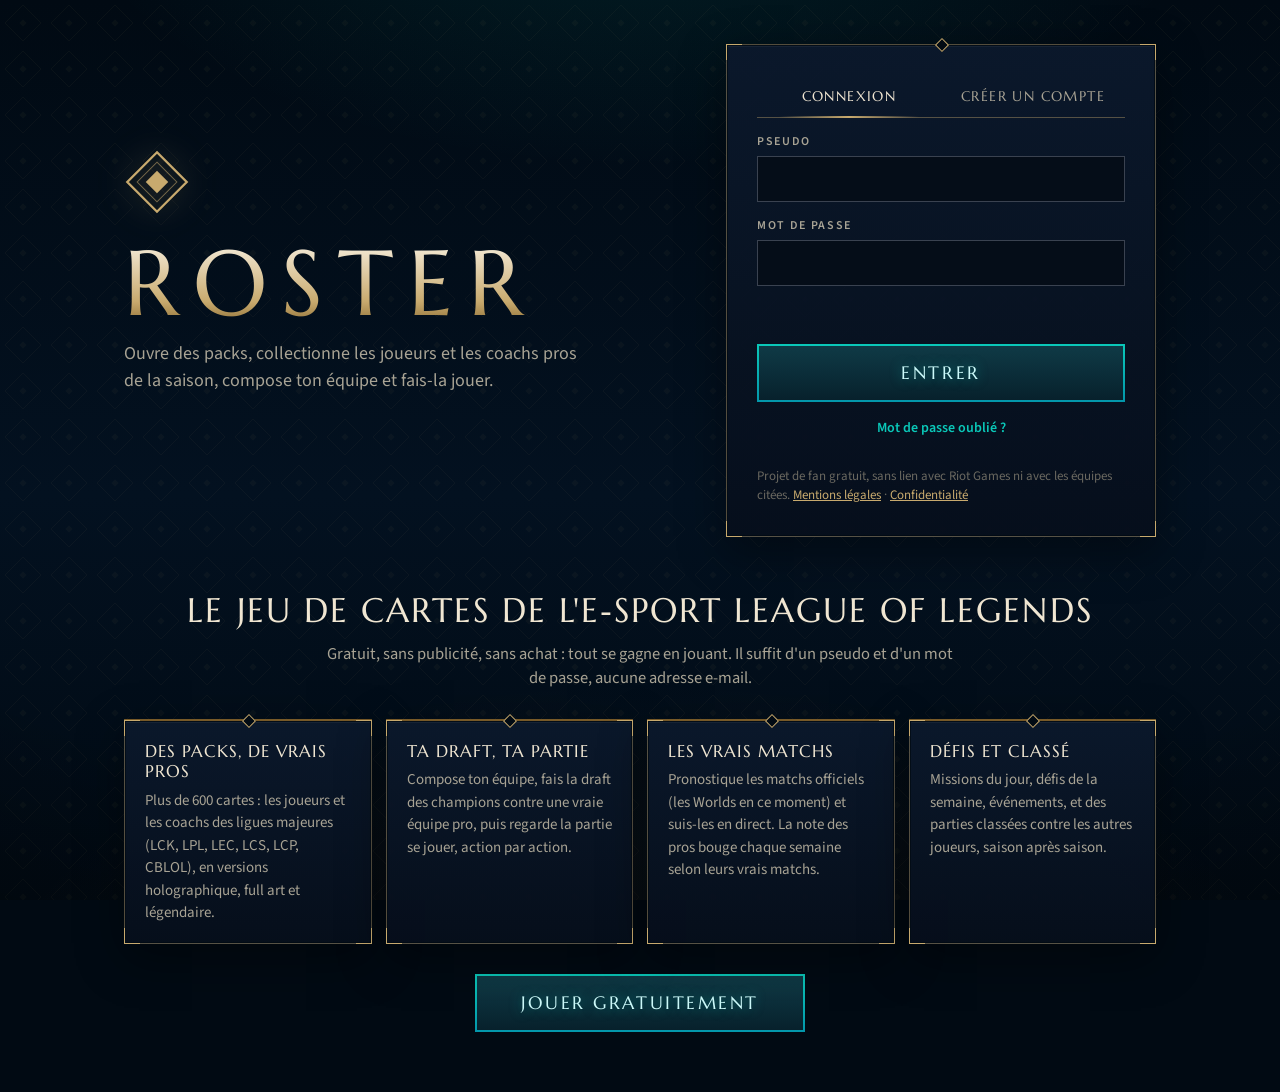
<file: jeux/roster/index.html>
<!doctype html>
<html lang="fr">
<head>
<meta charset="utf-8">
<meta name="viewport" content="width=device-width, initial-scale=1, viewport-fit=cover">
<meta name="theme-color" content="#010a13">
<meta name="color-scheme" content="dark">
<!-- la page ne charge de code que depuis ce site, et ne parle qu'au serveur du jeu (même adresse que dans js/config.js) -->
<meta http-equiv="Content-Security-Policy" content="default-src 'self'; script-src 'self'; style-src 'self' 'unsafe-inline'; font-src 'self'; img-src 'self' data: https://ddragon.leagueoflegends.com https://static.wikia.nocookie.net; connect-src 'self' https://jeu-cartes.jeu-cartes-serveur.workers.dev http://127.0.0.1:8787; frame-src https://www.youtube-nocookie.com; base-uri 'none'; form-action 'none'">
<title>Roster · Bcorps Labs</title>
<meta name="description" content="Jeu de cartes e-sport : ouvre des packs, collectionne les joueurs pros de la saison et fais-les s'affronter.">
<link rel="icon" type="image/png" href="img/favicon-64.png">
<link rel="apple-touch-icon" href="img/icone-180.png">
<link rel="manifest" href="manifest.webmanifest">
<meta name="theme-color" content="#010a13">
<meta name="apple-mobile-web-app-capable" content="yes">
<meta name="mobile-web-app-capable" content="yes">
<meta name="apple-mobile-web-app-title" content="Roster">
<meta name="apple-mobile-web-app-status-bar-style" content="black-translucent">
<!-- l'aperçu quand on partage le lien (Discord, WhatsApp, réseaux) -->
<meta property="og:title" content="Roster · Bcorps Labs">
<meta property="og:description" content="Jeu de cartes e-sport : ouvre des packs, collectionne les joueurs pros de la saison et fais-les s'affronter.">
<meta property="og:image" content="https://bcorpslabs.com/jeux/roster/img/icone-512.png">
<meta property="og:url" content="https://bcorpslabs.com/jeux/roster/">
<meta property="og:type" content="website">
<meta name="twitter:card" content="summary">
<link rel="preconnect" href="https://static.wikia.nocookie.net">
<link rel="stylesheet" href="fonts/polices.css">
<link rel="stylesheet" href="style.css">
<link rel="stylesheet" href="pack.css">
<link rel="stylesheet" href="combat.css">
<link rel="stylesheet" href="social.css">
<link rel="stylesheet" href="habillage.css">
</head>
<body class="fx">

<!-- dessins réutilisés partout : emblème, pictogrammes, silhouette des cartes sans photo -->
<svg width="0" height="0" style="position:absolute" aria-hidden="true">
  <!-- dorure du sachet de cartes (repère du dessin : 250 × 380) -->
  <defs><linearGradient id="pkGold" gradientUnits="userSpaceOnUse" x1="30" y1="40" x2="220" y2="340"><stop offset="0" stop-color="#fff3d6"/><stop offset=".3" stop-color="#d6b877"/><stop offset=".55" stop-color="#8f6c2e"/><stop offset=".78" stop-color="#cfb06c"/><stop offset="1" stop-color="#f6e7b8"/></linearGradient></defs>
  <!-- dorure du dos des cartes (repère du dessin : 100 × 140) -->
  <defs><linearGradient id="cardGold" gradientUnits="userSpaceOnUse" x1="8" y1="6" x2="92" y2="134"><stop offset="0" stop-color="#fff3d6"/><stop offset=".28" stop-color="#d6b877"/><stop offset=".52" stop-color="#8f6c2e"/><stop offset=".76" stop-color="#cfb06c"/><stop offset="1" stop-color="#f6e7b8"/></linearGradient></defs>
  <!-- full art : l'illustration du champion fétiche sculptée en bas-relief (ses parties claires ressortent, la lumière vient d'en haut à gauche) -->
  <defs><filter id="basRelief" x="0" y="0" width="100%" height="100%" color-interpolation-filters="sRGB">
    <feColorMatrix in="SourceGraphic" type="saturate" values="0" result="grey"/>
    <feColorMatrix in="SourceGraphic" type="luminanceToAlpha" result="h"/><feGaussianBlur in="h" stdDeviation="1.9" result="hb"/>
    <feDiffuseLighting in="hb" surfaceScale="8" diffuseConstant="1.2" lighting-color="#ffffff" result="lit"><feDistantLight azimuth="225" elevation="40"/></feDiffuseLighting>
    <feBlend in="lit" in2="grey" mode="multiply" result="carved"/>
    <feSpecularLighting in="hb" surfaceScale="8" specularConstant=".6" specularExponent="24" lighting-color="#ffffff" result="spec"><feDistantLight azimuth="225" elevation="40"/></feSpecularLighting>
    <feComposite in="carved" in2="spec" operator="arithmetic" k1="0" k2="1.2" k3="1" k4="-0.05"/>
  </filter></defs>
  <!-- le dos des cartes : la table du cristal, et le halo derrière lui -->
  <defs><radialGradient id="backGem" cx=".42" cy=".34" r=".8"><stop offset="0" stop-color="#ffffff"/><stop offset=".35" stop-color="#c9f6ff"/><stop offset="1" stop-color="#2f9fd6"/></radialGradient>
  <radialGradient id="backHalo"><stop offset="0" stop-color="#3fb6e6" stop-opacity=".34"/><stop offset=".45" stop-color="#2a7fc0" stop-opacity=".14"/><stop offset="1" stop-color="#2a7fc0" stop-opacity="0"/></radialGradient></defs>
  <symbol id="mark" viewBox="0 0 100 100">
    <path d="M50 5 95 50 50 95 5 50Z" fill="none" stroke="currentColor" stroke-width="3.5" stroke-linejoin="miter"/>
    <path d="M50 20 80 50 50 80 20 50Z" fill="none" stroke="currentColor" stroke-width="1.6" stroke-linejoin="miter" opacity=".55"/>
    <path d="M50 33 67 50 50 67 33 50Z" fill="currentColor" stroke="none"/>
  </symbol>
  <!-- un trophée, pour les titres mondiaux écrits sur une carte légendaire -->
  <symbol id="i-cup" viewBox="0 0 24 24"><path fill="currentColor" stroke="none" d="M7 3h10v2h3v3a4 4 0 0 1-3.6 4A5 5 0 0 1 13 14.9V18h3v3H8v-3h3v-3.1A5 5 0 0 1 7.6 12 4 4 0 0 1 4 8V5h3zm0 4H6v1a2 2 0 0 0 1.1 1.8C7 9.2 7 8.6 7 8zm10 0v1c0 .6 0 1.2-.1 1.8A2 2 0 0 0 18 8V7z"/></symbol>
  <symbol id="silhouette" viewBox="0 0 100 100">
    <circle cx="50" cy="33" r="17"/>
    <path d="M13 97c0-23 14-35 37-35s37 12 37 35"/>
  </symbol>
  <symbol id="i-pack" viewBox="0 0 24 24"><path d="M7 3h10v18H7zM7 7h10M12 10.5l2.5 2.5-2.5 2.5-2.5-2.5z"/></symbol>
  <symbol id="i-cards" viewBox="0 0 24 24"><path d="M8 4h11v15H8zM5 7v13h11"/></symbol>
  <symbol id="i-board" viewBox="0 0 24 24"><path d="M4 20v-8h5v8M9.5 20V5h5v15M15 20v-5h5v5M3 20h18"/></symbol>
  <symbol id="i-user" viewBox="0 0 24 24"><circle cx="12" cy="8" r="4"/><path d="M4 21c0-4.4 3.6-7 8-7s8 2.6 8 7"/></symbol>
  <symbol id="i-close" viewBox="0 0 24 24"><path d="M5 5l14 14M19 5L5 19"/></symbol>
  <symbol id="i-play" viewBox="0 0 24 24"><path d="M4 4l11 11M15 15l1.5 4.5M15 15l4.5 1.5M20 4L9 15M9 15l-1.5 4.5M9 15l-4.5 1.5"/></symbol>
  <symbol id="i-sound" viewBox="0 0 24 24"><path d="M4 9v6h4l5 4V5L8 9zM16.5 8.5a5 5 0 0 1 0 7M19 6a8.5 8.5 0 0 1 0 12"/></symbol>
  <symbol id="i-mute" viewBox="0 0 24 24"><path d="M4 9v6h4l5 4V5L8 9zM17 9.5l5 5M22 9.5l-5 5"/></symbol>
  <symbol id="i-pause" viewBox="0 0 24 24"><path d="M8.5 5v14M15.5 5v14"/></symbol>
  <symbol id="i-go" viewBox="0 0 24 24"><path d="M7.5 5l11 7-11 7z"/></symbol>
  <symbol id="i-coin" viewBox="0 0 24 24"><circle cx="12" cy="12" r="8.5"/><path d="M12 7.5 16.5 12 12 16.5 7.5 12z"/></symbol>
  <symbol id="i-tower" viewBox="0 0 24 24"><path d="M7 21h10M9 21V10.5L7.5 9V4.5h2.2v2h1.4v-2h1.8v2h1.4v-2h2.2V9L15 10.5V21"/></symbol>
  <symbol id="i-drake" viewBox="0 0 24 24"><path d="M12 3c.6 3.2 4.8 5.2 4.8 9.6a4.8 4.8 0 0 1-9.6 0c0-1.8.8-3.2 1.9-4.2.1 1.6.8 2.6 1.9 2.9C10.6 8.6 10.9 5.6 12 3z"/></symbol>
  <symbol id="i-baron" viewBox="0 0 24 24"><path d="M4.5 18.5h15M5.5 18.5 4 8l5 4 3-7 3 7 5-4-1.5 10.5"/></symbol>
  <!-- les larves du Néant et le Héraut de la Faille, qui précèdent le Baron dans sa fosse -->
  <symbol id="i-grubs" viewBox="0 0 24 24"><path d="M12 4.2c1.8 0 2.9 1.5 2.9 3.2s-1.1 3.2-2.9 3.2-2.9-1.5-2.9-3.2S10.2 4.2 12 4.2zM6.6 12.8c1.7 0 2.8 1.4 2.8 3.1S8.3 19 6.6 19s-2.8-1.4-2.8-3.1 1.1-3.1 2.8-3.1zM17.4 12.8c1.7 0 2.8 1.4 2.8 3.1S19.1 19 17.4 19s-2.8-1.4-2.8-3.1 1.1-3.1 2.8-3.1z"/></symbol>
  <symbol id="i-herald" viewBox="0 0 24 24"><path d="M3 12c2.6-4.6 5.7-6.6 9-6.6s6.4 2 9 6.6c-2.6 4.6-5.7 6.6-9 6.6S5.600 16.600 3 12z"/><path d="M12 8.600v6.800"/><circle cx="12" cy="12" r="3.400"/></symbol>
  <!-- sous la réaction d'un fan : un cœur, un partage -->
  <symbol id="i-heart" viewBox="0 0 24 24"><path d="M12 20 4.700 12.900a4.600 4.600 0 0 1 6.500-6.500l.8.8.8-.8a4.600 4.600 0 0 1 6.500 6.500z"/></symbol>
  <symbol id="i-repost" viewBox="0 0 24 24"><path d="M6.500 16V8.500h9M13 5.500l3 3-3 3M17.500 8v7.500h-9M11 18.500l-3-3 3-3"/></symbol>
  <!-- la musique de fond -->
  <symbol id="i-note" viewBox="0 0 24 24"><path d="M9 18V6l10-2v11.500"/><circle cx="6.700" cy="18" r="2.400"/><circle cx="16.700" cy="15.500" r="2.400"/></symbol>
  <symbol id="i-market" viewBox="0 0 24 24"><path d="M3.5 12.5V4.5h8l9 9-8 8z"/><circle cx="8" cy="9" r="1.4"/></symbol>
  <symbol id="i-friends" viewBox="0 0 24 24"><circle cx="9" cy="8.5" r="3.5"/><path d="M2.5 20.5c0-3.7 2.9-6 6.5-6s6.5 2.3 6.5 6"/><circle cx="17.2" cy="9.3" r="2.6"/><path d="M17.6 14.6c2.4.4 4 2.2 4 4.9"/></symbol>
</svg>

<div id="app"><div class="center"><div><div class="spin"></div>Chargement…</div></div></div>
<div id="toasts" aria-live="polite"></div>
<noscript><p style="padding:24px;text-align:center">Ce jeu a besoin de JavaScript pour fonctionner.</p></noscript>
<script src="js/erreurs.js"></script>
<script src="js/arrivee.js"></script>
<script type="module" src="js/app.js"></script>
</body>
</html>
</file>
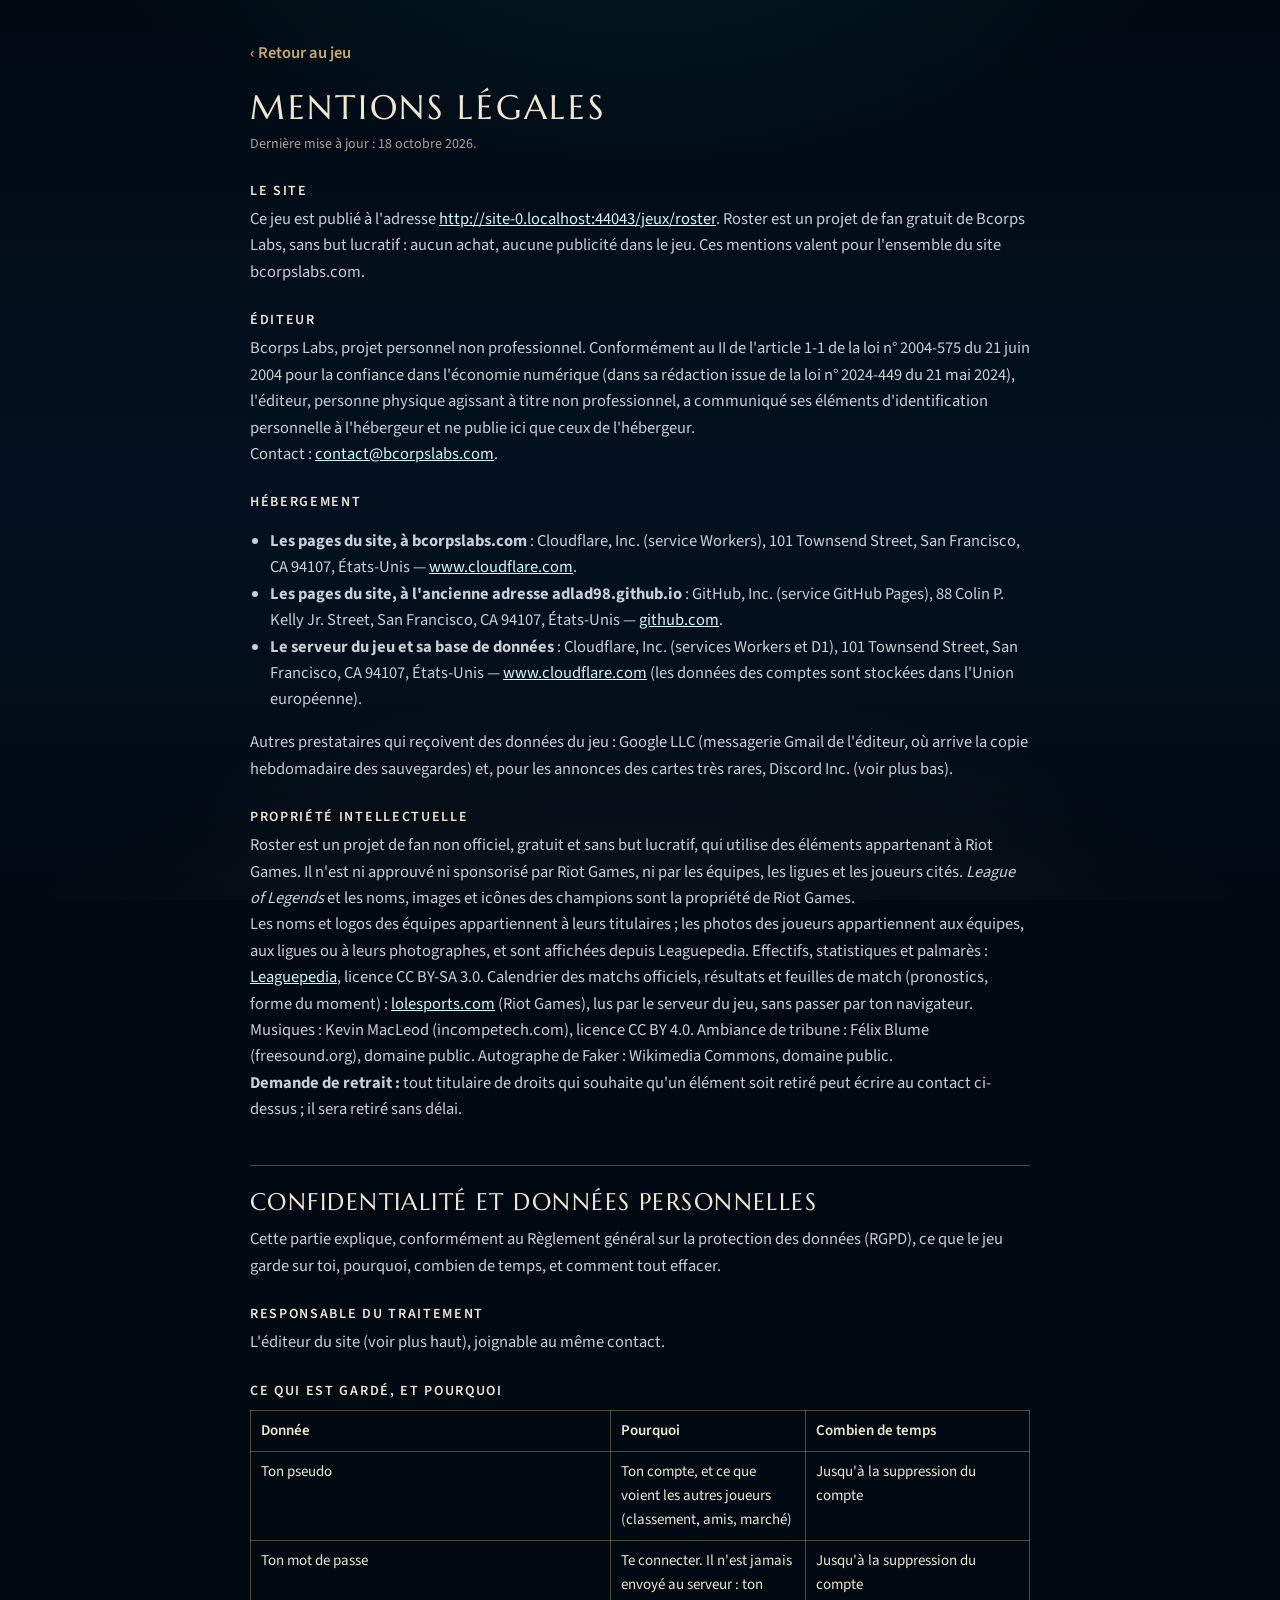
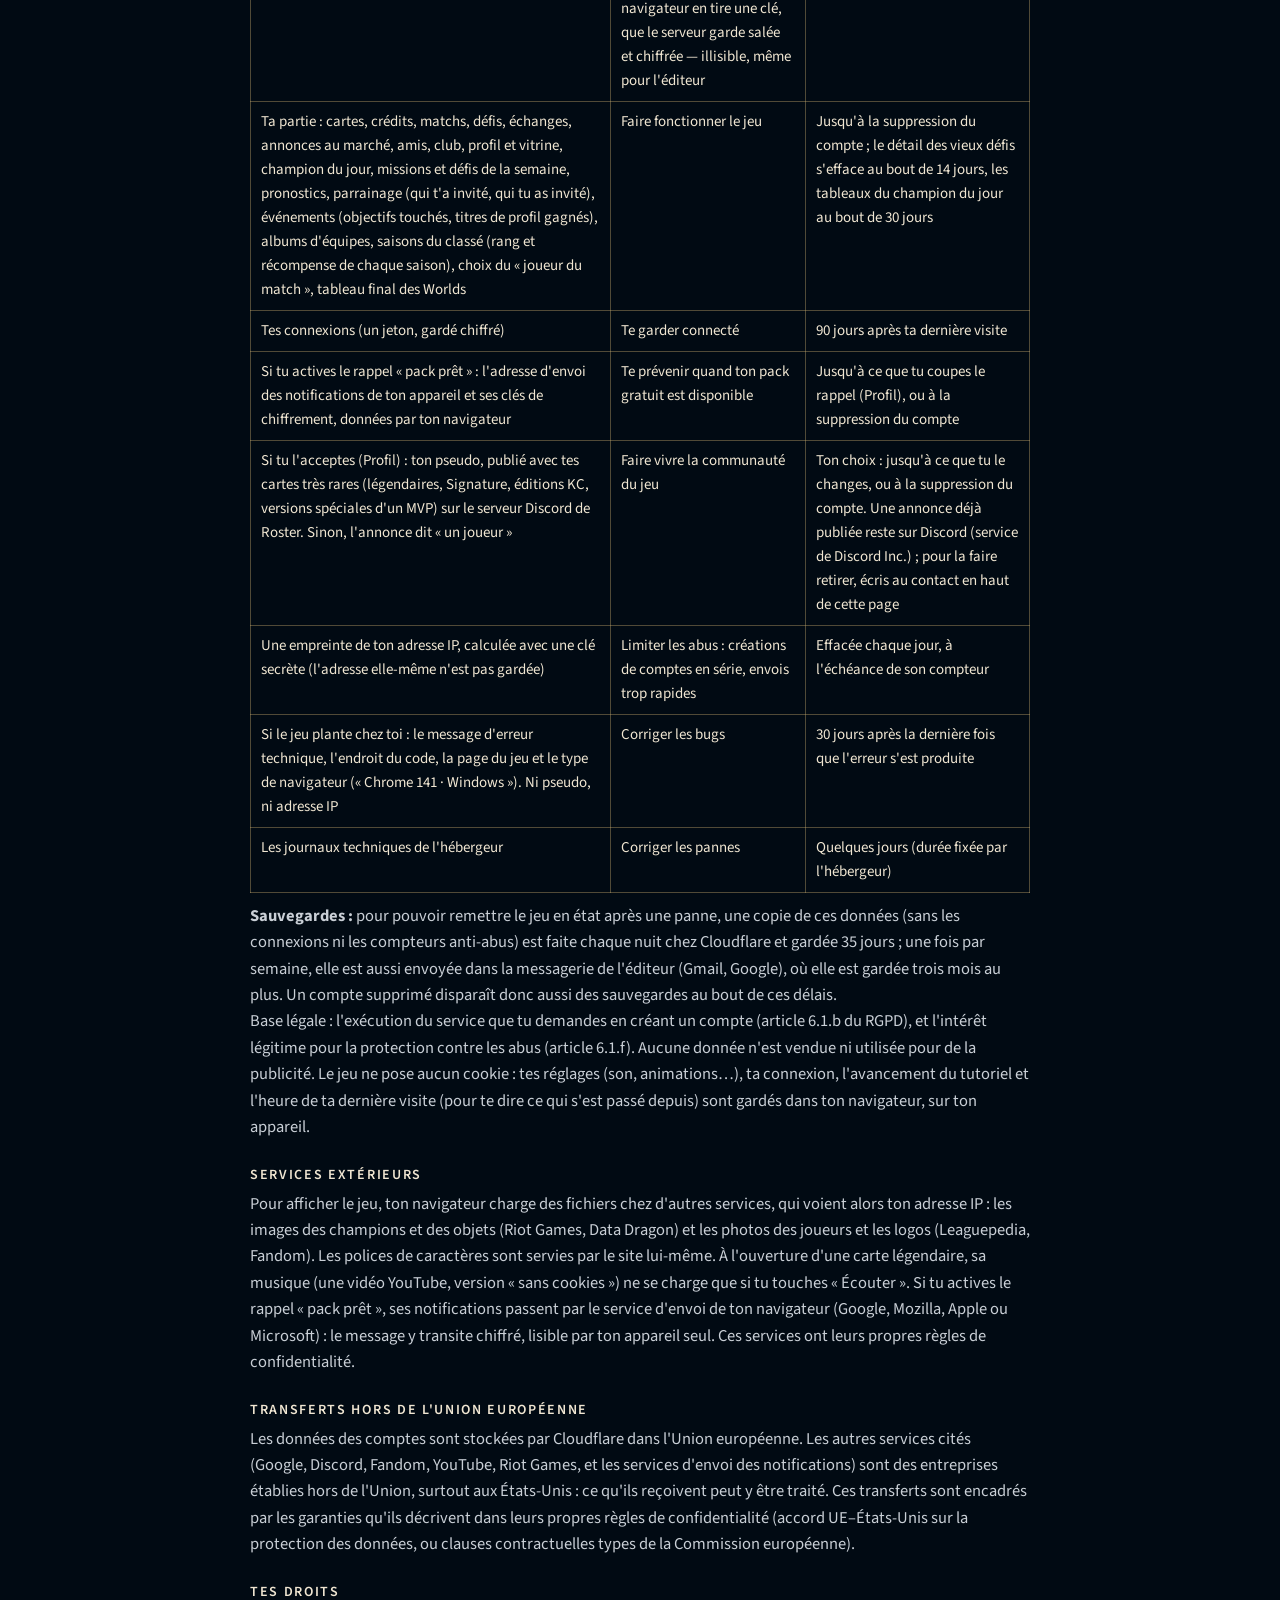
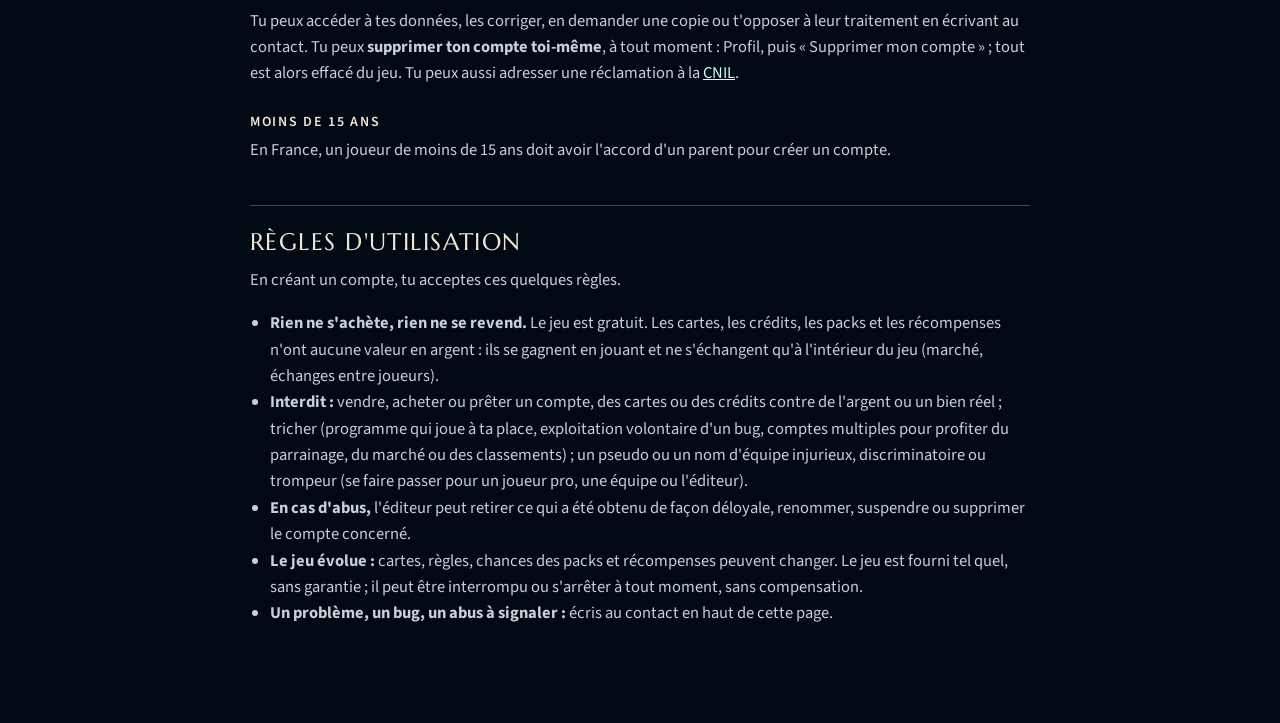
<file: jeux/roster/legal.html>
<!doctype html>
<html lang="fr">
<head>
<meta charset="utf-8">
<meta name="viewport" content="width=device-width, initial-scale=1, viewport-fit=cover">
<meta name="theme-color" content="#010a13">
<meta name="color-scheme" content="dark">
<meta http-equiv="Content-Security-Policy" content="default-src 'self'; script-src 'self'; style-src 'self' 'unsafe-inline'; font-src 'self'; img-src 'self' data:; base-uri 'none'; form-action 'none'">
<title>Mentions légales et confidentialité · Roster</title>
<link rel="icon" type="image/png" href="img/favicon-64.png">
<link rel="stylesheet" href="fonts/polices.css">
<link rel="stylesheet" href="style.css">
<style>
  body{min-height:100dvh}
  .legal{max-width:820px;margin:0 auto;padding:40px 20px 80px;color:var(--ink);font-size:16.5px;line-height:1.6}
  .legal a.back{color:var(--gold);text-decoration:none;font-weight:600}
  .legal h1{margin:22px 0 6px;font:400 34px/1.15 var(--title);letter-spacing:.08em;text-transform:uppercase;color:var(--gold-hi)}
  .legal h2{margin:42px 0 10px;padding-top:22px;border-top:1px solid var(--line2);font:400 24px/1.2 var(--title);letter-spacing:.06em;text-transform:uppercase;color:var(--gold-hi)}
  .legal h3{margin:26px 0 6px;font:600 14px/1.3 var(--text);letter-spacing:.12em;text-transform:uppercase;color:var(--ink)}
  .legal p,.legal li{color:#c9cfd6}
  .legal ul{padding-left:20px}
  .legal a{color:var(--blue-hi)}
  .legal table{width:100%;border-collapse:collapse;margin:10px 0;font-size:15px}
  .legal td,.legal th{padding:8px 10px;border:1px solid var(--line2);text-align:left;vertical-align:top}
  .legal th{color:var(--gold-hi);font-weight:600}
  .legal .maj{color:var(--mut);font-size:14px}
  @media (max-width:600px){.legal{font-size:15.5px}.legal h1{font-size:26px}.legal h2{font-size:21px}.legal table{font-size:13.5px}.legal td,.legal th{padding:6px}}
</style>
</head>
<body>
<main class="legal">
  <a class="back" href="./">‹ Retour au jeu</a>
  <h1>Mentions légales</h1>
  <p class="maj">Dernière mise à jour : 18 octobre 2026.</p>

  <h3>Le site</h3>
  <p>Ce jeu est publié à l'adresse <a data-site href="./">ce site</a>. Roster est un projet de fan gratuit de Bcorps Labs, sans but lucratif : aucun achat, aucune publicité dans le jeu. Ces mentions valent pour l'ensemble du site bcorpslabs.com.</p>

  <h3>Éditeur</h3>
  <p>Bcorps Labs, projet personnel non professionnel. Conformément au II de l'article 1-1 de la loi n° 2004-575 du 21 juin 2004 pour la confiance dans l'économie numérique (dans sa rédaction issue de la loi n° 2024-449 du 21 mai 2024), l'éditeur, personne physique agissant à titre non professionnel, a communiqué ses éléments d'identification personnelle à l'hébergeur et ne publie ici que ceux de l'hébergeur.<br>
  Contact : <a data-mail href="https://github.com/ADLAD98" target="_blank" rel="noopener">github.com/ADLAD98</a>.</p>

  <h3>Hébergement</h3>
  <ul id="hosts"><li>Chargement…</li></ul>
  <p>Autres prestataires qui reçoivent des données du jeu : Google LLC (messagerie Gmail de l'éditeur, où arrive la copie hebdomadaire des sauvegardes) et, pour les annonces des cartes très rares, Discord Inc. (voir plus bas).</p>

  <h3>Propriété intellectuelle</h3>
  <p>Roster est un projet de fan non officiel, gratuit et sans but lucratif, qui utilise des éléments appartenant à Riot Games. Il n'est ni approuvé ni sponsorisé par Riot Games, ni par les équipes, les ligues et les joueurs cités. <i>League of Legends</i> et les noms, images et icônes des champions sont la propriété de Riot Games.</p>
  <p>Les noms et logos des équipes appartiennent à leurs titulaires ; les photos des joueurs appartiennent aux équipes, aux ligues ou à leurs photographes, et sont affichées depuis Leaguepedia. Effectifs, statistiques et palmarès : <a href="https://lol.fandom.com/" target="_blank" rel="noopener">Leaguepedia</a>, licence CC BY-SA 3.0. Calendrier des matchs officiels, résultats et feuilles de match (pronostics, forme du moment) : <a href="https://lolesports.com/" target="_blank" rel="noopener">lolesports.com</a> (Riot Games), lus par le serveur du jeu, sans passer par ton navigateur. Musiques : Kevin MacLeod (incompetech.com), licence CC BY 4.0. Ambiance de tribune : Félix Blume (freesound.org), domaine public. Autographe de Faker : Wikimedia Commons, domaine public.</p>
  <p><b>Demande de retrait :</b> tout titulaire de droits qui souhaite qu'un élément soit retiré peut écrire au contact ci-dessus ; il sera retiré sans délai.</p>

  <h2 id="confidentialite">Confidentialité et données personnelles</h2>
  <p>Cette partie explique, conformément au Règlement général sur la protection des données (RGPD), ce que le jeu garde sur toi, pourquoi, combien de temps, et comment tout effacer.</p>

  <h3>Responsable du traitement</h3>
  <p>L'éditeur du site (voir plus haut), joignable au même contact.</p>

  <h3>Ce qui est gardé, et pourquoi</h3>
  <table>
    <tr><th>Donnée</th><th>Pourquoi</th><th>Combien de temps</th></tr>
    <tr><td>Ton pseudo</td><td>Ton compte, et ce que voient les autres joueurs (classement, amis, marché)</td><td>Jusqu'à la suppression du compte</td></tr>
    <tr><td>Ton mot de passe</td><td>Te connecter. Il n'est jamais envoyé au serveur : ton navigateur en tire une clé, que le serveur garde salée et chiffrée — illisible, même pour l'éditeur</td><td>Jusqu'à la suppression du compte</td></tr>
    <tr><td>Ta partie : cartes, crédits, matchs, défis, échanges, annonces au marché, amis, club, profil et vitrine, champion du jour, missions et défis de la semaine, pronostics, parrainage (qui t'a invité, qui tu as invité), événements (objectifs touchés, titres de profil gagnés), albums d'équipes, saisons du classé (rang et récompense de chaque saison), choix du « joueur du match », tableau final des Worlds</td><td>Faire fonctionner le jeu</td><td>Jusqu'à la suppression du compte ; le détail des vieux défis s'efface au bout de 14 jours, les tableaux du champion du jour au bout de 30 jours</td></tr>
    <tr><td>Tes connexions (un jeton, gardé chiffré)</td><td>Te garder connecté</td><td>90 jours après ta dernière visite</td></tr>
    <tr><td>Si tu actives le rappel « pack prêt » : l'adresse d'envoi des notifications de ton appareil et ses clés de chiffrement, données par ton navigateur</td><td>Te prévenir quand ton pack gratuit est disponible</td><td>Jusqu'à ce que tu coupes le rappel (Profil), ou à la suppression du compte</td></tr>
    <tr><td>Si tu l'acceptes (Profil) : ton pseudo, publié avec tes cartes très rares (légendaires, Signature, éditions KC, versions spéciales d'un MVP) sur le serveur Discord de Roster. Sinon, l'annonce dit « un joueur »</td><td>Faire vivre la communauté du jeu</td><td>Ton choix : jusqu'à ce que tu le changes, ou à la suppression du compte. Une annonce déjà publiée reste sur Discord (service de Discord Inc.) ; pour la faire retirer, écris au contact en haut de cette page</td></tr>
    <tr><td>Une empreinte de ton adresse IP, calculée avec une clé secrète (l'adresse elle-même n'est pas gardée)</td><td>Limiter les abus : créations de comptes en série, envois trop rapides</td><td>Effacée chaque jour, à l'échéance de son compteur</td></tr>
    <tr><td>Si le jeu plante chez toi : le message d'erreur technique, l'endroit du code, la page du jeu et le type de navigateur (« Chrome 141 · Windows »). Ni pseudo, ni adresse IP</td><td>Corriger les bugs</td><td>30 jours après la dernière fois que l'erreur s'est produite</td></tr>
    <tr><td>Les journaux techniques de l'hébergeur</td><td>Corriger les pannes</td><td>Quelques jours (durée fixée par l'hébergeur)</td></tr>
  </table>
  <p><b>Sauvegardes :</b> pour pouvoir remettre le jeu en état après une panne, une copie de ces données (sans les connexions ni les compteurs anti-abus) est faite chaque nuit chez Cloudflare et gardée 35 jours ; une fois par semaine, elle est aussi envoyée dans la messagerie de l'éditeur (Gmail, Google), où elle est gardée trois mois au plus. Un compte supprimé disparaît donc aussi des sauvegardes au bout de ces délais.</p>
  <p>Base légale : l'exécution du service que tu demandes en créant un compte (article 6.1.b du RGPD), et l'intérêt légitime pour la protection contre les abus (article 6.1.f). Aucune donnée n'est vendue ni utilisée pour de la publicité. Le jeu ne pose aucun cookie : tes réglages (son, animations…), ta connexion, l'avancement du tutoriel et l'heure de ta dernière visite (pour te dire ce qui s'est passé depuis) sont gardés dans ton navigateur, sur ton appareil.</p>

  <h3>Services extérieurs</h3>
  <p>Pour afficher le jeu, ton navigateur charge des fichiers chez d'autres services, qui voient alors ton adresse IP : les images des champions et des objets (Riot Games, Data Dragon) et les photos des joueurs et les logos (Leaguepedia, Fandom). Les polices de caractères sont servies par le site lui-même. À l'ouverture d'une carte légendaire, sa musique (une vidéo YouTube, version « sans cookies ») ne se charge que si tu touches « Écouter ». Si tu actives le rappel « pack prêt », ses notifications passent par le service d'envoi de ton navigateur (Google, Mozilla, Apple ou Microsoft) : le message y transite chiffré, lisible par ton appareil seul. Ces services ont leurs propres règles de confidentialité.</p>

  <h3>Transferts hors de l'Union européenne</h3>
  <p>Les données des comptes sont stockées par Cloudflare dans l'Union européenne. Les autres services cités (Google, Discord, Fandom, YouTube, Riot Games, et les services d'envoi des notifications) sont des entreprises établies hors de l'Union, surtout aux États-Unis : ce qu'ils reçoivent peut y être traité. Ces transferts sont encadrés par les garanties qu'ils décrivent dans leurs propres règles de confidentialité (accord UE–États-Unis sur la protection des données, ou clauses contractuelles types de la Commission européenne).</p>

  <h3>Tes droits</h3>
  <p>Tu peux accéder à tes données, les corriger, en demander une copie ou t'opposer à leur traitement en écrivant au contact. Tu peux <b>supprimer ton compte toi-même</b>, à tout moment : Profil, puis « Supprimer mon compte » ; tout est alors effacé du jeu. Tu peux aussi adresser une réclamation à la <a href="https://www.cnil.fr/fr/plaintes" target="_blank" rel="noopener">CNIL</a>.</p>

  <h3>Moins de 15 ans</h3>
  <p>En France, un joueur de moins de 15 ans doit avoir l'accord d'un parent pour créer un compte.</p>

  <h2 id="regles">Règles d'utilisation</h2>
  <p>En créant un compte, tu acceptes ces quelques règles.</p>
  <ul>
    <li><b>Rien ne s'achète, rien ne se revend.</b> Le jeu est gratuit. Les cartes, les crédits, les packs et les récompenses n'ont aucune valeur en argent : ils se gagnent en jouant et ne s'échangent qu'à l'intérieur du jeu (marché, échanges entre joueurs).</li>
    <li><b>Interdit :</b> vendre, acheter ou prêter un compte, des cartes ou des crédits contre de l'argent ou un bien réel ; tricher (programme qui joue à ta place, exploitation volontaire d'un bug, comptes multiples pour profiter du parrainage, du marché ou des classements) ; un pseudo ou un nom d'équipe injurieux, discriminatoire ou trompeur (se faire passer pour un joueur pro, une équipe ou l'éditeur).</li>
    <li><b>En cas d'abus,</b> l'éditeur peut retirer ce qui a été obtenu de façon déloyale, renommer, suspendre ou supprimer le compte concerné.</li>
    <li><b>Le jeu évolue :</b> cartes, règles, chances des packs et récompenses peuvent changer. Le jeu est fourni tel quel, sans garantie ; il peut être interrompu ou s'arrêter à tout moment, sans compensation.</li>
    <li><b>Un problème, un bug, un abus à signaler :</b> écris au contact en haut de cette page.</li>
  </ul>
</main>
<script type="module" src="js/legal.js"></script>
</body>
</html>
</file>
<file: jeux/roster/fonts/polices.css>
/* Les polices du jeu, servies par le site lui-même (et non plus par Google Fonts : aucun visiteur n'est ainsi
   envoyé chez Google). Marcellus, Mrs Saint Delafield et Source Sans 3 : licence SIL Open Font License 1.1 (LICENCES.txt). */
/* Marcellus 400, latin-ext */
@font-face {
  font-family: 'Marcellus';
  font-style: normal;
  font-weight: 400;
  font-display: swap;
  src: url(marcellus-latin-ext-0.woff2) format('woff2');
  unicode-range: U+0100-02BA, U+02BD-02C5, U+02C7-02CC, U+02CE-02D7, U+02DD-02FF, U+0304, U+0308, U+0329, U+1D00-1DBF, U+1E00-1E9F, U+1EF2-1EFF, U+2020, U+20A0-20AB, U+20AD-20C4, U+2113, U+2C60-2C7F, U+A720-A7FF;
}
/* Marcellus 400, latin */
@font-face {
  font-family: 'Marcellus';
  font-style: normal;
  font-weight: 400;
  font-display: swap;
  src: url(marcellus-latin-1.woff2) format('woff2');
  unicode-range: U+0000-00FF, U+0131, U+0152-0153, U+02BB-02BC, U+02C6, U+02DA, U+02DC, U+0304, U+0308, U+0329, U+2000-206F, U+20AC, U+2122, U+2191, U+2193, U+2212, U+2215, U+FEFF, U+FFFD;
}
/* Mrs Saint Delafield 400, latin-ext */
@font-face {
  font-family: 'Mrs Saint Delafield';
  font-style: normal;
  font-weight: 400;
  font-display: swap;
  src: url(mrs-saint-delafield-latin-ext-2.woff2) format('woff2');
  unicode-range: U+0100-02BA, U+02BD-02C5, U+02C7-02CC, U+02CE-02D7, U+02DD-02FF, U+0304, U+0308, U+0329, U+1D00-1DBF, U+1E00-1E9F, U+1EF2-1EFF, U+2020, U+20A0-20AB, U+20AD-20C4, U+2113, U+2C60-2C7F, U+A720-A7FF;
}
/* Mrs Saint Delafield 400, latin */
@font-face {
  font-family: 'Mrs Saint Delafield';
  font-style: normal;
  font-weight: 400;
  font-display: swap;
  src: url(mrs-saint-delafield-latin-3.woff2) format('woff2');
  unicode-range: U+0000-00FF, U+0131, U+0152-0153, U+02BB-02BC, U+02C6, U+02DA, U+02DC, U+0304, U+0308, U+0329, U+2000-206F, U+20AC, U+2122, U+2191, U+2193, U+2212, U+2215, U+FEFF, U+FFFD;
}
/* Source Sans 3 400, vietnamese */
@font-face {
  font-family: 'Source Sans 3';
  font-style: normal;
  font-weight: 400;
  font-display: swap;
  src: url(source-sans-3-vietnamese-4.woff2) format('woff2');
  unicode-range: U+0102-0103, U+0110-0111, U+0128-0129, U+0168-0169, U+01A0-01A1, U+01AF-01B0, U+0300-0301, U+0303-0304, U+0308-0309, U+0323, U+0329, U+1EA0-1EF9, U+20AB;
}
/* Source Sans 3 400, latin-ext */
@font-face {
  font-family: 'Source Sans 3';
  font-style: normal;
  font-weight: 400;
  font-display: swap;
  src: url(source-sans-3-latin-ext-5.woff2) format('woff2');
  unicode-range: U+0100-02BA, U+02BD-02C5, U+02C7-02CC, U+02CE-02D7, U+02DD-02FF, U+0304, U+0308, U+0329, U+1D00-1DBF, U+1E00-1E9F, U+1EF2-1EFF, U+2020, U+20A0-20AB, U+20AD-20C4, U+2113, U+2C60-2C7F, U+A720-A7FF;
}
/* Source Sans 3 400, latin */
@font-face {
  font-family: 'Source Sans 3';
  font-style: normal;
  font-weight: 400;
  font-display: swap;
  src: url(source-sans-3-latin-6.woff2) format('woff2');
  unicode-range: U+0000-00FF, U+0131, U+0152-0153, U+02BB-02BC, U+02C6, U+02DA, U+02DC, U+0304, U+0308, U+0329, U+2000-206F, U+20AC, U+2122, U+2191, U+2193, U+2212, U+2215, U+FEFF, U+FFFD;
}
/* Source Sans 3 600, vietnamese */
@font-face {
  font-family: 'Source Sans 3';
  font-style: normal;
  font-weight: 600;
  font-display: swap;
  src: url(source-sans-3-vietnamese-4.woff2) format('woff2');
  unicode-range: U+0102-0103, U+0110-0111, U+0128-0129, U+0168-0169, U+01A0-01A1, U+01AF-01B0, U+0300-0301, U+0303-0304, U+0308-0309, U+0323, U+0329, U+1EA0-1EF9, U+20AB;
}
/* Source Sans 3 600, latin-ext */
@font-face {
  font-family: 'Source Sans 3';
  font-style: normal;
  font-weight: 600;
  font-display: swap;
  src: url(source-sans-3-latin-ext-5.woff2) format('woff2');
  unicode-range: U+0100-02BA, U+02BD-02C5, U+02C7-02CC, U+02CE-02D7, U+02DD-02FF, U+0304, U+0308, U+0329, U+1D00-1DBF, U+1E00-1E9F, U+1EF2-1EFF, U+2020, U+20A0-20AB, U+20AD-20C4, U+2113, U+2C60-2C7F, U+A720-A7FF;
}
/* Source Sans 3 600, latin */
@font-face {
  font-family: 'Source Sans 3';
  font-style: normal;
  font-weight: 600;
  font-display: swap;
  src: url(source-sans-3-latin-6.woff2) format('woff2');
  unicode-range: U+0000-00FF, U+0131, U+0152-0153, U+02BB-02BC, U+02C6, U+02DA, U+02DC, U+0304, U+0308, U+0329, U+2000-206F, U+20AC, U+2122, U+2191, U+2193, U+2212, U+2215, U+FEFF, U+FFFD;
}
/* Source Sans 3 700, vietnamese */
@font-face {
  font-family: 'Source Sans 3';
  font-style: normal;
  font-weight: 700;
  font-display: swap;
  src: url(source-sans-3-vietnamese-4.woff2) format('woff2');
  unicode-range: U+0102-0103, U+0110-0111, U+0128-0129, U+0168-0169, U+01A0-01A1, U+01AF-01B0, U+0300-0301, U+0303-0304, U+0308-0309, U+0323, U+0329, U+1EA0-1EF9, U+20AB;
}
/* Source Sans 3 700, latin-ext */
@font-face {
  font-family: 'Source Sans 3';
  font-style: normal;
  font-weight: 700;
  font-display: swap;
  src: url(source-sans-3-latin-ext-5.woff2) format('woff2');
  unicode-range: U+0100-02BA, U+02BD-02C5, U+02C7-02CC, U+02CE-02D7, U+02DD-02FF, U+0304, U+0308, U+0329, U+1D00-1DBF, U+1E00-1E9F, U+1EF2-1EFF, U+2020, U+20A0-20AB, U+20AD-20C4, U+2113, U+2C60-2C7F, U+A720-A7FF;
}
/* Source Sans 3 700, latin */
@font-face {
  font-family: 'Source Sans 3';
  font-style: normal;
  font-weight: 700;
  font-display: swap;
  src: url(source-sans-3-latin-6.woff2) format('woff2');
  unicode-range: U+0000-00FF, U+0131, U+0152-0153, U+02BB-02BC, U+02C6, U+02DA, U+02DC, U+0304, U+0308, U+0329, U+2000-206F, U+20AC, U+2122, U+2191, U+2193, U+2212, U+2215, U+FEFF, U+FFFD;
}
</file>
<file: jeux/roster/style.css>
/* Roster — jeu de cartes e-sport.
   Habillage dans l'esprit de League of Legends : bleu nuit, filets dorés, turquoise « hextech », titres élégants, textes lisibles. */
:root{
  --bg:#010a13; --bg2:#04121f; --panel:#091428; --panel2:#0b1c33; --raise:#102a43;
  --ink:#f0e6d2; --mut:#a8a394; --faint:#6a6860;
  --gold:#c8aa6e; --gold-hi:#f0e6d2; --gold-lo:#785a28; --gold-mid:#c89b3c;
  --blue:#0ac8b9; --blue-hi:#cdfafa; --blue-lo:#0397ab; --blue-deep:#0a323c;
  --line:rgba(200,170,110,.16); --line2:rgba(200,170,110,.4);
  --alert:#f0566b; --ok:#3ddc97;
  --title:"Marcellus","Palatino Linotype","Book Antiqua",Georgia,serif;
  --text:"Source Sans 3","Segoe UI",system-ui,sans-serif;
  /* les cinq rangs : bronze, argent, or, hextech, prismatique */
  --t1:#b08660; --t2:#b7c3cf; --t3:#d9b45a; --t4:#27d3c4; --t5:#ffe7a8;
  --top:60px; --tabs:62px;
  color-scheme:dark;
}
@property --spin{syntax:"<angle>";inherits:false;initial-value:0deg}
*{box-sizing:border-box}
[hidden]{display:none!important}
html{background:var(--bg);-webkit-text-size-adjust:100%;overflow-x:hidden}
body{margin:0;min-height:100dvh;color:var(--ink);font:16px/1.5 var(--text);-webkit-font-smoothing:antialiased;-webkit-tap-highlight-color:transparent;
  background:
    radial-gradient(900px 480px at 50% -150px,rgba(10,200,185,.11),transparent 66%),
    radial-gradient(1100px 620px at 50% 118%,rgba(200,170,110,.07),transparent 62%),
    linear-gradient(#010a13,#031120 55%,#010a13);
  background-attachment:fixed}
svg{flex:none;fill:none;stroke:currentColor;stroke-width:1.5;stroke-linecap:round;stroke-linejoin:round}
svg.ic{width:20px;height:20px}
button,input,select{font:inherit;color:inherit}
button{cursor:pointer}
a{color:var(--gold)}
h1,h2,h3,p{margin:0}
::placeholder{color:var(--faint)}
::selection{background:rgba(10,200,185,.35)}
*{scrollbar-width:thin;scrollbar-color:rgba(200,170,110,.35) transparent}
:focus-visible{outline:1px solid var(--blue);outline-offset:3px}
.label{font:600 12px/1.2 var(--text);letter-spacing:.14em;text-transform:uppercase;color:var(--mut)}
.spacer{flex:1}
.num{font-variant-numeric:tabular-nums}

/* ---------- boutons ---------- */
.btn{display:inline-flex;align-items:center;justify-content:center;gap:10px;height:42px;padding:0 22px;border:1px solid;border-image:linear-gradient(#c8aa6e,#785a28) 1;
  background:#161b22;color:#cdbe91;font:400 14px/1 var(--title);letter-spacing:.1em;text-transform:uppercase;text-decoration:none;white-space:nowrap;
  transition:color .15s,background .15s,box-shadow .15s}
.btn:hover{color:var(--gold-hi);border-image:linear-gradient(#f0e6d2,#c8aa6e) 1;background:linear-gradient(#1e2328,#383222);box-shadow:0 0 16px rgba(200,170,110,.2)}
.btn:active{transform:translateY(1px) scale(.985)}
body.fx .btn{transition:color .15s,background .15s,box-shadow .15s,transform .12s cubic-bezier(.2,.8,.3,1.3)}
body.fx .btn.primary:not([disabled]):hover{transform:translateY(-1px)}
body.fx .btn.primary:not([disabled]):active{transform:translateY(1px) scale(.985)}
.btn.primary{border:2px solid;border-image:linear-gradient(#0ac8b9,#0397ab) 1;background:linear-gradient(#0f3a46,#07212c);color:var(--blue-hi);text-shadow:0 0 12px rgba(10,200,185,.55)}
.btn.primary:hover{border-image:linear-gradient(#cdfafa,#0ac8b9) 1;background:linear-gradient(#14505f,#0a2c3a);color:#fff;box-shadow:0 0 24px rgba(10,200,185,.4)}
.btn.big{height:58px;padding:0 44px;font-size:18px;letter-spacing:.14em}
.btn.danger:hover{border-image:linear-gradient(#f0566b,#7a1f2c) 1;color:#ffc9d1;background:linear-gradient(#1e2328,#3a1c22);box-shadow:none}
.btn[disabled]{opacity:.45;pointer-events:none}

/* ---------- panneaux : fond bleu nuit, filet doré, petit losange en haut ---------- */
.panel{position:relative;padding:24px;background:linear-gradient(180deg,rgba(11,24,44,.95),rgba(6,14,27,.95));border:1px solid var(--line2);
  box-shadow:0 14px 44px rgba(0,0,0,.4),inset 0 0 0 1px rgba(1,10,19,.85),inset 0 1px 0 1px rgba(240,230,210,.05)}
.panel::before{content:"";position:absolute;top:-5px;left:50%;width:8px;height:8px;margin-left:-4px;transform:rotate(45deg);background:var(--bg);border:1px solid var(--gold)}

/* ---------- ossature ---------- */
#app{min-height:100dvh;display:flex;flex-direction:column}
.top{position:sticky;top:0;z-index:20;display:flex;align-items:center;gap:26px;height:var(--top);padding:0 max(22px,env(safe-area-inset-left));background:rgba(1,10,19,.95)}
.top::after{content:"";position:absolute;left:0;right:0;bottom:0;height:1px;background:linear-gradient(90deg,transparent,var(--gold-lo) 18%,var(--gold) 50%,var(--gold-lo) 82%,transparent)}
.brand{display:flex;align-items:center;gap:12px;text-decoration:none;font:400 23px/1 var(--title);letter-spacing:.22em;text-transform:uppercase;
  background:linear-gradient(#f0e6d2,#c8aa6e);-webkit-background-clip:text;background-clip:text;color:transparent}
.brand svg{width:28px;height:28px;color:var(--gold)}
.brand small{align-self:flex-end;padding-bottom:3px;font:600 11px/1 var(--text);letter-spacing:.16em;color:var(--faint);-webkit-text-fill-color:var(--faint)}
.nav{display:flex;gap:2px}
.nav a,.tabs a{position:relative;display:flex;align-items:center;gap:8px;color:var(--mut);text-decoration:none;font:400 15px/1 var(--title);letter-spacing:.1em;text-transform:uppercase;transition:color .15s}
.nav a{height:var(--top);padding:0 16px}
.nav a:hover{color:var(--gold-hi)}
.nav a.on{color:var(--gold-hi)}
.nav a.on::after{content:"";position:absolute;left:50%;bottom:-4px;width:8px;height:8px;margin-left:-4px;transform:rotate(45deg);background:var(--gold);box-shadow:0 0 10px var(--gold);z-index:1}
/* les menus vivent un peu : un filet se déploie sous l'onglet qu'on survole, le losange de l'onglet choisi vient s'y poser */
.nav a::before{content:"";position:absolute;left:16px;right:16px;bottom:17px;height:1px;background:linear-gradient(90deg,transparent,var(--gold),transparent);opacity:0;transform:scaleX(.2);transition:transform .28s cubic-bezier(.2,.75,.25,1),opacity .28s}
.nav a:hover::before,.nav a.on::before{opacity:.75;transform:none}
@keyframes navDot{from{opacity:0;transform:translateY(-9px) rotate(45deg) scale(.3)}}
body.fx .nav a.on::after{animation:navDot .36s cubic-bezier(.2,.8,.3,1.25)}
/* le passage d'une page à l'autre : l'ancienne s'efface, les blocs de la nouvelle arrivent l'un après l'autre, du côté de son onglet */
@keyframes pageOut{to{opacity:0}}
@keyframes pageIn{from{opacity:0;transform:translate3d(calc(var(--dir,0) * 30px),8px,0)}}
body.fx .main.page-out{animation:pageOut .12s ease-in forwards}
body.fx .main.page-in>*{animation:pageIn .44s cubic-bezier(.2,.75,.25,1) backwards}
body.fx .main.page-in>*:nth-child(2){animation-delay:.05s}
body.fx .main.page-in>*:nth-child(3){animation-delay:.1s}
body.fx .main.page-in>*:nth-child(4){animation-delay:.15s}
body.fx .main.page-in>*:nth-child(n+5){animation-delay:.2s}
/* le bouton de la musique de fond : barré quand elle est coupée */
.tune{position:relative;display:grid;place-items:center;width:34px;height:34px;margin:0 -8px;padding:0;border:0;background:none;color:var(--gold);cursor:pointer}
.tune:hover{color:var(--gold-hi)}
.tune svg{width:19px;height:19px}
.tune.off{color:var(--faint)}
.tune.off::after{content:"";position:absolute;left:7px;right:7px;top:50%;height:1.5px;background:currentColor;transform:rotate(-38deg)}
.tune.open{color:var(--gold-hi)}
/* le réglage du son : un petit panneau, deux curseurs (musique, effets) */
.vol{position:fixed;z-index:200;display:grid;gap:16px;padding:16px 16px 18px;border:1px solid var(--gold-lo);background:linear-gradient(#0b1626,#060d18);box-shadow:0 14px 40px rgba(0,0,0,.7);animation:fade .15s}
.vol-row{display:grid;grid-template-columns:30px 1fr auto;align-items:center;gap:4px 10px}
.vol-row>button{display:grid;place-items:center;width:30px;height:30px;padding:0;border:1px solid var(--line2);background:#050d18;color:var(--gold);cursor:pointer}
.vol-row>button:hover{color:var(--gold-hi);border-color:var(--gold-lo)}
.vol-row>button svg{width:17px;height:17px}
.vol-row>span{font:600 12.5px/1 var(--text);letter-spacing:.12em;text-transform:uppercase;color:var(--ink)}
.vol-row>output{min-width:44px;text-align:right;font:600 13px/1 var(--text);color:var(--gold-hi);font-variant-numeric:tabular-nums}
.vol-row>input{grid-column:1/-1;width:100%;height:26px;margin:0;background:none;cursor:pointer;-webkit-appearance:none;appearance:none;touch-action:pan-y}
.vol-row>input::-webkit-slider-runnable-track{height:4px;background:linear-gradient(90deg,var(--gold) var(--v,50%),#26303f var(--v,50%))}
.vol-row>input::-moz-range-track{height:4px;background:linear-gradient(90deg,var(--gold) var(--v,50%),#26303f var(--v,50%))}
.vol-row>input::-webkit-slider-thumb{-webkit-appearance:none;width:16px;height:16px;margin-top:-6px;border:1px solid var(--gold-hi);background:#0b1626;transform:rotate(45deg);box-shadow:0 0 10px rgba(200,170,110,.45)}
.vol-row>input::-moz-range-thumb{width:14px;height:14px;border:1px solid var(--gold-hi);border-radius:0;background:#0b1626;transform:rotate(45deg);box-shadow:0 0 10px rgba(200,170,110,.45)}
.vol-row>input:focus-visible{outline:1px solid var(--blue);outline-offset:3px}
.vol-row.off>span,.vol-row.off>output{color:var(--faint)}
.vol-row.off>button{color:var(--faint)}
.vol-row.off>input{opacity:.45}
/* au doigt (téléphone, tablette) : des cibles plus larges — le bouton ♪, les pictogrammes, et surtout la poignée des curseurs, qu'un
   iPhone demande d'attraper pour la faire glisser */
@media (pointer:coarse){
  .tune::before{content:"";position:absolute;inset:-6px -3px}
  .vol{gap:20px;padding:18px 18px 20px}
  .vol-row{grid-template-columns:40px 1fr auto;gap:6px 12px}
  .vol-row>button{width:40px;height:40px}
  .vol-row>button svg{width:20px;height:20px}
  .vol-row>span{font-size:13.5px}
  .vol-row>output{font-size:14.5px}
  .vol-row>input{height:42px}
  .vol-row>input::-webkit-slider-runnable-track{height:6px}
  .vol-row>input::-moz-range-track{height:6px}
  .vol-row>input::-webkit-slider-thumb{width:26px;height:26px;margin-top:-10px}
  .vol-row>input::-moz-range-thumb{width:24px;height:24px}
}
.who{display:flex;align-items:center;gap:9px;color:var(--mut);text-decoration:none;font:600 15px/1 var(--text)}
.who svg{color:var(--gold)}
.who:hover{color:var(--gold-hi)}
.main{flex:1;width:100%;max-width:1200px;margin:0 auto;padding:34px 24px 70px;overflow-x:clip}
.tabs{display:none}
.eyebrow{font:600 13px/1.2 var(--text);letter-spacing:.18em;text-transform:uppercase;color:var(--blue)}
.h1{font:400 38px/1.1 var(--title);letter-spacing:.05em;text-transform:uppercase;color:var(--gold-hi)}
.h2{display:flex;align-items:center;gap:14px;margin:0 0 18px;font:400 16px/1 var(--title);letter-spacing:.16em;text-transform:uppercase;color:var(--gold)}
.h2::before{content:"";width:7px;height:7px;transform:rotate(45deg);background:var(--gold);flex:none}
.h2::after{content:"";flex:1;height:1px;background:linear-gradient(90deg,var(--line2),transparent)}
.lead{color:var(--mut);font-size:17px}
.center{display:grid;place-items:center;min-height:60dvh;text-align:center;color:var(--mut)}
.spin{width:38px;height:38px;margin:0 auto 16px;border:2px solid var(--line2);border-top-color:var(--gold);border-radius:50%;animation:turn .9s linear infinite}
@keyframes turn{to{transform:rotate(360deg)}}

/* ---------- la carte ---------- */
/* Une vraie carte à collectionner. Sa silhouette est un blason (coins du haut coupés, pointe en bas) ; son cadre, un métal épais doublé
   d'un filet et renforcé aux angles ; la note pend d'un fanion ; le joueur se tient devant l'illustration de son champion fétiche,
   teintée à la couleur de son rang ; son nom est gravé sur un bandeau.
   Les formes sont des masques (de petits dessins vectoriels), les matières des dégradés à la couleur du rang :
   --tc (la teinte), --hi (le reflet), --lo (l'ombre).
   Tout est dessiné en « cqw » (centièmes de la largeur de la carte) : la même carte sert de 60 à 400 pixels de large. */
.card{--tc:var(--t1);--hi:#f0d2b0;--lo:#4f3826;--flip:.7s;position:relative;width:var(--w,200px);aspect-ratio:5/7;flex:none;container-type:inline-size;perspective:1100px;
  -webkit-user-select:none;user-select:none;
  /* la silhouette ; le cadre (anneau de métal, filet intérieur, renforts des angles, clé de la pointe) ; la gorge sombre entre les deux */
  --shape:url("data:image/svg+xml,%3Csvg xmlns='http://www.w3.org/2000/svg' viewBox='0 0 100 140' preserveAspectRatio='none'%3E%3Cpath d='M8 0H92L100 8V131L50 140 0 131V8Z'/%3E%3C/svg%3E");
  --frame:url("data:image/svg+xml,%3Csvg xmlns='http://www.w3.org/2000/svg' viewBox='0 0 100 140' preserveAspectRatio='none'%3E%3Cg fill-rule='evenodd'%3E%3Cpath d='M8 0H92L100 8V131L50 140 0 131V8Z M8.29 .7H91.71L99.3 8.29V130.41L50 139.29 .7 130.41V8.29Z'/%3E%3Cpath fill-opacity='.8' d='M8.29 .7H91.71L99.3 8.29V130.41L50 139.29 .7 130.41V8.29Z M8.79 1.9H91.21L98.1 8.79V129.41L50 138.07 1.9 129.41V8.79Z'/%3E%3Cpath fill-opacity='.52' d='M8.79 1.9H91.21L98.1 8.79V129.41L50 138.07 1.9 129.41V8.79Z M9.08 2.6H90.92L97.4 9.08V128.83L50 137.36 2.6 128.83V9.08Z'/%3E%3Cpath fill-opacity='.9' d='M9.53 3.7H90.47L96.3 9.53V127.91L50 136.24 3.7 127.91V9.53Z M9.74 4.2H90.26L95.8 9.74V127.49L50 135.73 4.2 127.49V9.74Z'/%3E%3C/g%3E%3Cpath d='M2.6 9.08 9.08 2.6H15.5L2.6 15.5Z M97.4 9.08 90.92 2.6H84.5L97.4 15.5Z M50 127.2 54.6 132 50 136.8 45.4 132Z M2.6 66H4.6V76H2.6Z M95.4 66H97.4V76H95.4Z'/%3E%3C/svg%3E");
  --groove:url("data:image/svg+xml,%3Csvg xmlns='http://www.w3.org/2000/svg' viewBox='0 0 100 140' preserveAspectRatio='none'%3E%3Cpath fill-rule='evenodd' d='M9.08 2.6H90.92L97.4 9.08V128.83L50 137.36 2.6 128.83V9.08Z M9.53 3.7H90.47L96.3 9.53V127.91L50 136.24 3.7 127.91V9.53Z'/%3E%3C/svg%3E");
  --hex:url("data:image/svg+xml,%3Csvg xmlns='http://www.w3.org/2000/svg' viewBox='0 0 17.32 30'%3E%3Cpath d='M8.66 0 17.32 5v10L8.66 20 0 15V5zM8.66 20v10' fill='none' stroke='%23fff' stroke-opacity='.55' stroke-width='.45'/%3E%3C/svg%3E")}
.card.t2{--tc:var(--t2);--hi:#f4f8fb;--lo:#4d5863}
.card.t3{--tc:var(--t3);--hi:#fff0c2;--lo:#7a561a}
.card.t4{--tc:var(--t4);--hi:#d6fffa;--lo:#0a5563}
.card.t5{--tc:var(--t5);--hi:#ffffff;--lo:#3fbfdd}
.card-in{position:absolute;inset:0;transform-style:preserve-3d;transition:transform var(--flip) cubic-bezier(.2,.75,.2,1)}
.card.is-back .card-in{transform:rotateY(180deg)}
.card-face{position:absolute;inset:0;overflow:hidden;backface-visibility:hidden;-webkit-backface-visibility:hidden;background:#060d18;
  -webkit-mask:var(--shape) center/100% 100% no-repeat;mask:var(--shape) center/100% 100% no-repeat;
  /* à mi-retournement, la face qui ne doit plus se voir est masquée pour de bon (certains navigateurs montrent sinon l'envers) */
  transition:visibility 0s calc(var(--flip) / 2)}
.card.is-back .card-front,.card:not(.is-back) .card-back{visibility:hidden}
.card-back{transform:rotateY(180deg)}
/* le décor : une nuit teintée par le rang, deux faisceaux de scène qui se croisent, une lueur d'horizon derrière les épaules */
.card-bg{position:absolute;inset:0;background:
  linear-gradient(113deg,rgba(0,0,0,0) 31%,color-mix(in srgb,var(--tc) 17%,transparent) 43%,rgba(0,0,0,0) 56%),
  linear-gradient(-113deg,rgba(0,0,0,0) 26%,color-mix(in srgb,var(--tc) 13%,transparent) 40%,rgba(0,0,0,0) 54%),
  radial-gradient(100% 30% at 56% 60%,color-mix(in srgb,var(--tc) 32%,transparent),rgba(0,0,0,0) 74%),
  linear-gradient(180deg,color-mix(in srgb,var(--tc) 26%,#0a1220) 0%,#0a1524 40%,#050b15 100%)}
/* une maille hexagonale, à peine visible, qui se perd vers les bords */
.card-bg::after{content:"";position:absolute;inset:0;opacity:.5;background:var(--hex) 0 0/12cqw 20.78cqw;
  -webkit-mask-image:radial-gradient(90% 62% at 58% 30%,#000 0,rgba(0,0,0,0) 80%);mask-image:radial-gradient(90% 62% at 58% 30%,#000 0,rgba(0,0,0,0) 80%)}
/* l'illustration du champion fétiche du joueur : en monochrome, elle prend la teinte du décor */
.card-art{position:absolute;top:0;left:0;width:100%;height:72%;object-fit:cover;object-position:50% 14%;opacity:.5;filter:grayscale(1) contrast(1.2);mix-blend-mode:luminosity;
  -webkit-mask-image:linear-gradient(to bottom,#000 52%,rgba(0,0,0,0) 97%);mask-image:linear-gradient(to bottom,#000 52%,rgba(0,0,0,0) 97%)}
/* le sigle de l'équipe, en grand et en creux (seulement quand il n'y a pas d'illustration : les coachs) */
.card-wm{position:absolute;top:17%;left:8%;right:-8%;text-align:center;font:400 42cqw/1 var(--title);letter-spacing:-.02em;color:transparent;-webkit-text-stroke:.3cqw color-mix(in srgb,var(--tc) 34%,transparent);white-space:nowrap;pointer-events:none}
.card-art~.card-wm{display:none}
/* le joueur : un liseré de lumière à la couleur du rang, et son ombre portée sur le décor */
.card-photo{position:absolute;top:3.2%;left:9%;width:100%;height:64%;object-fit:cover;object-position:50% 0;
  filter:drop-shadow(0 0 1.3cqw color-mix(in srgb,var(--tc) 42%,transparent)) drop-shadow(-1.4cqw 1.8cqw 2.2cqw rgba(0,0,0,.5));
  -webkit-mask-image:linear-gradient(to bottom,#000 72%,rgba(0,0,0,0) 99%);mask-image:linear-gradient(to bottom,#000 72%,rgba(0,0,0,0) 99%)}
.card-ph{position:absolute;top:11%;left:21%;width:74%;height:54%;color:var(--tc);opacity:.34;stroke-width:1.2}
/* Le portrait est posé dans un cadre qui couvre la carte. Quand on connaît son cadrage (frames.js), il y prend la place et la taille qui
   donnent à toutes les têtes la même largeur, et se fond en bas là où l'habillage le prévoit (--f0, --f1 : parts de la hauteur). */
.card-pic{position:absolute;inset:0;pointer-events:none}
.card-pic.framed{overflow:hidden;-webkit-mask-image:linear-gradient(to bottom,#000 var(--f0),rgba(0,0,0,0) var(--f1));mask-image:linear-gradient(to bottom,#000 var(--f0),rgba(0,0,0,0) var(--f1))}
.card .card-pic.framed .card-photo{object-fit:fill;-webkit-mask-image:none;mask-image:none}
/* des épaules coupées net par le bord de la photo, quand ce bord tombe dans la carte : il se fond */
.card .card-pic.framed .card-photo.fl{-webkit-mask-image:linear-gradient(to right,rgba(0,0,0,0) 0,#000 16%);mask-image:linear-gradient(to right,rgba(0,0,0,0) 0,#000 16%)}
.card .card-pic.framed .card-photo.fr{-webkit-mask-image:linear-gradient(to left,rgba(0,0,0,0) 0,#000 16%);mask-image:linear-gradient(to left,rgba(0,0,0,0) 0,#000 16%)}
.card .card-pic.framed .card-photo.fl.fr{-webkit-mask-image:linear-gradient(to right,rgba(0,0,0,0) 0,#000 16%,#000 84%,rgba(0,0,0,0) 100%);mask-image:linear-gradient(to right,rgba(0,0,0,0) 0,#000 16%,#000 84%,rgba(0,0,0,0) 100%)}
/* le bas de la carte s'assombrit pour porter le nom ; les bords se referment en vignette */
.card-shade{position:absolute;inset:0;background:
  linear-gradient(to top,#050b15 0,#050b15 31%,rgba(5,11,21,.88) 38%,rgba(5,11,21,.36) 47%,rgba(5,11,21,0) 57%),
  radial-gradient(125% 92% at 52% 38%,rgba(0,0,0,0) 56%,rgba(2,5,10,.6) 100%)}
/* le fanion : la note, le poste, le drapeau et la ligue, sur une bannière qui pend du cadre */
.card-side{position:absolute;z-index:1;top:3.4cqw;left:6.6cqw;width:20cqw;padding:3.4cqw 0 6.6cqw;display:flex;flex-direction:column;align-items:center;gap:1.6cqw}
.card-side::before,.card-side::after{content:"";position:absolute;z-index:-1;inset:0;clip-path:polygon(0 0,100% 0,100% calc(100% - 5.2cqw),50% 100%,0 calc(100% - 5.2cqw))}
.card-side::before{z-index:-2;inset:0 -.42cqw -.56cqw;background:linear-gradient(180deg,var(--tc),var(--lo) 55%,var(--tc))}
.card-side::after{background:linear-gradient(180deg,rgba(3,8,16,.95),rgba(4,10,20,.8))}
.card-ovr{font:400 19cqw/.88 var(--title);background:linear-gradient(var(--hi),var(--tc) 78%);-webkit-background-clip:text;background-clip:text;color:transparent;
  filter:drop-shadow(0 .5cqw 1.2cqw rgba(0,0,0,.75))}
.card-role{font:700 5cqw/1 var(--text);letter-spacing:.1em;color:var(--ink);text-shadow:0 .4cqw 1cqw #000}
.card-side i{width:10cqw;height:.3cqw;background:linear-gradient(90deg,transparent,var(--tc),transparent)}
.card-flag{display:block;width:11.2cqw;height:8.4cqw;object-fit:cover;box-shadow:0 0 0 .35cqw rgba(240,230,210,.35),0 .6cqw 1.8cqw rgba(0,0,0,.6)}
.card-league{font:700 4cqw/1 var(--text);letter-spacing:.1em;color:var(--tc);text-shadow:0 .4cqw 1cqw #000}
/* le logo du club, sous le drapeau (un fin halo clair garde lisibles les logos sombres) */
.card-club{display:block;width:11.6cqw;height:11.6cqw;object-fit:contain;filter:drop-shadow(0 0 .35cqw rgba(240,236,224,.5)) drop-shadow(0 .5cqw 1.2cqw rgba(0,0,0,.7))}
.card.missing .card-club{filter:grayscale(1) brightness(.7)}
/* Un blason en relief, en grand, derrière le joueur : la silhouette du logo (un masque) frappée dans le métal de la carte — un dégradé
   éclairé d'en haut à gauche, une arête claire d'un côté et une ombre de l'autre, un reflet qui suit la lumière (--hx, --hy).
   Édition KC : le blason de la Karmine, dans ses bleus. Full art d'un coach : celui de son équipe, à la couleur de son rang. */
.card-crest{position:absolute;top:3%;left:9%;width:82%;aspect-ratio:1;pointer-events:none;opacity:.9;
  transform:translate(calc((var(--hx) - 50%) * -.08),calc((var(--hy) - 50%) * -.05));
  filter:drop-shadow(-.4cqw -.45cqw .12cqw color-mix(in srgb,var(--hi) 80%,transparent)) drop-shadow(.6cqw .8cqw .5cqw rgba(1,4,14,.92)) drop-shadow(0 0 3.4cqw color-mix(in srgb,var(--tc) 50%,transparent))}
.card-crest::before,.card-crest::after{content:"";position:absolute;inset:0;-webkit-mask:var(--logo) center/contain no-repeat;mask:var(--logo) center/contain no-repeat}
.card-crest::before{background:linear-gradient(140deg,color-mix(in srgb,var(--tc) 78%,var(--hi)) 0%,color-mix(in srgb,var(--tc) 62%,var(--lo)) 24%,var(--lo) 52%,color-mix(in srgb,var(--lo) 72%,#01040e) 78%,color-mix(in srgb,var(--tc) 40%,var(--lo)) 100%)}
.card-crest::after{mix-blend-mode:screen;background:radial-gradient(circle at var(--hx) var(--hy),rgba(255,255,255,.9) 0,rgba(255,255,255,.32) 16%,rgba(255,255,255,0) 42%)}
.card.missing .card-crest{opacity:.3}
/* le logo d'une équipe, à côté de son nom (classeur, adversaires, match) */
.logo{flex:none;display:block;object-fit:contain;filter:drop-shadow(0 0 1px rgba(240,236,224,.45))}
.ros-name .logo{align-self:center;width:34px;height:34px}
/* le bandeau du nom, entre deux filets de métal ; dessous, l'équipe et les six statistiques */
.card-plate{position:absolute;left:0;right:0;bottom:0;padding:0 7cqw 14.2cqw;text-align:center}
.card-name{position:relative;margin:0 -2.4cqw;padding:1.9cqw 0 1.3cqw;font:400 min(11cqw,calc(82cqw / (var(--n) * .7)))/1.08 var(--title);letter-spacing:.05em;text-transform:uppercase;color:var(--gold-hi);white-space:nowrap;text-shadow:0 .5cqw 2cqw #000;
  background:linear-gradient(90deg,rgba(4,9,18,0),rgba(4,9,18,.84) 14%,rgba(4,9,18,.84) 86%,rgba(4,9,18,0))}
.card-name::before,.card-name::after{content:"";position:absolute;left:0;right:0;height:.34cqw;background:linear-gradient(90deg,rgba(0,0,0,0),var(--tc) 16%,var(--hi) 50%,var(--tc) 84%,rgba(0,0,0,0))}
.card-name::before{top:0}
.card-name::after{bottom:0}
.card-team{position:relative;margin-top:1.5cqw;padding-bottom:3.1cqw;font:600 4cqw/1.2 var(--text);letter-spacing:.14em;text-transform:uppercase;color:var(--tc);white-space:nowrap;overflow:hidden;text-overflow:ellipsis}
.card-team::before{content:"";position:absolute;left:10%;right:10%;bottom:1cqw;height:.3cqw;background:linear-gradient(90deg,transparent,color-mix(in srgb,var(--tc) 70%,transparent) 30%,color-mix(in srgb,var(--tc) 70%,transparent) 70%,transparent)}
.card-team::after{content:"";position:absolute;left:50%;bottom:0;width:2.2cqw;height:2.2cqw;margin-left:-1.1cqw;transform:rotate(45deg);background:var(--tc)}
.card-stats{display:grid;grid-template-columns:repeat(3,1fr);gap:1.6cqw 0;margin:0;padding:0;list-style:none}
.card-stats li{position:relative;display:flex;align-items:baseline;justify-content:center;gap:1.3cqw}
.card-stats li:not(:nth-child(3n+1))::before{content:"";position:absolute;left:0;top:12%;bottom:12%;width:.22cqw;background:color-mix(in srgb,var(--tc) 30%,transparent)}
.card-stats b{font:700 7cqw/1 var(--text);color:var(--ink);font-variant-numeric:tabular-nums}
.card-stats span{font:600 3.4cqw/1 var(--text);letter-spacing:.07em;color:#8f96a3}
/* le vernis : un reflet léger en haut à gauche sur toutes les cartes ; un trait de lumière pour les belles, des couleurs changeantes pour les MVP */
.card-holo{position:absolute;inset:0;pointer-events:none;mix-blend-mode:screen;opacity:.5;
  background:linear-gradient(128deg,rgba(255,255,255,.2) 0,rgba(255,255,255,.05) 16%,rgba(255,255,255,0) 30%)}
.card.t3 .card-holo,.card.t4 .card-holo{
  background:linear-gradient(112deg,transparent 34%,color-mix(in srgb,var(--tc) 45%,transparent) 47%,rgba(255,255,255,.42) 50%,color-mix(in srgb,var(--tc) 45%,transparent) 53%,transparent 66%) 130% 0/270% 100% no-repeat,
    linear-gradient(128deg,rgba(255,255,255,.2) 0,rgba(255,255,255,.05) 16%,rgba(255,255,255,0) 30%)}
.card.t5 .card-holo{opacity:.45;mix-blend-mode:soft-light;background:linear-gradient(112deg,#ffe7a8,#3fbfdd 28%,#ffffff 50%,#ffe7a8 72%,#3fbfdd) 0 0/300% 300%}
body.fx .card.t3 .card-holo,body.fx .card.t4 .card-holo{animation:sheen 6s ease-in-out infinite}
body.fx .card.t5 .card-holo{animation:prism 8s linear infinite}
@keyframes sheen{0%,58%{background-position:130% 0,0 0}88%,100%{background-position:-70% 0,0 0}}
@keyframes prism{0%{background-position:0 0}50%{background-position:100% 100%}100%{background-position:0 0}}
/* le cadre : la gorge sombre (::before), puis le métal brossé — anneau, filet, renforts des angles, clé de la pointe (::after) */
.card-frame{position:absolute;inset:0;pointer-events:none}
.card-frame::before,.card-frame::after{content:"";position:absolute;inset:0}
.card-frame::before{background:rgba(2,6,12,.92);-webkit-mask:var(--groove) center/100% 100% no-repeat;mask:var(--groove) center/100% 100% no-repeat}
.card-frame::after{-webkit-mask:var(--frame) center/100% 100% no-repeat;mask:var(--frame) center/100% 100% no-repeat;
  background:
    repeating-linear-gradient(98deg,rgba(255,255,255,.1) 0 .18cqw,rgba(255,255,255,0) .18cqw .56cqw),
    linear-gradient(152deg,var(--hi) 0%,var(--tc) 13%,var(--lo) 33%,var(--tc) 51%,var(--hi) 65%,var(--tc) 79%,var(--lo) 100%)}
/* (seulement sur la face : le dos d'une carte ne doit rien trahir de ce qu'elle est) */
.card.t5 .card-front .card-frame::after{background:conic-gradient(from var(--spin),#ffe7a8,#3fbfdd,#ffffff,#ffe7a8,#3fbfdd,#ffe7a8)}
body.fx .card.t5 .card-front .card-frame::after{animation:spin 7s linear infinite}
@keyframes spin{to{--spin:360deg}}
/* la gemme du rang, sertie en haut du cadre */
.card.is-back .card-gem{background:linear-gradient(135deg,#f0e6d2,#c8aa6e 55%,#785a28);box-shadow:0 0 0 .55cqw #060d18}
.card-gem{position:absolute;top:-2.3cqw;left:50%;width:6cqw;height:6cqw;margin-left:-3cqw;transform:rotate(45deg);pointer-events:none;transition:background 0s calc(var(--flip) / 2),box-shadow 0s calc(var(--flip) / 2);
  background:linear-gradient(135deg,var(--hi),var(--tc) 50%,var(--lo));box-shadow:0 0 0 .55cqw #060d18,0 0 3cqw color-mix(in srgb,var(--tc) 60%,transparent)}
/* sous le doigt ou la souris (fiche d'une carte, ouverture d'un pack), la carte prend du relief : le joueur glisse devant son décor,
   et un reflet suit le geste (--hx, --hy : la position de la lumière, donnée par tiltCard) */
.card.tilting .card-photo{transform:translate(calc((50% - var(--hx)) * .07),calc((50% - var(--hy)) * .04))}
.card.tilting .card-art{transform:translate(calc((var(--hx) - 50%) * .06),calc((var(--hy) - 50%) * .035)) scale(1.07)}
.card.tilting:not(.v-holo):not(.v-full):not(.v-kc):not(.v-legend) .card-holo{opacity:.34;mix-blend-mode:soft-light;animation:none;
  background:radial-gradient(circle at var(--hx) var(--hy),rgba(255,255,255,.85) 0,rgba(255,255,255,.22) 22%,rgba(255,255,255,0) 50%)}
/* cartes prestige (grands clubs, joueurs titrés) : une lumière fait lentement le tour du cadre, comme sur un bijou qu'on incline.
   Rien d'irisé, rien qui clignote : seulement de la lumière. Sans animation, elle reste posée sur le coin en haut à droite. */
.card-edge{position:absolute;inset:0;overflow:hidden;pointer-events:none;-webkit-mask:var(--frame) center/100% 100% no-repeat;mask:var(--frame) center/100% 100% no-repeat}
.card-edge::before{content:"";position:absolute;left:50%;top:50%;width:178cqw;height:178cqw;margin:-89cqw 0 0 -89cqw;transform:rotate(38deg);
  background:conic-gradient(from -50deg,rgba(255,255,255,0) 0,color-mix(in srgb,var(--hi) 40%,transparent) 7%,rgba(255,255,255,.96) 12.5%,rgba(255,255,255,.96) 14.5%,color-mix(in srgb,var(--hi) 40%,transparent) 20%,rgba(255,255,255,0) 27%,
    rgba(255,255,255,0) 54%,color-mix(in srgb,var(--hi) 30%,transparent) 63.5%,rgba(255,255,255,0) 73%)}
body.fx .card-edge::before{animation:edge 9s linear infinite}
@keyframes edge{from{transform:rotate(38deg)}to{transform:rotate(398deg)}}
/* joueurs titrés : derrière eux, de fins rayons tournent très lentement et une lueur respire */
.card-rays{--rx:58%;--ry:32%;position:absolute;inset:0;overflow:hidden;pointer-events:none}
.card.v-full .card-rays{--rx:50%;--ry:30%}
.card-rays::before{content:"";position:absolute;left:var(--rx);top:var(--ry);width:200cqw;height:200cqw;margin:-100cqw 0 0 -100cqw;
  background:repeating-conic-gradient(from 8deg,color-mix(in srgb,var(--tc) 12%,transparent) 0 3deg,rgba(0,0,0,0) 3deg 15deg);
  -webkit-mask-image:radial-gradient(circle,#000 0,rgba(0,0,0,0) 42%);mask-image:radial-gradient(circle,#000 0,rgba(0,0,0,0) 42%)}
.card-rays::after{content:"";position:absolute;inset:0;opacity:.5;
  background:radial-gradient(62% 40% at var(--rx) 30%,color-mix(in srgb,var(--hi) 28%,transparent),rgba(0,0,0,0) 72%)}
body.fx .card-rays::before{animation:turn 80s linear infinite}
body.fx .card-rays::after{animation:breathe 5.5s ease-in-out infinite alternate}
@keyframes breathe{from{opacity:.2}to{opacity:.85}}
.card.missing .card-edge,.card.missing .card-rays{display:none}
/* dos de la carte : le même blason, en dorure sur bleu nuit. Un fond guilloché (de fins cercles et de fins rayons autour du médaillon,
   comme sur un cadran), le médaillon gravé, le nom du jeu, et un reflet qui passe lentement sur l'ensemble. */
.card-back{background:
  radial-gradient(60% 42% at 50% 44.3%,rgba(7,16,29,0) 30%,rgba(5,11,22,.72) 100%),
  repeating-radial-gradient(circle at 50% 44.3%,rgba(214,184,119,.1) 0 .2cqw,rgba(0,0,0,0) .2cqw 1.7cqw),
  repeating-conic-gradient(from 0deg at 50% 44.3%,rgba(214,184,119,.075) 0 .9deg,rgba(0,0,0,0) .9deg 4.5deg),
  radial-gradient(72% 52% at 50% 44.3%,#1a4066,#0b1a2e 62%,#060d19 100%)}
.back-art{position:absolute;inset:0;width:100%;height:100%;overflow:visible;filter:drop-shadow(0 0 1.1cqw rgba(214,184,119,.4))}
.back-star{opacity:.55}
.back-laurel{opacity:.92}
/* le cristal luit doucement ; sa lueur prend la couleur d'une belle carte pendant l'ouverture d'un pack (pack.css) */
.back-gem{filter:drop-shadow(0 0 1.6cqw rgba(110,215,255,.75))}
body.fx .back-gem{animation:gem 4.2s ease-in-out infinite}
@keyframes gem{50%{filter:drop-shadow(0 0 2.8cqw rgba(140,228,255,.95)) brightness(1.18)}}
.back-sub{position:absolute;left:0;right:0;top:83.2%;text-align:center;font:600 2.7cqw/1 var(--text);letter-spacing:.44em;text-indent:.44em;text-transform:uppercase;color:rgba(214,184,119,.78)}
.card-back::after{content:"";position:absolute;inset:0;pointer-events:none;mix-blend-mode:screen;
  background:linear-gradient(112deg,rgba(255,255,255,0) 40%,rgba(255,236,190,.3) 50%,rgba(255,255,255,0) 60%) 130% 0/270% 100% no-repeat}
body.fx .card-back::after{animation:sheen 5.5s ease-in-out infinite}
.card-back .card-frame::after{background:
  repeating-linear-gradient(98deg,rgba(255,255,255,.1) 0 .18cqw,rgba(255,255,255,0) .18cqw .56cqw),
  linear-gradient(152deg,#f0e6d2 0%,#c8aa6e 13%,#785a28 33%,#c8aa6e 51%,#f0e6d2 65%,#c8aa6e 79%,#785a28 100%)}
.back-word{position:absolute;left:0;right:0;top:74.4%;text-align:center;font:400 8.8cqw/1 var(--title);letter-spacing:.34em;text-indent:.34em;text-transform:uppercase;
  background:linear-gradient(180deg,#fff3d6,#d6b877 52%,#9a7634);-webkit-background-clip:text;background-clip:text;color:transparent;filter:drop-shadow(0 .4cqw 1cqw rgba(0,0,0,.6))}
/* pastilles posées sur une carte */
.badge{position:absolute;z-index:3;top:-8px;right:-8px;padding:5px 9px 4px;background:linear-gradient(#0f3a46,#07212c);border:1px solid var(--blue);color:var(--blue-hi);
  font:700 11px/1 var(--text);letter-spacing:.12em;text-transform:uppercase}
.badge.qty{top:auto;bottom:-8px;border-color:var(--line2);background:#0b1626;color:var(--ink)}
.badge.new{top:-10px;right:auto;left:50%;transform:translateX(-50%);white-space:nowrap}
.card.missing .card-front{filter:grayscale(1) brightness(.56) contrast(.92)}
.card.missing .card-holo{display:none}
.card.missing::after{content:"";position:absolute;inset:0;z-index:2;background:right 8% top 6%/13% no-repeat url("data:image/svg+xml,%3Csvg xmlns='http://www.w3.org/2000/svg' viewBox='0 0 24 24' fill='none' stroke='%23a8a394' stroke-width='1.3'%3E%3Crect x='5' y='11' width='14' height='9'/%3E%3Cpath d='M8 11V7a4 4 0 0 1 8 0v4'/%3E%3C/svg%3E")}
/* doublons : la carte est posée sur une petite pile (un bord de carte qui dépasse pour deux exemplaires, deux bords au-delà),
   et le nombre d'exemplaires est écrit en bas à droite, dans le coin que laisse la pointe du blason */
.card.stack::before,.card.stack.s3::after{content:"";position:absolute;inset:0;z-index:-1;pointer-events:none;
  background:linear-gradient(152deg,var(--hi) 0%,var(--tc) 14%,var(--lo) 40%,var(--tc) 62%,var(--lo) 100%);
  -webkit-mask:var(--shape) center/100% 100% no-repeat;mask:var(--shape) center/100% 100% no-repeat;
  transform:translate(2.6cqw,2.3cqw);filter:brightness(.6)}
.card.stack.s3::after{z-index:-2;transform:translate(5.2cqw,4.6cqw);filter:brightness(.38)}
.card-qty{position:absolute;z-index:3;top:calc(100% - 7.6cqw);right:-2.6cqw;min-width:2.1em;padding:.34em .42em .28em;text-align:center;pointer-events:none;
  font:700 clamp(10.5px,7.4cqw,18px)/1 var(--text);letter-spacing:.02em;font-variant-numeric:tabular-nums;color:var(--gold-hi);
  background:linear-gradient(#12233b,#070f1c);border:1px solid var(--gold);box-shadow:0 2px 8px rgba(0,0,0,.7)}
.card.s3 .card-qty{right:-5.2cqw}
.tile{position:relative;display:block;padding:0;border:0;background:none;text-align:left;transition:transform .18s}
.tile:hover,.tile:focus-visible{transform:translateY(-5px);outline:none}
.tile:hover .card:not(.missing){filter:drop-shadow(0 10px 20px color-mix(in srgb,var(--tc) 38%,transparent))}
.tile .card{--w:100%}

/* ---------- versions spéciales d'une carte ---------- */
/* Une lumière se promène sur la carte (--hx, --hy : sa position). Sur les grandes cartes elle bouge toute seule ;
   sous la souris ou le doigt, c'est le geste qui la déplace (js/cards.js : tiltCard). Au repos, elle éclaire le coin en haut à droite. */
@property --hx{syntax:"<percentage>";inherits:true;initial-value:80%}
@property --hy{syntax:"<percentage>";inherits:true;initial-value:14%}
@keyframes light{0%,100%{--hx:88%;--hy:10%}50%{--hx:10%;--hy:66%}}
@container (min-width:150px){
  body.fx .card.v-holo:not(.tilting) .card-front,body.fx .card.v-full:not(.tilting) .card-front{animation:light 9s ease-in-out infinite}
  body.fx .card.v-kc:not(.tilting) .card-front{animation:light 6s ease-in-out infinite}
  body.fx .card.v-legend:not(.tilting) .card-front{animation:light 7s ease-in-out infinite}
}
/* le halo d'une édition rare, autour de sa silhouette (jamais sur une carte encore retournée : il la trahirait) */
.card.v-kc,.card.v-legend{transition:filter 0s calc(var(--flip) / 2)}
.card.v-kc:not(.is-back):not(.missing){filter:drop-shadow(0 0 2.2cqw rgba(36,140,255,.6))}

/* le nom d'une version, là où on la cite (progression, fiche, chances) */
.tiers .v-holo i{background:linear-gradient(135deg,#ff9cc6,#ffd88a,#a8ffdc,#9ccfff);box-shadow:0 0 8px #9ccfff}
.tiers .v-full i{background:linear-gradient(135deg,#fff3d6,#d6b877,#9a7634);box-shadow:0 0 8px #d6b877}
.chip.v-holo{border-image:linear-gradient(105deg,#ff9cc6,#ffd88a,#a8ffdc,#9ccfff,#d3b4ff) 1;color:#cfeeff}
.chip.v-full{border-color:#d6b877;color:#f1dca0}
b.v-holo{color:#a8e6ff;font-weight:600}
b.v-full{color:#f1dca0;font-weight:600}
.tiers .v-kc i{background:linear-gradient(135deg,#fff,#4cc3ff 45%,#0b47ff);box-shadow:0 0 9px #39b8ff}
.chip.v-kc{border-color:#39b8ff;color:#bfe9ff;background:rgba(11,71,255,.16)}
b.v-kc{color:#7fd4ff;font-weight:600}
.tiers .v-legend i{background:linear-gradient(135deg,#fff8e2,#f0cf7c 42%,#c0182e);box-shadow:0 0 9px #f0cf7c}
.chip.v-legend{border-color:#f0cf7c;color:#fff3cf;background:rgba(200,30,50,.16)}
b.v-legend{color:#ffd98a;font-weight:600}
/* le poinçon de la version, en haut à droite */
.card-mark{position:absolute;top:6.2%;right:7.4%;padding:1.1cqw 2.2cqw 1cqw;font:700 3.2cqw/1 var(--text);letter-spacing:.2em;text-indent:.2em;text-transform:uppercase;color:#07101d;white-space:nowrap;
  background:linear-gradient(105deg,#ff9cc6,#ffd88a 25%,#a8ffdc 50%,#9ccfff 75%,#d3b4ff 100%) var(--hx) 0/220% 100%;box-shadow:0 .4cqw 1.2cqw rgba(0,0,0,.5)}
.card.v-full .card-mark{background:linear-gradient(105deg,#fff3d6,#d6b877 38%,#9a7634 58%,#f1dca0 100%) var(--hx) 0/220% 100%}
.card.missing .card-mark{top:17%}

/* holographique : le fond de la carte est une feuille de métal à facettes ; l'arc-en-ciel naît là où la lumière la touche.
   Le joueur, lui, reste mat par-dessus. */
.card.v-holo .card-bg{background:
  radial-gradient(120% 64% at 56% 30%,color-mix(in srgb,var(--tc) 30%,transparent),transparent 72%),
  linear-gradient(162deg,#2a4868 0%,#16304e 38%,#0a1626 80%)}
.card.v-holo .card-bg::after{display:none}
.card.v-holo .card-art{opacity:.3}
.card-foil{position:absolute;inset:0;pointer-events:none;mix-blend-mode:screen;
  background:
    repeating-linear-gradient(62deg,rgba(255,255,255,0) 0,rgba(255,255,255,.3) 3.6cqw,rgba(255,255,255,0) 7.2cqw),
    repeating-linear-gradient(-62deg,rgba(255,255,255,0) 0,rgba(255,255,255,.3) 3.6cqw,rgba(255,255,255,0) 7.2cqw),
    linear-gradient(118deg,#ff4f9a 0%,#ffa94d 11%,#f2ee66 22%,#49e8a8 34%,#46b1ff 47%,#9c7bff 60%,#ff4f9a 73%,#ffa94d 85%,#f2ee66 100%) var(--hx) var(--hy)/155% 155%;
  background-blend-mode:overlay,overlay,normal;
  -webkit-mask-image:radial-gradient(130% 100% at var(--hx) var(--hy),#000 0,rgba(0,0,0,.72) 26%,rgba(0,0,0,.3) 56%,rgba(0,0,0,.16) 100%);
  mask-image:radial-gradient(130% 100% at var(--hx) var(--hy),#000 0,rgba(0,0,0,.72) 26%,rgba(0,0,0,.3) 56%,rgba(0,0,0,.16) 100%)}
/* le grain de la feuille : de très fines stries, comme un réseau gravé */
.card-foil::after{content:"";position:absolute;inset:0;background:repeating-linear-gradient(90deg,rgba(0,0,0,.34) 0,rgba(0,0,0,.34) .22cqw,rgba(0,0,0,0) .22cqw,rgba(0,0,0,0) .75cqw)}
/* des paillettes, qui ne brillent qu'au passage de la lumière */
.card-spark{position:absolute;inset:0;pointer-events:none;mix-blend-mode:screen;
  background:
    radial-gradient(circle,#fff 0,#fff .3cqw,rgba(255,255,255,0) .66cqw) 0 0/8.3cqw 10.1cqw,
    radial-gradient(circle,#fff 0,#fff .22cqw,rgba(255,255,255,0) .5cqw) 3cqw 5cqw/12.7cqw 7.7cqw,
    radial-gradient(circle,#dff 0,#dff .4cqw,rgba(255,255,255,0) .8cqw) 6cqw 2cqw/17.3cqw 19.9cqw;
  -webkit-mask-image:radial-gradient(circle at var(--hx) var(--hy),#000 0,rgba(0,0,0,.5) 18%,transparent 40%);mask-image:radial-gradient(circle at var(--hx) var(--hy),#000 0,rgba(0,0,0,.5) 18%,transparent 40%)}
/* un reflet léger suit la lumière sur toute la carte, portrait compris */
body.fx .card.v-holo .card-holo,.card.v-holo .card-holo{opacity:.22;mix-blend-mode:soft-light;animation:none;
  background:radial-gradient(circle at var(--hx) var(--hy),#fff 0,rgba(255,255,255,.55) 16%,rgba(255,255,255,0) 46%)}
body.fx .card.v-holo .card-front .card-frame::after,.card.v-holo .card-front .card-frame::after{background:conic-gradient(from var(--spin),#ff9cc6,#ffd88a,#a8ffdc,#9ccfff,#d3b4ff,#ff9cc6)}
body.fx .card.v-holo .card-front .card-frame::after{animation:spin 9s linear infinite}
.card.missing .card-spark{display:none}

/* full art : le portrait remplit la carte, du haut jusque derrière le nom ; derrière lui, son champion fétiche sculpté en bas-relief dans
   le métal de son rang (un filtre d'éclairage : les parties claires de l'illustration ressortent, la lumière vient d'en haut à gauche).
   Sur une petite carte, l'illustration reste simplement en grisé. */
.card.v-full .card-art{top:0;left:-8%;width:116%;height:82%;object-position:50% 10%;opacity:.5;
  -webkit-mask-image:linear-gradient(to bottom,#000 44%,rgba(0,0,0,0) 95%);mask-image:linear-gradient(to bottom,#000 44%,rgba(0,0,0,0) 95%);
  transform:translate(calc((var(--hx) - 50%) * .05),calc((var(--hy) - 50%) * .035))}
.card.v-full .card-art{opacity:.72}
/* (le filtre du bas-relief est posé sur l'image elle-même, par cards.js : dans une feuille de style séparée, Safari ne retrouverait pas le
   filtre défini dans la page. Une petite carte s'en passe.) */
@container (max-width:139.9px){.card.v-full .card-art{filter:grayscale(1) contrast(1.2)!important;opacity:.5}}
/* (un full art d'un coach : le blason de son équipe, en grand, autour de lui) */
.card.v-full .card-crest{top:5%;left:-14%;width:128%;-webkit-mask-position:center top;mask-position:center top}
.card.v-full .card-crest::before,.card.v-full .card-crest::after{-webkit-mask-position:center top;mask-position:center top}
.card.v-full .card-art~.card-wm{display:none}
.card.v-full .card-photo{filter:drop-shadow(0 0 1.5cqw color-mix(in srgb,var(--tc) 50%,transparent)) drop-shadow(-2cqw 2.6cqw 2.8cqw rgba(0,0,0,.66))}
.card.v-full .card-bg{background:
  radial-gradient(115% 70% at 50% 26%,color-mix(in srgb,var(--tc) 50%,transparent),transparent 75%),
  linear-gradient(172deg,color-mix(in srgb,var(--tc) 30%,#07101d),#040913 80%)}
.card.v-full .card-wm{display:none}
.card.v-full .card-photo{top:2.6%;left:-13%;width:126%;height:86%;
  -webkit-mask-image:linear-gradient(to bottom,#000 70%,transparent 98%);mask-image:linear-gradient(to bottom,#000 70%,transparent 98%)}
.card.v-full .card-shade{background:
  linear-gradient(to top,#050b15 0,rgba(5,11,21,.96) 24%,rgba(5,11,21,.7) 36%,rgba(5,11,21,.18) 48%,transparent 57%),
  linear-gradient(100deg,rgba(5,11,21,.6) 0,rgba(5,11,21,.14) 22%,transparent 36%)}
/* un vernis strié, que la lumière fait briller */
body.fx .card.v-full .card-holo,.card.v-full .card-holo{opacity:.5;mix-blend-mode:overlay;animation:none;
  background:
    radial-gradient(circle at var(--hx) var(--hy),rgba(255,255,255,.9) 0,rgba(255,255,255,.25) 24%,rgba(255,255,255,0) 52%),
    repeating-linear-gradient(118deg,rgba(255,255,255,.14) 0 .25cqw,rgba(255,255,255,0) .25cqw 1.5cqw)}

/* édition Karmine Corp : un full art bleu nuit et bleu électrique, la carte la plus brillante de la collection.
   Derrière le joueur : un cœur de lumière, le « mur bleu » (de hautes bandes claires), un semis de « KCORP » et une feuille de métal
   bleutée qui s'allument là où la lumière passe. Par-dessus : un liseré de lumière autour du joueur, des étoiles qui scintillent,
   et un trait de lumière qui traverse la carte sans arrêt.
   Ses couleurs remplacent celles du rang sur toute la face ; la gemme du haut, elle, garde la couleur du rang. */
.card.v-kc .card-front{--tc:#4cc3ff;--hi:#f2fbff;--lo:#0b47b8}
.card.v-kc .card-bg{background:
  radial-gradient(66% 44% at 52% 23%,rgba(170,228,255,.96) 0,rgba(52,140,255,.82) 30%,rgba(12,54,180,.38) 62%,rgba(4,16,60,0) 82%),
  linear-gradient(116deg,rgba(255,255,255,0) 28%,rgba(120,205,255,.2) 42%,rgba(255,255,255,0) 56%),
  linear-gradient(180deg,#082273 0%,#04113c 50%,#01050f 100%)}
.card.v-kc .card-bg::after,.card.v-full .card-bg::after,.card.v-legend .card-bg::after{display:none}

/* ---------- édition Signature : le full art d'un champion du monde, signé à son nom au feutre doré ----------
   Tout le reste est celui du full art (la carte en porte aussi la classe) ; ses couleurs sont un or pâle, quel que soit le rang. */
.card.v-sign .card-front{--tc:#f3dc9a;--hi:#fffbe9;--lo:#8a6a22}
.card-sign{position:absolute;left:2%;right:2%;top:44%;display:flex;flex-direction:column;align-items:center;transform:rotate(-8deg);pointer-events:none}
.card-sign span{padding:0 5cqw;font:400 min(27cqw,calc(176cqw / var(--n)))/1.15 'Mrs Saint Delafield','Segoe Script','Brush Script MT',cursive;white-space:nowrap;
  background:linear-gradient(100deg,#fffdf0 0,#f6dc95 28%,#ffffff 48%,#e0b858 70%,#fff6d2 100%) var(--hx,40%) 0/260% 100%;-webkit-background-clip:text;background-clip:text;color:transparent;
  /* l'encre se détache du décor : une ombre serrée tout autour, une ombre portée, puis un léger halo doré */
  filter:drop-shadow(0 0 .5cqw rgba(8,6,2,.95)) drop-shadow(0 .7cqw .9cqw rgba(0,0,0,.85)) drop-shadow(0 0 1.8cqw rgba(255,226,140,.4))}
.card-sign i{width:60%;height:1cqw;margin:-1.2cqw 0 0 12%;border-radius:50%;transform:rotate(-2deg);background:linear-gradient(90deg,rgba(255,240,184,0),#f0d48a 18%,#fff6cf 55%,rgba(255,240,184,0));
  filter:drop-shadow(0 0 .4cqw rgba(8,6,2,.9)) drop-shadow(0 .5cqw .6cqw rgba(0,0,0,.8))}
@keyframes signInk{0%,55%{background-position:115% 0}100%{background-position:-45% 0}}
body.fx .card.v-sign:not(.tilting) .card-sign span{animation:signInk 7s ease-in-out infinite}
/* (quand le jeu connaît le vrai autographe du joueur, c'est lui qui est reproduit, à la place du nom tracé) */
.card-sign .card-auto{width:72%;margin-top:1cqw;filter:drop-shadow(0 0 .5cqw rgba(8,6,2,.95)) drop-shadow(0 .7cqw .9cqw rgba(0,0,0,.85)) drop-shadow(0 0 1.8cqw rgba(255,226,140,.4))}
.card.v-sign .card-mark{background:linear-gradient(105deg,#fffbe9,#f3dc9a 34%,#b58a2e 60%,#fff3c4 100%) var(--hx) 0/220% 100%;box-shadow:0 0 2.4cqw rgba(255,226,140,.6)}
.tiers .v-sign i{background:linear-gradient(135deg,#fffbe9,#f3dc9a 45%,#b58a2e);box-shadow:0 0 9px #f3dc9a}
.chip.v-sign{border-color:#f3dc9a;color:#fff6d6;background:rgba(243,220,154,.12)}
b.v-sign,span.v-sign{color:#f3dc9a;font-weight:600}
.card-wall{position:absolute;inset:0;overflow:hidden;pointer-events:none;
  background:repeating-linear-gradient(90deg,rgba(150,220,255,0) 0,rgba(150,220,255,.3) 1cqw,rgba(150,220,255,0) 2cqw,rgba(150,220,255,0) 8.6cqw);
  -webkit-mask-image:linear-gradient(to bottom,#000 0,#000 42%,transparent 74%);mask-image:linear-gradient(to bottom,#000 0,#000 42%,transparent 74%)}
/* le semis « KCORP » : à peine visible partout (::after), bien net là où tombe la lumière (::before) */
.card-wall::before,.card-wall::after{content:"";position:absolute;inset:0;
  --kc:url("data:image/svg+xml,%3Csvg xmlns='http://www.w3.org/2000/svg' width='120' height='72'%3E%3Ctext x='60' y='43' text-anchor='middle' transform='rotate(-18 60 36)' font-family='Arial Black,Arial,Helvetica,sans-serif' font-weight='900' font-style='italic' font-size='19' letter-spacing='1.5' fill='%23d6f1ff'%3EKCORP%3C/text%3E%3C/svg%3E");
  background:var(--kc) 0 0/36cqw auto,var(--kc) 18cqw 10.8cqw/36cqw auto}
.card-wall::after{opacity:.13}
.card-wall::before{opacity:.8;-webkit-mask-image:radial-gradient(circle at var(--hx) var(--hy),#000 0,rgba(0,0,0,.6) 16%,transparent 40%);mask-image:radial-gradient(circle at var(--hx) var(--hy),#000 0,rgba(0,0,0,.6) 16%,transparent 40%)}
.card.v-kc .card-foil{opacity:.4;background:
  repeating-linear-gradient(62deg,rgba(255,255,255,0) 0,rgba(255,255,255,.32) 3.6cqw,rgba(255,255,255,0) 7.2cqw),
  repeating-linear-gradient(-62deg,rgba(255,255,255,0) 0,rgba(255,255,255,.32) 3.6cqw,rgba(255,255,255,0) 7.2cqw),
  linear-gradient(118deg,#00e5ff 0%,#2f7bff 13%,#ffffff 25%,#00b7ff 38%,#7b61ff 52%,#00e5ff 66%,#ffffff 80%,#2f7bff 100%) var(--hx) var(--hy)/155% 155%;
  background-blend-mode:overlay,overlay,normal}
.card.v-kc .card-wm{display:none}
/* le blason de la Karmine, très grand : son anneau déborde la tête du joueur de tous côtés, comme une auréole de métal ; son nom passe derrière
   le bandeau */
.card.v-kc .card-crest{top:2.5%;left:-37%;width:190%}
.card.v-kc .card-crest::before,.card.v-kc .card-crest::after{-webkit-mask-position:center top;mask-position:center top}
.card.v-kc .card-photo{top:2.6%;left:-13%;width:126%;height:86%;filter:drop-shadow(0 0 2.2cqw rgba(90,190,255,.75));
  -webkit-mask-image:linear-gradient(to bottom,#000 70%,transparent 98%);mask-image:linear-gradient(to bottom,#000 70%,transparent 98%)}
.card.v-kc .card-shade{background:
  linear-gradient(to top,#01050f 0,rgba(1,5,15,.97) 24%,rgba(1,5,15,.74) 36%,rgba(1,5,15,.2) 48%,transparent 57%),
  linear-gradient(100deg,rgba(1,5,15,.66) 0,rgba(1,5,15,.16) 22%,transparent 36%)}
.card.v-kc .card-name{color:#fff;text-shadow:0 0 2.6cqw rgba(60,170,255,.95),0 .5cqw 2cqw #000}
.card.v-kc .card-stats span{color:#9fc4e6}
/* des étoiles à quatre branches : un premier semis derrière le joueur, un second par-dessus, qui scintillent à contretemps */
.card.v-kc .card-spark,.card.v-legend .card-spark,.card-glint{--st:url("data:image/svg+xml,%3Csvg xmlns='http://www.w3.org/2000/svg' viewBox='0 0 24 24'%3E%3Cpath d='M12 0l1.7 10.3L24 12l-10.3 1.7L12 24l-1.7-10.3L0 12l10.3-1.7z' fill='%23fff'/%3E%3C/svg%3E")}
.card.v-kc .card-spark{-webkit-mask-image:none;mask-image:none;mix-blend-mode:screen;
  background:var(--st) 13% 13%/8cqw 8cqw no-repeat,var(--st) 88% 30%/5.4cqw 5.4cqw no-repeat,var(--st) 79% 6%/3.6cqw 3.6cqw no-repeat,var(--st) 30% 36%/3.2cqw 3.2cqw no-repeat,
    radial-gradient(circle,#fff 0,#fff .3cqw,rgba(255,255,255,0) .66cqw) 0 0/8.3cqw 10.1cqw,
    radial-gradient(circle,#dff 0,#dff .4cqw,rgba(255,255,255,0) .8cqw) 6cqw 2cqw/17.3cqw 19.9cqw}
.card-glint{position:absolute;inset:0;pointer-events:none;mix-blend-mode:screen;
  background:var(--st) 91% 52%/6.4cqw 6.4cqw no-repeat,var(--st) 7% 60%/4.4cqw 4.4cqw no-repeat,var(--st) 62% 71%/3.4cqw 3.4cqw no-repeat,var(--st) 24% 82%/2.8cqw 2.8cqw no-repeat,var(--st) 92% 84%/3.8cqw 3.8cqw no-repeat}
body.fx .card.v-kc .card-spark{animation:twinkle 1.7s ease-in-out infinite alternate}
body.fx .card-glint{animation:twinkle 1.3s ease-in-out -.9s infinite alternate}
@keyframes twinkle{from{opacity:.25}to{opacity:1}}
/* un halo qui suit la lumière, et un trait de lumière qui traverse la carte */
body.fx .card.v-kc .card-holo,.card.v-kc .card-holo{opacity:.92;mix-blend-mode:screen;animation:none;
  background:
    linear-gradient(112deg,rgba(255,255,255,0) 41%,rgba(150,220,255,.4) 47.5%,rgba(255,255,255,.82) 50%,rgba(150,220,255,.4) 52.5%,rgba(255,255,255,0) 59%) 130% 0/270% 100% no-repeat,
    radial-gradient(circle at var(--hx) var(--hy),rgba(200,238,255,.5) 0,rgba(120,200,255,.14) 26%,rgba(255,255,255,0) 54%)}
body.fx .card.v-kc .card-holo{animation:kcsweep 3.2s cubic-bezier(.45,0,.2,1) infinite}
@keyframes kcsweep{0%,28%{background-position:130% 0,0 0}80%,100%{background-position:-70% 0,0 0}}
body.fx .card.v-kc .card-front .card-frame::after,.card.v-kc .card-front .card-frame::after{background:conic-gradient(from var(--spin),#eaf8ff,#39b8ff,#0b47ff,#9be7ff,#ffffff,#1d6bff,#39b8ff,#eaf8ff)}
body.fx .card.v-kc .card-front .card-frame::after{animation:spin 4.5s linear infinite}
.card.v-kc .card-mark{padding:1.3cqw 3cqw 1.2cqw;font-weight:900;font-style:italic;font-size:4.4cqw;letter-spacing:.14em;text-indent:.14em;color:#03102e;background:linear-gradient(105deg,#fff,#7fd4ff 30%,#1d6bff 62%,#eaf8ff 100%) var(--hx) 0/220% 100%;box-shadow:0 0 2.6cqw rgba(60,170,255,.85)}
/* ses années à la Karmine, le long du bord droit */
.card-era{position:absolute;top:18%;right:5.2%;writing-mode:vertical-rl;font:700 3.3cqw/1 var(--text);letter-spacing:.3em;text-transform:uppercase;color:#d6f1ff;text-shadow:0 0 1.6cqw #0a84ff,0 0 .6cqw #01050f;white-space:nowrap;pointer-events:none}
.card.missing .card-era,.card.missing .card-glint{display:none}
.card.missing.v-kc .card-wall,.card.missing.v-kc .card-foil{opacity:.35}

/* Édition légendaire : la pièce d'exception du jeu, aux couleurs du skin « légende immortalisée » de son champion — noir, rouge sang, or.
   Elle est faite de plusieurs plans posés les uns derrière les autres, qui glissent à des vitesses différentes quand la lumière se déplace
   (--hx, --hy : sous le doigt, dans la vue d'examen, ou d'elle-même sur une grande carte) : une nuit rouge sombre ; son champion dans ce
   skin, sculpté en relief sans perdre ses couleurs ; une couronne de fins rayons d'or derrière sa tête ; lui, cerné d'or, vu jusqu'à la
   taille ; des pétales rouges qui tombent lentement devant lui ; quelques éclats ; son autographe à la feuille d'or ; et par-dessus, une
   feuille d'or qui s'allume là où passe la lumière. Cadre d'or, trophées au-dessus du nom. Ses couleurs remplacent celles du rang. */
.card.v-legend .card-front{--tc:#f0cf7c;--hi:#fff8e2;--lo:#8a1626}
.card.v-legend .card-bg{background:
  radial-gradient(84% 56% at 50% 18%,rgba(168,22,40,.8) 0,rgba(84,10,24,.5) 44%,rgba(8,3,6,0) 82%),
  radial-gradient(64% 42% at 10% 88%,rgba(214,160,70,.22) 0,rgba(8,3,6,0) 72%),
  linear-gradient(180deg,#1a070c 0%,#0c0407 54%,#050203 100%)}
/* son champion, derrière lui, en relief : il bouge à l'opposé de la lumière. (Le filtre du relief est posé sur l'image elle-même, par
   cards.js : dans une feuille de style séparée, Safari ne retrouverait pas le filtre défini dans la page.) */
.card.v-legend .card-art{top:0;left:-39%;width:172%;height:74%;object-fit:cover;object-position:50% 0;opacity:1;mix-blend-mode:normal;
  transform:translate(calc((var(--hx) - 50%) * -.11),calc((var(--hy) - 50%) * -.07));
  -webkit-mask-image:linear-gradient(to bottom,#000 60%,rgba(0,0,0,.45) 82%,transparent 100%);mask-image:linear-gradient(to bottom,#000 60%,rgba(0,0,0,.45) 82%,transparent 100%)}
.card.v-legend.tilting .card-art{transform:translate(calc((var(--hx) - 50%) * -.11),calc((var(--hy) - 50%) * -.07))}
/* la couronne : de fins rayons d'or partent de derrière sa tête et tournent lentement */
.card-crown{position:absolute;left:-30%;top:-27%;width:160%;aspect-ratio:1;pointer-events:none;mix-blend-mode:screen;opacity:.3;
  background:repeating-conic-gradient(from 0deg,rgba(255,226,160,.9) 0 .7deg,rgba(255,226,160,0) 1.6deg 7deg,rgba(255,255,255,.7) 7.6deg 8.2deg,rgba(255,255,255,0) 9.4deg 18deg);
  -webkit-mask-image:radial-gradient(circle,transparent 0 16%,#000 24%,rgba(0,0,0,.4) 44%,transparent 62%);mask-image:radial-gradient(circle,transparent 0 16%,#000 24%,rgba(0,0,0,.4) 44%,transparent 62%);
  transform:translate(calc((var(--hx) - 50%) * -.05),calc((var(--hy) - 50%) * -.035))}
body.fx .card-crown{animation:turn 70s linear infinite reverse}
.card.v-legend .card-wm{display:none}
/* le contre-jour : une lueur dorée derrière son buste, une ombre derrière sa tête (il se détache de l'illustration) */
.card-halo{position:absolute;inset:0;pointer-events:none;
  background:radial-gradient(50% 24% at 50% 56%,rgba(255,226,160,.85) 0,rgba(250,150,90,.45) 44%,rgba(230,40,70,0) 80%),radial-gradient(30% 17% at 50% 31%,rgba(5,2,3,.66) 0,rgba(5,2,3,.3) 55%,rgba(5,2,3,0) 100%)}
/* lui : au premier plan, cerné d'or et d'une lueur rouge ; il avance vers la lumière */
.card.v-legend .card-photo{top:19.5%;left:16%;width:68%;height:55%;object-fit:cover;object-position:50% 0;
  filter:brightness(1.2) contrast(1.03) drop-shadow(0 0 .6cqw rgba(255,236,180,1)) drop-shadow(0 0 1.6cqw rgba(255,214,130,.6)) drop-shadow(0 0 5cqw rgba(230,40,70,.5));
  transform:translate(calc((50% - var(--hx)) * .06),calc((50% - var(--hy)) * .035));
  -webkit-mask-image:linear-gradient(to bottom,#000 80%,transparent 100%);mask-image:linear-gradient(to bottom,#000 80%,transparent 100%)}
.card.v-legend.tilting .card-photo{transform:translate(calc((50% - var(--hx)) * .09),calc((50% - var(--hy)) * .05))}
/* les pétales : quelques pétales rouge sang tombent lentement devant lui, de biais, chacun à son rythme (rien quand les animations sont coupées) */
.card-petals{position:absolute;inset:0;overflow:hidden;pointer-events:none}
.card-petals i{position:absolute;top:-6%;width:3.4cqw;height:2.1cqw;border-radius:80% 20% 80% 20%;background:linear-gradient(135deg,#ff6a7c,#b8142c 58%,#5c0814);box-shadow:0 0 1.2cqw rgba(255,60,90,.4);opacity:0}
@keyframes petal{0%{opacity:0;transform:translate3d(0,0,0) rotate(0deg)}7%{opacity:.9}82%{opacity:.75}100%{opacity:0;transform:translate3d(var(--x,-16cqw),150cqw,0) rotate(520deg)}}
body.fx .card-petals i{animation:petal var(--d,12s) linear var(--w,0s) infinite}
.card.v-legend .card-shade{background:
  linear-gradient(to top,#050203 0,rgba(5,2,3,.97) 28%,rgba(5,2,3,.7) 33.5%,rgba(5,2,3,.16) 38%,transparent 42%),
  linear-gradient(100deg,rgba(5,2,3,.66) 0,rgba(5,2,3,.16) 22%,transparent 36%)}
/* son autographe, à la feuille d'or, en travers de son maillot (le tracé vient de js/autographs.js) */
.card-auto{display:block;overflow:visible;pointer-events:none}
.card.v-legend .card-auto{position:absolute;left:27%;top:48.5%;width:48%;transform:rotate(-8deg);
  filter:drop-shadow(0 0 .5cqw rgba(8,4,2,.95)) drop-shadow(0 .6cqw .8cqw rgba(0,0,0,.85)) drop-shadow(0 0 1.8cqw rgba(255,214,130,.5))}
.card.v-legend .card-name{color:#fff6dc;text-shadow:0 .3cqw .5cqw #000,0 0 1.2cqw rgba(0,0,0,.9),0 0 2.6cqw rgba(255,206,110,.75)}
.card.v-legend .card-stats span{color:#d8c08a}
/* les trophées : en colonne le long du bord droit, un par titre mondial, son année dessous */
.card-cups{position:absolute;right:5.4%;top:15.5%;display:flex;flex-direction:column;align-items:center;gap:1.5cqw;pointer-events:none}
.card-cups span{display:flex;flex-direction:column;align-items:center;gap:.5cqw}
.card-cups svg{width:6.2cqw;height:6.2cqw;color:#ffd978;filter:drop-shadow(0 0 1.1cqw rgba(255,206,104,.85)) drop-shadow(0 .3cqw .5cqw rgba(0,0,0,.8))}
.card-cups b{font:700 2.7cqw/1 var(--text);letter-spacing:.05em;color:#fff1c9;text-shadow:0 .2cqw .6cqw #000,0 0 1cqw #000}
/* pendant l'apothéose (ouverture d'un pack), les trophées attendent dans l'ombre et s'allument un à un */
.card.apo .card-cups span{opacity:.22;filter:grayscale(1);transition:opacity .5s,filter .5s,transform .5s cubic-bezier(.2,1.6,.4,1)}
.card.apo .card-cups span.lit{opacity:1;filter:none;transform:scale(1.22)}
/* les éclats, devant lui : quelques étoiles à quatre branches, sur les bords (jamais sur son visage), qui scintillent et glissent plus vite que tout le reste */
.card.v-legend .card-spark{inset:-8%;-webkit-mask-image:none;mask-image:none;mix-blend-mode:screen;
  background:var(--st) 10% 17%/6.4cqw 6.4cqw no-repeat,var(--st) 71% 13%/4.2cqw 4.2cqw no-repeat,var(--st) 80% 60%/3cqw 3cqw no-repeat,var(--st) 14% 47%/2.8cqw 2.8cqw no-repeat,
    var(--st) 26% 60%/2.4cqw 2.4cqw no-repeat,var(--st) 31% 7%/2cqw 2cqw no-repeat,var(--st) 6% 68%/2.2cqw 2.2cqw no-repeat;
  transform:translate(calc((50% - var(--hx)) * .2),calc((50% - var(--hy)) * .13))}
body.fx .card.v-legend .card-spark{animation:twinkle 2.1s ease-in-out infinite alternate}
/* la feuille d'or : deux trames de fins reflets — or, or pâle, rouge — à des angles différents, qui défilent quand la lumière bouge. On ne
   la voit bien qu'autour du point de lumière ; elle est derrière lui : ses reflets ne passent jamais sur son visage. */
.card-prism{position:absolute;inset:0;pointer-events:none;mix-blend-mode:color-dodge;opacity:.8;
  background:
    repeating-linear-gradient(118deg,rgba(255,196,90,.3) 0,rgba(255,236,170,.3) 1.6%,rgba(255,130,90,.24) 3.2%,rgba(255,70,100,.2) 4.8%,rgba(255,214,130,.3) 6.4%,rgba(255,196,90,.3) 8%) calc(var(--hx) * 2.6) calc(var(--hy) * 1.8)/180% 180%,
    repeating-linear-gradient(64deg,rgba(255,255,255,0) 0,rgba(255,244,210,.22) .6%,rgba(255,255,255,0) 1.2%,rgba(255,255,255,0) 5%) calc(var(--hx) * -3.4) calc(var(--hy) * 2.2)/220% 220%;
  -webkit-mask-image:radial-gradient(84% 58% at var(--hx) var(--hy),#000 0,rgba(0,0,0,.6) 36%,rgba(0,0,0,.16) 72%,transparent 100%);
  mask-image:radial-gradient(84% 58% at var(--hx) var(--hy),#000 0,rgba(0,0,0,.6) 36%,rgba(0,0,0,.16) 72%,transparent 100%)}
/* une lumière chaude suit le mouvement ; un trait de lumière dorée traverse la carte */
body.fx .card.v-legend .card-holo,.card.v-legend .card-holo{opacity:.85;mix-blend-mode:screen;animation:none;
  background:
    linear-gradient(112deg,rgba(255,255,255,0) 42%,rgba(255,214,140,.34) 47.5%,rgba(255,250,232,.85) 50%,rgba(255,214,140,.34) 52.5%,rgba(255,255,255,0) 58%) 130% 0/270% 100% no-repeat,
    radial-gradient(circle at var(--hx) var(--hy),rgba(255,244,214,.28) 0,rgba(255,206,120,.12) 22%,rgba(255,90,110,.08) 34%,rgba(255,255,255,0) 52%)}
body.fx .card.v-legend .card-holo{animation:kcsweep 4.6s cubic-bezier(.45,0,.2,1) infinite}
body.fx .card.v-legend .card-front .card-frame::after,.card.v-legend .card-front .card-frame::after{background:conic-gradient(from var(--spin),#fff8e2,#f0cf7c,#b8862e,#fff8e2,#e0344e,#7a1420,#f0cf7c,#fff8e2)}
body.fx .card.v-legend .card-front .card-frame::after{animation:spin 6s linear infinite}
.card.v-legend .card-mark{padding:1.3cqw 2.8cqw 1.2cqw;font-weight:800;font-size:3.5cqw;color:#1a0508;background:linear-gradient(105deg,#fff8e2,#ffe2a0 30%,#d9a94a 62%,#fff8e2 100%) var(--hx) 0/220% 100%;box-shadow:0 0 2.6cqw rgba(255,214,130,.85)}
.card.v-legend:not(.is-back):not(.missing){filter:drop-shadow(0 0 2.2cqw rgba(255,214,130,.6)) drop-shadow(0 0 5cqw rgba(230,40,70,.36))}
/* dans la grille de la collection, la lueur d'une carte reste près d'elle : plus large, elle serait coupée net au bord de sa case.
   (En pixels : sur la carte elle-même, une unité « cqw » se mesure à la fenêtre, pas à la carte.) */
.grid .tile .card.v-legend:not(.is-back):not(.missing){filter:drop-shadow(0 0 3px rgba(255,214,130,.85))}
.grid .tile .card.v-kc:not(.is-back):not(.missing){filter:drop-shadow(0 0 3px rgba(36,140,255,.7))}
/* le losange du haut est hors de la face : il reçoit ici l'or et le rouge de la carte (jamais tant qu'elle montre son dos) */
.card.v-legend:not(.is-back):not(.turned) .card-gem{background:linear-gradient(135deg,#fff8e2,#f0cf7c 50%,#8a1626);box-shadow:0 0 0 .55cqw #060d18,0 0 3cqw rgba(240,207,124,.6)}
.card.missing.v-legend .card-crown,.card.missing.v-legend .card-prism{opacity:.2}
/* la légendaire qu'on n'a pas : la même carte, grisée sous cadenas comme toutes les autres — son illustration en relief et son
   autographe restent là, en gris. Sa mention descend sous le cadenas (comme pour les autres cartes) : ses trophées se serrent dessous. */
.card.missing .card-petals{display:none}
.card.missing.v-legend .card-cups{top:22.5%;transform:scale(.84);transform-origin:100% 0}
.card.missing .card-cups svg{filter:none}

/* « MY CEO » : Kameto, en édition limitée à 200 exemplaires numérotés — la plus belle carte du jeu. Bleu roi et or. Son portrait remplit
   la carte ; « CEO » s'écrit en très grand derrière lui, « My CEO » en lettres d'or au-dessus de son nom ; des étoiles d'or scintillent,
   un trait de lumière traverse la carte, l'or du cadre tourne, et le numéro de l'exemplaire est gravé sur une plaque, à la pointe du blason. */
.tiers .v-ceo i{background:linear-gradient(135deg,#fff6d6,#f0cd72 45%,#1d6bff);box-shadow:0 0 9px #f0cd72}
.chip.v-ceo{border-color:#f0cd72;color:#fff3d0;background:rgba(29,107,255,.16)}
b.v-ceo,.op-clues .v-ceo{color:#ffe19a;font-weight:600}
@container (min-width:150px){
  body.fx .card.e-ceo:not(.tilting) .card-front{animation:light 6.5s ease-in-out infinite}
}
.card.e-ceo{transition:filter 0s calc(var(--flip) / 2)}
.card.e-ceo:not(.is-back):not(.missing){filter:drop-shadow(0 0 2.2cqw rgba(255,206,104,.6)) drop-shadow(0 0 5cqw rgba(36,110,255,.42))}
.card.e-ceo .card-front{--tc:#f0cd72;--hi:#fff6d6;--lo:#8a651c}
.card.e-ceo .card-bg{background:
  radial-gradient(70% 44% at 50% 24%,rgba(128,196,255,.96) 0,rgba(36,104,246,.8) 32%,rgba(10,44,170,.42) 62%,rgba(3,12,54,0) 84%),
  linear-gradient(118deg,rgba(255,255,255,0) 30%,rgba(140,200,255,.2) 43%,rgba(255,255,255,0) 56%),
  linear-gradient(180deg,#0a2a92 0%,#04103e 52%,#01040e 100%)}
.card.e-ceo .card-bg::after{display:none}
.card.e-ceo .card-wm{display:none}
/* « CEO » en très grand, derrière lui : de l'or en creux, qui s'allume là où passe la lumière */
.card-ceo{position:absolute;top:5.5%;left:0;right:0;text-align:center;pointer-events:none;font:italic 900 41cqw/.9 "Arial Black",Arial,Helvetica,sans-serif;letter-spacing:-.03em;
  color:transparent;-webkit-text-stroke:.55cqw rgba(240,205,114,.5);
  -webkit-mask-image:radial-gradient(120% 90% at var(--hx) var(--hy),#000 0,rgba(0,0,0,.6) 34%,rgba(0,0,0,.26) 70%);mask-image:radial-gradient(120% 90% at var(--hx) var(--hy),#000 0,rgba(0,0,0,.6) 34%,rgba(0,0,0,.26) 70%)}
.card.e-ceo .card-photo{top:2.6%;left:-13%;width:126%;height:86%;filter:drop-shadow(0 0 2.2cqw rgba(120,190,255,.7)) drop-shadow(0 1.4cqw 2cqw rgba(0,0,0,.5));
  -webkit-mask-image:linear-gradient(to bottom,#000 62%,transparent 93%);mask-image:linear-gradient(to bottom,#000 62%,transparent 93%)}
.card.e-ceo .card-shade{background:
  linear-gradient(to top,#01040e 0,rgba(1,4,14,.97) 28%,rgba(1,4,14,.82) 41%,rgba(1,4,14,.32) 54%,transparent 63%),
  linear-gradient(100deg,rgba(1,4,14,.66) 0,rgba(1,4,14,.16) 22%,transparent 36%)}
/* « My CEO », en lettres d'or où glisse un reflet */
.card-myceo{margin-bottom:.6cqw;font:italic 900 15.5cqw/.95 "Arial Black",Arial,Helvetica,sans-serif;letter-spacing:-.02em;text-transform:uppercase;white-space:nowrap;
  background:linear-gradient(100deg,#fff6d6 0%,#f0cd72 22%,#a67c2a 44%,#ffe9a8 62%,#f0cd72 80%,#fff6d6 100%) var(--hx) 0/230% 100%;-webkit-background-clip:text;background-clip:text;color:transparent;
  filter:drop-shadow(0 .5cqw 1.2cqw rgba(0,0,0,.8)) drop-shadow(0 0 2.4cqw rgba(255,206,104,.45))}
.card.e-ceo .card-name{color:#fff;font-size:min(8.6cqw,calc(82cqw / (var(--n) * .7)));letter-spacing:.22em;text-indent:.22em;text-shadow:0 0 2.4cqw rgba(90,170,255,.9),0 .5cqw 2cqw #000}
.card.e-ceo .card-stats span{color:#a9c3e6}
/* des étoiles d'or : un semis derrière lui, un autre par-dessus, qui scintillent à contretemps */
.card.e-ceo .card-spark,.card.e-ceo .card-glint{--st:url("data:image/svg+xml,%3Csvg xmlns='http://www.w3.org/2000/svg' viewBox='0 0 24 24'%3E%3Cpath d='M12 0l1.7 10.3L24 12l-10.3 1.7L12 24l-1.7-10.3L0 12l10.3-1.7z' fill='%23ffe19a'/%3E%3C/svg%3E")}
.card.e-ceo .card-spark{-webkit-mask-image:none;mask-image:none;mix-blend-mode:screen;
  background:var(--st) 11% 12%/8cqw 8cqw no-repeat,var(--st) 88% 26%/5.6cqw 5.6cqw no-repeat,var(--st) 78% 6%/3.6cqw 3.6cqw no-repeat,var(--st) 24% 38%/3.2cqw 3.2cqw no-repeat,
    radial-gradient(circle,#fff3c4 0,#fff3c4 .3cqw,rgba(255,255,255,0) .66cqw) 0 0/8.9cqw 10.7cqw,
    radial-gradient(circle,#ffe19a 0,#ffe19a .38cqw,rgba(255,255,255,0) .8cqw) 5cqw 3cqw/16.3cqw 18.9cqw}
body.fx .card.e-ceo .card-spark{animation:twinkle 1.9s ease-in-out infinite alternate}
/* un halo qui suit la lumière, et un trait d'or qui traverse la carte */
body.fx .card.e-ceo .card-holo,.card.e-ceo .card-holo{opacity:.92;mix-blend-mode:screen;animation:none;
  background:
    linear-gradient(112deg,rgba(255,255,255,0) 41%,rgba(255,220,140,.4) 47.5%,rgba(255,250,230,.86) 50%,rgba(255,220,140,.4) 52.5%,rgba(255,255,255,0) 59%) 130% 0/270% 100% no-repeat,
    radial-gradient(circle at var(--hx) var(--hy),rgba(255,240,200,.5) 0,rgba(140,200,255,.16) 26%,rgba(255,255,255,0) 54%)}
body.fx .card.e-ceo .card-holo{animation:kcsweep 3.6s cubic-bezier(.45,0,.2,1) infinite}
body.fx .card.e-ceo .card-front .card-frame::after,.card.e-ceo .card-front .card-frame::after{background:conic-gradient(from var(--spin),#fff6d6,#f0cd72,#9a7226,#f6dd95,#5aa8ff,#f0cd72,#a67c2a,#fff6d6)}
body.fx .card.e-ceo .card-front .card-frame::after{animation:spin 5s linear infinite}
.card.e-ceo .card-mark{padding:1.2cqw 2.6cqw 1.1cqw;font-weight:800;color:#1a1204;background:linear-gradient(105deg,#fff6d6,#f0cd72 32%,#a67c2a 60%,#ffe9a8 100%) var(--hx) 0/220% 100%;box-shadow:0 0 2.6cqw rgba(255,206,104,.8)}
/* la plaque du numéro, à la pointe du blason (elle prend la place de la clé du cadre) */
.card-serial{position:absolute;left:50%;bottom:4.4cqw;transform:translateX(-50%);padding:.9cqw 2.6cqw .8cqw;white-space:nowrap;font:800 3.5cqw/1 var(--text);letter-spacing:.16em;text-indent:.16em;color:#1a1204;
  background:linear-gradient(105deg,#fff6d6,#f0cd72 32%,#a67c2a 60%,#ffe9a8 100%) var(--hx) 0/220% 100%;box-shadow:0 0 0 .4cqw #01040e,0 0 2.4cqw rgba(255,206,104,.7)}
.card.missing .card-ceo,.card.missing .card-myceo{opacity:.5}

/* ---------- connexion ---------- */
.auth{flex:1;display:grid;grid-template-columns:minmax(0,1fr) minmax(0,430px);gap:60px;align-items:center;width:100%;max-width:1080px;margin:0 auto;padding:44px 24px}
.auth-brand .mark{width:66px;height:66px;color:var(--gold);filter:drop-shadow(0 0 18px rgba(200,170,110,.45))}
.auth-brand h1{margin:18px 0 12px;font:400 clamp(48px,8.5vw,92px)/.95 var(--title);letter-spacing:.16em;text-transform:uppercase;
  background:linear-gradient(#f7efdf,#c8aa6e 70%,#8a6a30);-webkit-background-clip:text;background-clip:text;color:transparent}
.auth-brand p{max-width:460px;color:var(--mut);font-size:18px}
.auth-fan{display:flex;margin-top:38px;padding-left:26px}
.auth-fan .card{--w:140px;margin-left:-38px;transform:rotate(calc(var(--i) * 7deg - 14deg)) translateY(calc((var(--i) - 2) * (var(--i) - 2) * 5px));filter:drop-shadow(0 12px 22px rgba(0,0,0,.55))}
.auth-form{display:flex;flex-direction:column;gap:18px;padding:30px}
.seg{display:grid;grid-auto-flow:column;grid-auto-columns:1fr;border-bottom:1px solid var(--line2)}
.seg button{position:relative;height:42px;border:0;background:none;color:var(--mut);font:400 14px/1 var(--title);letter-spacing:.1em;text-transform:uppercase;transition:color .15s}
.seg button:hover{color:var(--gold-hi)}
.seg button.on{color:var(--gold-hi)}
.seg button.on::after{content:"";position:absolute;left:12%;right:12%;bottom:-1px;height:2px;background:linear-gradient(90deg,transparent,var(--gold),transparent)}
@keyframes segIn{from{opacity:0;transform:scaleX(.15)}}
body.fx .seg button.on::after{animation:segIn .3s cubic-bezier(.2,.75,.25,1)}
body.fx .seg button:active{transform:scale(.97)}
.field{display:flex;flex-direction:column;gap:8px;font:600 12px/1 var(--text);letter-spacing:.14em;text-transform:uppercase;color:var(--mut)}
.field input,.inp,.sel{height:46px;padding:0 14px;border:1px solid #3a4250;border-radius:0;background:#050d18;color:var(--ink);font:400 17px/1 var(--text);letter-spacing:.01em;text-transform:none;outline:none;transition:border-color .15s,box-shadow .15s}
.field input:focus,.inp:focus,.sel:focus{border-color:var(--gold);box-shadow:0 0 0 3px rgba(200,170,110,.14)}
.hint{color:var(--mut);font-size:14.5px;line-height:1.45}
.form-error{min-height:22px;color:var(--alert);font-size:15px}
.legal{margin-top:6px;color:var(--faint);font-size:13px;line-height:1.5}

/* ---------- accueil : le pack ---------- */
.home{display:grid;grid-template-columns:minmax(0,360px) minmax(0,1fr);gap:64px;align-items:center;padding:8px 0 44px}
.home-pack{position:relative;display:flex;flex-direction:column;align-items:center;justify-content:center;gap:10px;min-height:440px}
.home-pack::before{content:"";position:absolute;top:50%;left:50%;width:150%;aspect-ratio:1;transform:translate(-50%,-52%);pointer-events:none;
  background:radial-gradient(closest-side,rgba(10,200,185,.16),rgba(10,200,185,.05) 45%,transparent 70%)}
.home-side{display:flex;flex-direction:column;align-items:flex-start;gap:16px;max-width:580px}
.wait{display:flex;flex-direction:column;gap:12px;width:100%;max-width:400px}
.wait-time{display:flex;align-items:baseline;gap:14px;color:var(--mut)}
.wait-time b{font:400 50px/1 var(--title);letter-spacing:.04em;color:var(--gold-hi);font-variant-numeric:tabular-nums}
/* les missions du jour : trois lignes et leur bonus, chacune avec sa barre d'avancement et sa récompense */
.missions{margin-bottom:8px}
.ms-sub{margin:-6px 0 14px;color:var(--mut);font-size:14.5px}
.ms-list{display:grid;grid-template-columns:repeat(2,minmax(0,1fr));gap:10px 14px}
.ms{display:flex;align-items:center;gap:14px;padding:12px 14px;border:1px solid var(--line);background:linear-gradient(90deg,rgba(11,24,44,.8),rgba(6,14,27,.4))}
.ms-t{flex:1;min-width:0;display:grid;gap:8px}
.ms-t b{font:600 15.5px/1.25 var(--text);color:var(--ink)}
.ms em{flex:none;font-style:normal;color:var(--mut);font-size:14px}
.ms .btn{flex:none;height:38px;padding:0 14px;font-size:12.5px;white-space:nowrap}
.ms.done{border-color:var(--line2)}
.ms.bonus{border-color:var(--line2);background:linear-gradient(90deg,rgba(40,30,8,.5),rgba(6,14,27,.4))}
.ms.claimed{opacity:.6}
.ms-ok{flex:none;color:var(--ok);font:600 13px/1 var(--text);white-space:nowrap}
/* le menu des boosters, au-dessus du pack choisi ; le booster à crédits a son propre sachet, bleu hextech */
.pack-menu{width:100%;max-width:440px;margin-bottom:4px}
/* (le booster à crédits a ses propres couleurs : voir pack.css) */
.reserve{margin-top:14px;color:var(--mut);font-size:15.5px}
.reserve b{color:var(--gold-hi);font-weight:600;font-variant-numeric:tabular-nums}
.bar{height:6px;background:rgba(200,170,110,.14);overflow:hidden}
.bar i{display:block;height:100%;background:linear-gradient(90deg,var(--blue-lo),var(--blue));box-shadow:0 0 10px var(--blue);transition:width .9s linear}
.meter{width:100%;max-width:580px;margin-top:16px;padding-top:22px;border-top:1px solid var(--line)}
.meter-head{display:flex;justify-content:space-between;align-items:baseline;margin-bottom:10px}
.meter-head b{font:400 26px/1 var(--title);color:var(--gold-hi)}
.meter-head span:last-child{color:var(--mut)}
.tiers{display:flex;flex-wrap:wrap;gap:8px 20px;margin-top:14px;font:400 14.5px/1 var(--text);color:var(--mut)}
.tiers span{display:flex;align-items:center;gap:8px}
.tiers i{width:8px;height:8px;transform:rotate(45deg);background:var(--tc);box-shadow:0 0 8px var(--tc)}
.row-cards{display:grid;grid-template-columns:repeat(auto-fill,minmax(150px,1fr));gap:20px}
.empty{padding:26px;border:1px solid var(--line);background:rgba(9,20,40,.5);color:var(--mut);text-align:center}


/* ---------- collection ---------- */
.col-head{display:flex;align-items:flex-end;justify-content:space-between;gap:16px;flex-wrap:wrap;margin-bottom:22px}
.col-head p{margin-top:6px;color:var(--mut)}
.filters{display:grid;grid-template-columns:minmax(150px,1.3fr) repeat(6,minmax(104px,1fr));gap:10px;margin-bottom:14px}
.filters .inp,.filters .sel{width:100%;height:42px;padding:0 12px;font-size:15.5px}
.filters-more{display:contents}
.filters-toggle{display:none}
.sel{appearance:none;-webkit-appearance:none;padding-right:30px!important;background:#050d18 url("data:image/svg+xml,%3Csvg xmlns='http://www.w3.org/2000/svg' viewBox='0 0 12 12' fill='none' stroke='%23c8aa6e' stroke-width='1.5'%3E%3Cpath d='M2 4l4 4 4-4'/%3E%3C/svg%3E") right 10px center/11px no-repeat}
.sel option{background:#091428;color:var(--ink)}
.filters-row{display:flex;align-items:center;gap:18px;flex-wrap:wrap;margin-bottom:24px}
.filters-row .seg{min-width:430px}
/* l'onglet « Doublons » : un bandeau (combien, pour combien, tout vendre), et sous chaque carte le bouton qui revend ses doublons */
.dupes-bar{display:flex;align-items:center;justify-content:space-between;gap:14px 24px;flex-wrap:wrap;margin:-8px 0 20px;padding:14px 18px;border:1px solid var(--line2);border-left:3px solid var(--gold);background:linear-gradient(90deg,rgba(200,170,110,.1),rgba(9,20,40,.5) 55%)}
.dupes-bar p{flex:1 1 320px;margin:0;color:var(--mut);font-size:14.5px;line-height:1.45}
.dupes-bar p b{color:var(--gold-hi);font-weight:600}
.dupes-bar .btn{flex:none}
.grid .dupe{display:flex;flex-direction:column;min-width:0}
.grid .dupe .tile{padding-bottom:8px}
.dupe-sell{align-self:center;height:34px;margin:0 8px 16px;padding:0 12px;max-width:calc(100% - 16px);font-size:12.5px;letter-spacing:.04em;white-space:nowrap;overflow:hidden;text-overflow:ellipsis}
.dupe-sell.sure,#dupesAll.sure{transition:none;color:#010a13;background:linear-gradient(#ffe7a8,#c8aa6e);border-color:var(--gold-hi)}
.dupe-no{align-self:center;margin:0 8px 16px;height:34px;display:grid;place-items:center;font-size:12px;letter-spacing:.06em;color:var(--faint)}
.filters-row .seg.small{min-width:250px}
.count{color:var(--mut);font-size:14.5px}
.grid{display:grid;grid-template-columns:repeat(auto-fill,minmax(184px,1fr));gap:8px 4px;margin:0 -8px}
.grid .tile{padding:10px 8px 20px;content-visibility:auto;contain-intrinsic-size:auto 184px auto 266px}
.grid .badge{top:2px;right:0}
.grid .badge.qty{top:auto;bottom:2px}
/* le classeur par roster : une page par équipe */
.ros-league{margin:34px 0 4px}
.ros-league:first-child{margin-top:6px}
.ros-league small{font:600 12px/1 var(--text);letter-spacing:.12em;color:var(--mut)}
.ros{border-top:1px solid var(--line)}
.ros-league+.ros{border-top:0}
.ros-head{display:flex;align-items:center;gap:8px 18px;padding:18px 0 8px;cursor:pointer;list-style:none}
.ros-head::-webkit-details-marker{display:none}
.ros-head::before{content:"";flex:none;width:8px;height:8px;margin:0 3px;border-right:1.5px solid var(--gold);border-bottom:1.5px solid var(--gold);transform:rotate(45deg) translate(-2px,-2px);transition:transform .2s}
.ros:not([open]) .ros-head::before{transform:rotate(-45deg)}
.ros:not([open]) .ros-head{padding-bottom:18px}
.ros-name{flex:1;display:flex;align-items:baseline;gap:12px;min-width:0}
.ros-name b{min-width:0;font:400 23px/1.1 var(--title);letter-spacing:.07em;text-transform:uppercase;color:var(--gold-hi);white-space:nowrap;overflow:hidden;text-overflow:ellipsis}
.ros-name i{flex:none;font:600 12px/1 var(--text);font-style:normal;letter-spacing:.12em;text-transform:uppercase;color:var(--mut);white-space:nowrap}
.ros-name u{flex:none;align-self:center;padding:4px 8px 3px;border:1px solid var(--gold);font:700 10.5px/1 var(--text);letter-spacing:.16em;text-indent:.16em;text-transform:uppercase;text-decoration:none;color:var(--gold)}
.ros-meter{flex:none;display:flex;align-items:center;gap:14px;color:var(--mut);font-size:14.5px;font-variant-numeric:tabular-nums;white-space:nowrap}
.ros-meter b{font:400 21px/1 var(--title);color:var(--gold-hi)}
.ros-meter em{display:flex;align-items:center;gap:6px;font-style:normal;color:#a8e6ff}
.ros-meter em::before{content:"";width:7px;height:7px;transform:rotate(45deg);background:linear-gradient(135deg,#ff9cc6,#ffd88a,#a8ffdc,#9ccfff)}
.ros-meter .bar{width:130px}
.ros.done .ros-meter .bar i{background:linear-gradient(90deg,var(--gold-lo),var(--gold));box-shadow:0 0 10px var(--gold)}
.ros:hover .ros-name b{color:#fff}

/* ---------- fiche d'une carte ---------- */
.sheet{position:fixed;inset:0;z-index:40;display:grid;place-items:center;padding:24px;background:rgba(1,6,12,.9);overflow:auto;animation:fade .2s}
/* une fenêtre qui s'ouvre monte d'un rien en prenant sa taille */
@keyframes sheetIn{from{opacity:0;transform:translateY(16px) scale(.985)}}
body.fx .sheet>*{animation:sheetIn .32s cubic-bezier(.2,.75,.25,1) backwards}
@keyframes fade{from{opacity:0}}
.sheet-box{display:grid;grid-template-columns:auto minmax(0,1fr);gap:36px;width:100%;max-width:920px;padding:34px}
.sheet-card{display:grid;place-items:center;align-content:start;gap:22px}
.sheet-card .card{--w:310px}
.sheet-card .card .card-in{transition:transform .12s ease-out}
.sheet-look,.sheet-share{margin-top:12px;height:38px;padding:0 16px;font-size:13px}
.sheet-share{margin-top:8px}

/* ---------- l'examen d'une carte : seule sous la lumière, on la tourne et on la retourne du doigt ---------- */
.insp{position:fixed;inset:0;z-index:80;display:flex;flex-direction:column;overflow:hidden;animation:fade .25s;-webkit-user-select:none;user-select:none;touch-action:none;
  background:radial-gradient(72% 56% at 50% 42%,#12304e 0,#061525 55%,#01080f 100%)}
.insp.out{opacity:0;transition:opacity .2s}
/* un faisceau tombe d'en haut à gauche */
.insp-light{position:absolute;inset:0;pointer-events:none;
  background:radial-gradient(44% 32% at 50% 40%,rgba(200,230,255,.13),rgba(0,0,0,0) 70%),conic-gradient(from 196deg at 30% -12%,rgba(0,0,0,0) 0 34deg,rgba(240,230,210,.07) 46deg,rgba(0,0,0,0) 60deg)}
.insp-head{position:relative;display:flex;align-items:center;gap:12px;height:64px;padding:0 max(18px,env(safe-area-inset-left));flex:none}
.insp-head span{flex:1;min-width:0;font:400 17px/1 var(--title);letter-spacing:.2em;text-transform:uppercase;color:var(--gold);white-space:nowrap;overflow:hidden;text-overflow:ellipsis}
.insp-stage{position:relative;flex:1;min-height:0;display:grid;place-items:center;cursor:grab}
.insp.held .insp-stage{cursor:grabbing}
.insp-card{position:relative;width:min(74vw,calc((100dvh - 250px) / 1.4),430px)}
.insp-card .card{--w:100%;--flip:0s;perspective:1500px}
.insp-card .card-in{transition:none}
/* les deux faces existent en même temps : c'est l'orientation de la carte qui décide de celle qu'on voit */
.card.is-free .card-front,.card.is-free .card-back{visibility:visible!important;transition:none!important}
.card.is-free .card-in .card-gem{transition:none}
.card.is-free.turned .card-gem{background:linear-gradient(135deg,#f0e6d2,#c8aa6e 55%,#785a28);box-shadow:0 0 0 .55cqw #060d18}
.insp-floor{position:absolute;left:10%;right:10%;bottom:-9%;height:7%;border-radius:50%;background:radial-gradient(closest-side,rgba(0,0,0,.62),rgba(0,0,0,0));filter:blur(6px);pointer-events:none}
.insp-foot{position:relative;flex:none;padding:8px 16px calc(18px + env(safe-area-inset-bottom));text-align:center}
.insp-foot p{margin:0 0 12px;color:var(--faint);font-size:13.5px;letter-spacing:.06em}
.insp-foot .actions{justify-content:center;flex-wrap:wrap}
.sheet-card>span{color:var(--mut);font-size:14.5px}
.sheet-info{display:flex;flex-direction:column;gap:22px;min-width:0}
.sheet-title{display:flex;align-items:flex-start;gap:12px}
.sheet-title h2{font:400 36px/1 var(--title);letter-spacing:.05em;text-transform:uppercase;color:var(--gold-hi)}
.sheet-title p{margin-top:9px;color:var(--mut);font-size:16px}
.sheet-title p img{width:22px;height:16.5px;vertical-align:-2px;margin-right:8px;box-shadow:0 0 0 1px rgba(240,230,210,.25)}
.close{display:grid;place-items:center;width:40px;height:40px;margin:-8px -8px 0 0;padding:0;border:0;background:none;color:var(--mut)}
.close:hover{color:var(--gold-hi)}
.chip{display:inline-flex;align-items:center;gap:8px;height:28px;padding:0 12px;border:1px solid color-mix(in srgb,var(--tc,var(--gold)) 60%,transparent);color:var(--tc,var(--gold));
  font:600 13px/1 var(--text);letter-spacing:.1em;text-transform:uppercase}
.chips{display:flex;flex-wrap:wrap;gap:8px}
.bars{display:grid;gap:11px}
.bars div{display:grid;grid-template-columns:110px 1fr 32px;align-items:center;gap:12px;color:var(--mut)}
.bars b{font:700 17px/1 var(--text);color:var(--ink);text-align:right;font-variant-numeric:tabular-nums}
.bars .bar i{background:linear-gradient(90deg,color-mix(in srgb,var(--tc,var(--gold)) 55%,#07101d),var(--tc,var(--gold)));box-shadow:0 0 8px var(--tc,var(--gold));transition:none}
.facts{display:grid;grid-template-columns:repeat(4,minmax(0,1fr));gap:1px;background:var(--line);border:1px solid var(--line)}
.facts div{padding:12px 14px;background:#07101d}
.facts b{display:block;font:400 19px/1.2 var(--title);color:var(--gold-hi);font-variant-numeric:tabular-nums;white-space:nowrap}
.facts span{font:400 13px/1.3 var(--text);color:var(--mut)}
.champs{display:grid;grid-template-columns:repeat(3,minmax(0,1fr));gap:12px}
.champ{display:flex;align-items:center;gap:12px;min-width:0}
.champ img{width:46px;height:46px;flex:none;box-shadow:0 0 0 1px var(--gold-lo)}
.champ b{display:block;font:600 15.5px/1.2 var(--text);white-space:nowrap;overflow:hidden;text-overflow:ellipsis}
.champ span{font-size:13.5px;color:var(--mut)}
.note{color:var(--faint);font-size:13.5px;line-height:1.5}

/* ---------- classement, profil ---------- */
.board{width:100%;border-collapse:collapse}
.board th{padding:0 14px 12px;text-align:left;font:600 12px/1 var(--text);letter-spacing:.14em;text-transform:uppercase;color:var(--mut)}
.board td{padding:15px 14px;border-top:1px solid var(--line);font-size:16.5px}
.board td:first-child,.board th:first-child{width:60px;font:400 20px/1 var(--title);color:var(--gold)}
.board .num{text-align:right;font-variant-numeric:tabular-nums}
.board tr.me td{background:rgba(10,200,185,.08);color:var(--blue-hi)}
.board tr.me td:first-child{box-shadow:inset 2px 0 0 var(--blue);color:var(--blue-hi)}
.panels{display:grid;grid-template-columns:repeat(auto-fit,minmax(310px,1fr));gap:24px}
.panels .panel{display:flex;flex-direction:column;gap:14px}
.panel h3{font:400 16px/1 var(--title);letter-spacing:.14em;text-transform:uppercase;color:var(--gold)}
.kv{display:grid;grid-template-columns:1fr auto;gap:10px 16px;color:var(--mut)}
.kv b{color:var(--ink);font-weight:600;text-align:right;font-variant-numeric:tabular-nums}
/* le nom de son équipe, dans le profil */
.team-form{display:grid;gap:10px;padding-top:14px;border-top:1px solid var(--line)}
.team-row{display:grid;grid-template-columns:minmax(0,1fr) 84px auto;gap:8px}
.team-tag{text-transform:uppercase;text-align:center}
.odds-name{margin:14px 0 8px}
.odds-name:first-child{margin-top:0}
.odds{width:100%;border-collapse:collapse}
.odds th{padding:0 0 10px;text-align:right;font:600 12px/1.2 var(--text);letter-spacing:.1em;text-transform:uppercase;color:var(--mut)}
.odds th:first-child,#odds .hint{margin-top:10px}
.odds td:first-child{text-align:left}
.odds td{padding:9px 0;border-top:1px solid var(--line);text-align:right;font-variant-numeric:tabular-nums}
.odds td:first-child{font:400 15px/1 var(--title);letter-spacing:.08em;text-transform:uppercase;color:var(--tc)}
/* les chances par pack : le pourcentage, et dessous ce qu'il représente en moyenne */
.odds.per-pack td{padding:8px 0;font-weight:600;color:var(--ink)}
.odds.per-pack td i{display:block;margin-top:4px;font:400 12px/1 var(--text);font-style:normal;color:var(--faint)}
.odds.per-pack tr.sub td:first-child{font:600 13.5px/1.2 var(--text);letter-spacing:.02em;text-transform:none}
.odds.per-pack{table-layout:fixed}
.odds.per-pack th{vertical-align:bottom;line-height:1.3}
.odds.per-pack th:first-child{width:46%;text-align:left}
.odds.per-pack td:first-child{padding-right:8px;line-height:1.25}
.odds-more{margin-top:14px}
.odds-more>summary{margin-bottom:12px}
.switch{display:flex;align-items:center;justify-content:space-between;gap:14px;color:var(--mut)}
.switch button{position:relative;width:48px;height:26px;padding:0;border:1px solid #3a4250;background:#050d18}
.switch button::after{content:"";position:absolute;top:4px;left:4px;width:16px;height:16px;background:var(--faint);transition:transform .15s,background .15s}
.switch button[aria-pressed="true"]{border-color:var(--blue)}
.switch button[aria-pressed="true"]::after{transform:translateX(22px);background:var(--blue);box-shadow:0 0 10px var(--blue)}
/* un réglage qui s'ouvre d'un bouton (le son) */
.setting>span{display:flex;flex-direction:column;gap:5px}
.setting small{font-size:12.5px;color:var(--faint)}
.switch.setting .btn{position:static;width:auto;height:36px;padding:0 16px;font-size:13px}
.switch.setting .btn::after{content:none}
.actions{display:flex;flex-wrap:wrap;gap:12px}

/* ---------- messages ---------- */
#toasts{position:fixed;left:50%;bottom:calc(24px + env(safe-area-inset-bottom));z-index:50;display:flex;flex-direction:column;align-items:center;gap:8px;transform:translateX(-50%);pointer-events:none;width:max-content;max-width:calc(100vw - 28px)}
.toast{padding:13px 20px;background:linear-gradient(#0f2238,#081425);border:1px solid var(--gold);box-shadow:0 10px 30px rgba(0,0,0,.5);font-size:16px;animation:rise .22s}
.toast.bad{border-color:var(--alert);color:#ffd0d6}
@keyframes rise{from{opacity:0;transform:translateY(8px)}}

/* ---------- boutons carrés des écrans plein cadre (ouverture, draft, partie) et animations partagées ---------- */
.op-icon{display:grid;place-items:center;flex:none;width:42px;height:42px;padding:0;border:1px solid var(--line2);background:rgba(9,20,40,.7);color:var(--gold)}
.op-icon:hover{color:var(--gold-hi);border-color:var(--gold)}
.op-icon.off{color:var(--faint)}
@keyframes flash{0%{opacity:1}100%{opacity:0}}
@keyframes pulse{50%{opacity:.45}}

/* ---------- téléphone ---------- */
@media (max-width:860px){
  .nav{display:none}
  .tabs{position:fixed;left:0;right:0;bottom:0;z-index:20;display:flex;height:calc(var(--tabs) + env(safe-area-inset-bottom));padding-bottom:env(safe-area-inset-bottom);background:rgba(1,10,19,.98);border-top:1px solid var(--gold-lo)}
  .tabs a{flex:1;flex-direction:column;justify-content:center;gap:6px;font-size:11px;letter-spacing:.06em}
  .tabs a svg{width:22px;height:22px}
  .tabs a.on{color:var(--gold-hi)}
  .tabs a.on::before{content:"";position:absolute;top:-4px;left:50%;width:7px;height:7px;margin-left:-3.5px;transform:rotate(45deg);background:var(--gold);box-shadow:0 0 8px var(--gold)}
  /* la barre d'onglets répond au doigt : le pictogramme s'enfonce, celui de l'onglet choisi se soulève, son losange vient se poser */
  .tabs a svg{transition:transform .26s cubic-bezier(.2,.8,.3,1.4),color .15s}
  body.fx .tabs a.on svg{transform:translateY(-2px) scale(1.12)}
  body.fx .tabs a:active svg{transform:scale(.86)}
  @keyframes tabDot{from{opacity:0;transform:translateY(8px) rotate(45deg) scale(.3)}}
  body.fx .tabs a.on::before{animation:tabDot .34s cubic-bezier(.2,.8,.3,1.25)}
  .main{padding:22px 16px calc(var(--tabs) + 40px)}
  #toasts{bottom:calc(var(--tabs) + 16px + env(safe-area-inset-bottom))}
  .top{gap:12px;padding:0 16px}
  .brand{font-size:20px}
  .brand small{display:none}
  .auth{grid-template-columns:1fr;gap:28px;padding:28px 16px 44px;align-content:start}
  .auth-brand{text-align:center}
  .auth-brand p{margin:0 auto;font-size:16.5px}
  .auth-fan{display:none}
  .auth-form{padding:24px 20px}
  .home{grid-template-columns:1fr;gap:10px;padding-top:0;text-align:center}
  .home-pack{min-height:350px}
  .home-side{align-items:center;margin:0 auto}
  .home-side .btn.big{width:100%;max-width:350px;padding:0 20px}
  .wait{align-items:center}
  .wait .bar{width:100%}
  .meter{text-align:left}
  .h1{font-size:29px}
  .row-cards{grid-template-columns:repeat(3,1fr);gap:14px 10px}
  .filters{grid-template-columns:1fr auto}
  .filters-toggle{display:inline-flex;height:42px}
  .filters-toggle.on{color:var(--gold-hi);border-image:linear-gradient(#f0e6d2,#c8aa6e) 1}
  .filters-more{display:none;grid-column:1/-1;grid-template-columns:repeat(2,1fr);gap:10px}
  .filters-more.open{display:grid}
  .filters-row .seg,.filters-row .seg.small{min-width:0;width:100%}
  .filters-row #fown button{font-size:12px;letter-spacing:.05em}
  .dupes-bar{padding:12px 14px}
  .dupes-bar .btn{flex:1 1 100%;height:auto;min-height:44px;padding:8px 12px;white-space:normal;line-height:1.25}
  .dupe-sell{height:32px;margin:0 4px 14px;padding:0 6px;max-width:calc(100% - 8px);font-size:11.5px;letter-spacing:.02em}
  .filters-row{gap:10px 18px}
  .ros-head{flex-wrap:wrap;padding-top:14px}
  .ros-name{flex-basis:calc(100% - 30px);flex-wrap:wrap;gap:6px 10px}
  .ros-name b{font-size:19px}
  .ros-meter{margin-left:22px;gap:10px}
  .ros-meter .bar{width:92px}
  .ros-league{margin-top:26px}
  .grid{grid-template-columns:repeat(3,minmax(0,1fr));gap:6px 0;margin:0 -5px}
  .grid .tile{padding:8px 6px 17px 4px;contain-intrinsic-size:auto 118px auto 177px}
  .badge{top:-6px;right:-5px;padding:4px 6px 3px;font-size:10px}
  .badge.qty{bottom:-6px}
  .badge.new{top:-8px;right:auto}
  .sheet{padding:0;place-items:stretch}
  .sheet-box{grid-template-columns:1fr;gap:24px;max-width:none;min-height:100%;padding:24px 18px 34px;align-content:start;border:0}
  .sheet-box::before{display:none}
  .sheet-card .card{--w:min(66vw,270px)}
  .ms-list{grid-template-columns:1fr}
  .ms{gap:10px;padding:10px 12px}
  .ms-t b{font-size:14.5px}
  .team-row{grid-template-columns:minmax(0,1fr) 84px}
  .team-row .btn{grid-column:1/-1}
  .sheet-title h2{font-size:30px}
  .facts{grid-template-columns:repeat(2,1fr)}
  .champs{grid-template-columns:1fr}
  .bars div{grid-template-columns:100px 1fr 30px}
  .board td,.board th{padding-left:8px;padding-right:8px}
  .board td{font-size:15.5px}
  .hide-s{display:none}
}

/* une carte hors de l'écran est au repos : ses animations s'arrêtent là où elles en sont (watchCards, cards.js) */
.card.still,.card.still *,.card.still::before,.card.still::after,.card.still *::before,.card.still *::after{animation-play-state:paused!important}
</file>
<file: jeux/roster/pack.css>
/* Roster — le sachet de cartes et son ouverture.
   Le sachet est un papier métallisé imprimé : soudures gaufrées en haut et en bas, encoches pour le déchirer, léger bombé, reflets.
   Sa silhouette et sa ligne de déchirure sont calculées dans js/pack.js. */

/* ---------- le sachet ---------- */
/* les couleurs du papier, selon la sorte de booster : bleu pour le pack gratuit, rouge pour le booster à crédits */
.pack{--pw:250px;--f1:#0a2340;--f2:#11375a;--f3:#0e2e4e;--f4:#071a30;--fglow:rgba(22,178,198,.4);--c1:#1d4d70;--c2:#102f4f;--fink:#93e2ea;--ftag:#0a2038;
  position:relative;width:var(--pw);aspect-ratio:250/380;flex:none;-webkit-user-select:none;user-select:none}
.pack.k-credits{--f1:#3d0e16;--f2:#641824;--f3:#4d121b;--f4:#23070c;--fglow:rgba(255,120,84,.36);--c1:#7a2430;--c2:#44111a;--fink:#ffcfb0;--ftag:#2b0a10}
.pack.k-daily{--f1:#1d1140;--f2:#33216c;--f3:#271752;--f4:#120a28;--fglow:rgba(160,120,255,.4);--c1:#4b3190;--c2:#2a1b58;--fink:#dccdff;--ftag:#170d32}
.pk-ground{position:absolute;left:7%;right:7%;bottom:-6.5%;height:8%;border-radius:50%;background:radial-gradient(closest-side,rgba(0,0,0,.62),rgba(0,0,0,0));filter:blur(4px);pointer-events:none}
.pk-rig{position:absolute;inset:0;transform:perspective(1000px) rotateX(var(--rx,0deg)) rotateY(var(--ry,0deg));transition:transform .6s cubic-bezier(.2,.8,.2,1)}
.pack.held .pk-rig{transition:transform .08s linear}
.pk-face{position:absolute;inset:0;overflow:hidden;
  background:
    radial-gradient(64% 40% at 50% 44%,var(--fglow),rgba(0,0,0,0) 72%),
    linear-gradient(180deg,var(--f1) 0%,var(--f2) 32%,var(--f3) 60%,var(--f4) 100%)}
/* l'illustration : le champion vedette de la saison, dans le cadre, fondu dans le papier vers le bas et teinté à ses couleurs */
.pk-hero,.pk-veil{position:absolute;left:6.1%;top:13.5%;width:87.8%;height:49%;
  clip-path:polygon(4.6% 0,95.4% 0,100% 5.6%,100% 100%,0 100%,0 5.6%);-webkit-clip-path:polygon(4.6% 0,95.4% 0,100% 5.6%,100% 100%,0 100%,0 5.6%)}
.pk-hero{object-fit:cover;object-position:50% 14%;filter:saturate(.92) contrast(1.06);
  -webkit-mask-image:linear-gradient(180deg,#000 58%,rgba(0,0,0,.55) 78%,transparent 97%);mask-image:linear-gradient(180deg,#000 58%,rgba(0,0,0,.55) 78%,transparent 97%)}
.pk-veil{pointer-events:none;background:
  linear-gradient(180deg,color-mix(in srgb,var(--f1) 62%,transparent) 0,rgba(0,0,0,0) 26%,rgba(0,0,0,0) 52%,color-mix(in srgb,var(--f3) 88%,transparent) 96%),
  radial-gradient(120% 90% at 50% 30%,rgba(0,0,0,0) 46%,color-mix(in srgb,var(--f4) 70%,transparent) 100%)}
.pk-art .pk-seal{fill:var(--f3)}
/* l'imprimé : rayons, cadre à pans coupés et emblème en dorure */
.pk-art{position:absolute;inset:0;width:100%;height:100%}
.pk-art .pk-rays{fill:rgba(240,230,210,.05)}
.pk-art .pk-fr{stroke-width:1.5}
.pk-art .pk-fr.thin{stroke-width:.6;opacity:.55}
.pk-art .pk-orn{stroke-width:2.2;stroke-linejoin:miter}
.pk-art .pk-orn.thin{stroke-width:.8;opacity:.75}
.pk-txt{position:absolute;inset:0;text-align:center;pointer-events:none}
.pk-txt span{position:absolute;left:0;right:0;white-space:nowrap}
.pk-season{top:9.6%;font:600 calc(var(--pw) * .036)/1 var(--text);letter-spacing:.36em;text-indent:.36em;text-transform:uppercase;color:var(--fink)}
.pk-name{top:67.6%;font:400 calc(var(--pw) * .158)/1 var(--title);letter-spacing:.2em;text-indent:.2em;text-transform:uppercase;
  background:linear-gradient(175deg,#fff6dd 8%,#d9bd7c 46%,#9a7634 72%,#ecd9a2 96%);-webkit-background-clip:text;background-clip:text;color:transparent;
  filter:drop-shadow(0 calc(var(--pw) * .006) calc(var(--pw) * .008) rgba(0,0,0,.55))}
.pk-sub{top:80.6%;font:600 calc(var(--pw) * .034)/1 var(--text);letter-spacing:.3em;text-indent:.3em;text-transform:uppercase;color:#c8aa6e}
.pk-count{top:84.6%;left:50%!important;right:auto!important;transform:translateX(-50%);padding:calc(var(--pw) * .018) calc(var(--pw) * .05);background:var(--ftag);border:1px solid #c8aa6e;
  font:700 calc(var(--pw) * .04)/1 var(--text);letter-spacing:.24em;text-indent:.24em;text-transform:uppercase;color:#f0e6d2;box-shadow:0 0 0 calc(var(--pw) * .008) var(--ftag)}
/* tout en bas, comme sur un vrai paquet : une ligne de petites mentions, et un code-barres */
.pk-legal{top:88.6%;left:7%!important;right:30%!important;text-align:left;font:600 calc(var(--pw) * .0185)/1 var(--text);letter-spacing:.14em;text-transform:uppercase;color:rgba(240,230,210,.42);overflow:hidden}
.pk-bars{position:absolute;right:7%;top:88%;width:19%;height:2.5%;display:flex;padding:calc(var(--pw) * .004);background:rgba(240,230,210,.82)}
.pk-bars i{background:#07101c}
.pk-bars i.gap{background:none}
/* soudures : une bande gaufrée de fines stries, avec le trait de la soudure */
.pk-crimp{position:absolute;left:0;right:0;height:8.2%;
  background:
    repeating-linear-gradient(90deg,rgba(255,255,255,.15) 0,rgba(255,255,255,.15) calc(var(--pw) * .004),rgba(0,0,0,.24) calc(var(--pw) * .004),rgba(0,0,0,.24) calc(var(--pw) * .0105),rgba(0,0,0,0) calc(var(--pw) * .0105),rgba(0,0,0,0) calc(var(--pw) * .014)),
    linear-gradient(180deg,var(--c1),var(--c2))}
.pk-crimp.top{top:0;box-shadow:inset 0 -1px 0 rgba(0,0,0,.6),0 1px 0 rgba(255,255,255,.09)}
/* le trou d'accroche, dans la soudure du haut : on voit le fond à travers */
.pk-crimp.top::before{content:"";position:absolute;left:50%;top:24%;width:12%;height:40%;margin-left:-6%;border-radius:999px;background:#020912;
  box-shadow:inset 0 calc(var(--pw) * .006) calc(var(--pw) * .008) rgba(0,0,0,.95),0 1px 0 rgba(255,255,255,.16),0 0 0 1px rgba(0,0,0,.35)}
.pk-crimp.bot{bottom:0;box-shadow:inset 0 1px 0 rgba(0,0,0,.6),0 -1px 0 rgba(255,255,255,.09)}
/* grain du papier et légers plis : un relief calculé une fois par le navigateur, fondu dans l'imprimé */
.pk-grain{position:absolute;inset:0;mix-blend-mode:overlay;opacity:.62;pointer-events:none;
  background:url("data:image/svg+xml,%3Csvg xmlns='http://www.w3.org/2000/svg' width='300' height='456'%3E%3Cfilter id='p' x='0' y='0' width='100%25' height='100%25'%3E%3CfeTurbulence type='fractalNoise' baseFrequency='.009 .014' numOctaves='4' seed='9'/%3E%3CfeDiffuseLighting lighting-color='%23fff' surfaceScale='7' diffuseConstant='1'%3E%3CfeDistantLight azimuth='55' elevation='30'/%3E%3C/feDiffuseLighting%3E%3C/filter%3E%3Cfilter id='g' x='0' y='0' width='100%25' height='100%25'%3E%3CfeTurbulence type='fractalNoise' baseFrequency='.85' numOctaves='2' seed='3'/%3E%3CfeColorMatrix values='0 0 0 0 .5 0 0 0 0 .5 0 0 0 0 .5 0 0 0 .5 0'/%3E%3C/filter%3E%3Crect width='100%25' height='100%25' filter='url(%23p)'/%3E%3Crect width='100%25' height='100%25' filter='url(%23g)' opacity='.5'/%3E%3C/svg%3E") 0 0/100% 100%}
/* bombé du sachet : les bords et les soudures sont dans l'ombre, une bande claire court sur la gauche */
.pk-shade{position:absolute;inset:0;pointer-events:none;
  background:
    linear-gradient(90deg,rgba(0,0,0,.52) 0,rgba(0,0,0,.14) 8%,rgba(255,255,255,.075) 23%,rgba(255,255,255,0) 40%,rgba(0,0,0,0) 72%,rgba(0,0,0,.2) 91%,rgba(0,0,0,.55) 100%),
    linear-gradient(180deg,rgba(0,0,0,.3) 0,rgba(0,0,0,0) 13%,rgba(0,0,0,0) 87%,rgba(0,0,0,.32) 100%)}
/* le paquet de cartes se devine sous le papier : un léger relief sur ses quatre bords */
.pk-face::after{content:"";position:absolute;inset:11.5% 6% 10.5%;pointer-events:none;border-radius:calc(var(--pw) * .012);
  box-shadow:inset calc(var(--pw) * .006) 0 calc(var(--pw) * .012) rgba(255,255,255,.1),inset calc(var(--pw) * -.006) 0 calc(var(--pw) * .012) rgba(0,0,0,.22),
    inset 0 calc(var(--pw) * .006) calc(var(--pw) * .012) rgba(255,255,255,.08),inset 0 calc(var(--pw) * -.006) calc(var(--pw) * .014) rgba(0,0,0,.24),
    0 0 calc(var(--pw) * .03) rgba(0,0,0,.2)}
.pk-strip::after{display:none}
/* le papier fronce au ras des soudures : de fins plis verticaux qui s'effacent vers le milieu */
.pk-crimp::after{content:"";position:absolute;left:0;right:0;height:95%;pointer-events:none;
  background:repeating-linear-gradient(90deg,rgba(255,255,255,.085) 0,rgba(255,255,255,0) calc(var(--pw) * .012),rgba(0,0,0,.1) calc(var(--pw) * .02),rgba(0,0,0,0) calc(var(--pw) * .034),rgba(255,255,255,.05) calc(var(--pw) * .047),rgba(0,0,0,0) calc(var(--pw) * .061))}
.pk-crimp.top::after{top:100%;-webkit-mask-image:linear-gradient(180deg,#000,transparent);mask-image:linear-gradient(180deg,#000,transparent)}
.pk-crimp.bot::after{bottom:100%;-webkit-mask-image:linear-gradient(0deg,#000,transparent);mask-image:linear-gradient(0deg,#000,transparent)}
/* reflet : une bande de lumière qui glisse sur le vernis (--gx la déplace) */
.pk-glare{position:absolute;inset:0;mix-blend-mode:screen;pointer-events:none;
  background:linear-gradient(108deg,rgba(255,255,255,0) 36%,rgba(190,244,250,.22) 45%,rgba(255,248,226,.3) 50%,rgba(190,244,250,.16) 55%,rgba(255,255,255,0) 64%) var(--gx,130%) 0/260% 100% no-repeat}
/* le papier blanc mis à nu par la déchirure */
.pk-fiber{position:absolute;inset:0;width:100%;height:100%;overflow:visible;pointer-events:none}
.pk-fiber polyline{fill:none;stroke:#f2f5f7;stroke-width:2.6;stroke-linejoin:round;stroke-linecap:round;vector-effect:non-scaling-stroke}
/* fenêtres qui montrent chacune une partie de la bande du haut : encore attachée, ou déjà déchirée */
.pk-win,.pk-win-in,.pk-torn{position:absolute;inset:0}
.pk-win{overflow:hidden;pointer-events:none}
.pk-win.gone,.pk-win.fib{transform:translateX(-100%)}
.pk-win.gone .pk-win-in,.pk-win.fib .pk-win-in{transform:translateX(100%)}
.pk-torn{pointer-events:none}
/* le fond du sachet : l'intérieur argenté */
.pk-inner{position:absolute;inset:0;
  background:
    linear-gradient(180deg,rgba(0,0,0,.42) 0,rgba(0,0,0,0) 22%),
    repeating-linear-gradient(90deg,rgba(255,255,255,.06) 0 1px,rgba(0,0,0,0) 1px 4px),
    linear-gradient(180deg,#a9b3be 0,#77828f 18%,#4b5663 62%,#333c48 100%)}

/* sur l'accueil : le sachet flotte doucement, un reflet passe de temps en temps */
body.fx .pack.ready{animation:pkfloat 5.2s ease-in-out infinite}
body.fx .pack.ready .pk-glare{animation:pkshine 5.6s cubic-bezier(.4,0,.2,1) infinite}
@keyframes pkfloat{0%,100%{transform:translateY(0) rotate(-.8deg)}50%{transform:translateY(-11px) rotate(.8deg)}}
@keyframes pkshine{0%,30%{background-position:130% 0}78%,100%{background-position:-45% 0}}
.pack.waiting{filter:grayscale(.6) brightness(.6)}
.pack.waiting .pk-glare{opacity:0}

/* profondeur : une ombre portée derrière le sachet, et le repère lumineux qui montre où déchirer */
.pk-rig::before{content:"";position:absolute;inset:13% 4% 2%;z-index:-1;background:rgba(0,0,0,.62);filter:blur(calc(var(--pw) * .055));transform:translateY(4%)}
.pk-tearbox{position:absolute;inset:0;pointer-events:none}
.pk-torn{filter:drop-shadow(0 3px 3px rgba(0,0,0,.45))}
.pk-hint{position:absolute;left:4%;top:9.6%;width:calc(var(--pw) * .03);height:calc(var(--pw) * .03);margin-top:calc(var(--pw) * -.015);border-radius:50%;background:#fff;
  box-shadow:0 0 calc(var(--pw) * .04) calc(var(--pw) * .012) rgba(205,250,250,.85);opacity:0;pointer-events:none}
.pk-hint::before{content:"";position:absolute;right:50%;top:50%;width:calc(var(--pw) * .17);height:2px;margin-top:-1px;background:linear-gradient(90deg,rgba(205,250,250,0),rgba(205,250,250,.8))}
.op[data-stage="sealed"] .pack:not(.torn) .pk-hint{animation:pkhint 2.4s cubic-bezier(.45,0,.25,1) .7s infinite}
@keyframes pkhint{0%{transform:translateX(0);opacity:0}12%{opacity:1}68%{transform:translateX(calc(var(--pw) * .89));opacity:1}82%,100%{transform:translateX(calc(var(--pw) * .89));opacity:0}}

/* ---------- l'ouverture ---------- */
.op{--beam:var(--gold);position:fixed;inset:0;z-index:60;display:flex;flex-direction:column;overflow:hidden;animation:fade .3s;
  background:radial-gradient(82% 64% at 50% 46%,#0e2a45 0,#051422 55%,#01080f 100%);-webkit-user-select:none;user-select:none;touch-action:none}
.op-fx{position:absolute;inset:0;z-index:50;width:100%;height:100%;pointer-events:none}
.op-head{position:relative;z-index:45;display:flex;align-items:center;gap:12px;height:64px;padding:0 max(18px,env(safe-area-inset-left));flex:none}
.op-head h2{font:400 17px/1 var(--title);letter-spacing:.2em;text-transform:uppercase;color:var(--gold);transition:opacity .3s}
/* le titre s'efface quand le rang d'une carte s'annonce en haut de l'écran */
.op.rare .op-head h2,.op.named .op-head h2{opacity:0}
.op-stage{position:relative;flex:1;min-height:0}
.op-item{position:absolute;left:50%;top:50%;will-change:transform}
/* le sachet : son fond (visible par la bouche), puis les cartes, puis son devant */
.op-front,.op-back{width:var(--opw);height:calc(var(--opw) * 1.52);margin:calc(var(--opw) * -.76) 0 0 calc(var(--opw) * -.5)}
.op .pack{--pw:var(--opw);width:100%;height:100%}
.op-front{z-index:20;touch-action:none}
.op-front .pack::before{content:"";position:absolute;inset:-22%;z-index:-1;border-radius:50%;background:radial-gradient(closest-side,rgba(10,200,185,.2),rgba(10,200,185,0) 72%);pointer-events:none}
.op[data-stage="sealed"] .op-front{cursor:grab}
.op-front.held{cursor:grabbing}
.op-back{z-index:1;opacity:0}
.op-back.in{opacity:1}
/* le booster à crédits garde ses couleurs pendant l'ouverture */
.op[data-kind="credits"]{background:radial-gradient(82% 64% at 50% 46%,#3a1218 0,#1a070b 55%,#090204 100%)}
.op[data-kind="credits"] .op-front .pack::before{background:radial-gradient(closest-side,rgba(255,120,84,.2),rgba(255,120,84,0) 72%)}
.op[data-kind="daily"]{background:radial-gradient(82% 64% at 50% 46%,#24164e 0,#100a24 55%,#050310 100%)}
.op[data-kind="daily"] .op-front .pack::before{background:radial-gradient(closest-side,rgba(160,120,255,.22),rgba(160,120,255,0) 72%)}
/* une très belle carte dans le sachet : dès qu'il s'ouvre, une lueur à sa couleur s'échappe de la bouche et monte en faisceaux */
.pk-aura{position:absolute;left:-30%;right:-30%;top:-46%;height:74%;opacity:0;pointer-events:none;transition:opacity .35s;
  background:
    radial-gradient(34% 30% at 50% 78%,color-mix(in srgb,var(--beam) 80%,#fff) 0,color-mix(in srgb,var(--beam) 55%,transparent) 42%,rgba(0,0,0,0) 78%),
    conic-gradient(from 150deg at 50% 86%,rgba(0,0,0,0) 0 12deg,color-mix(in srgb,var(--beam) 38%,transparent) 20deg,rgba(0,0,0,0) 28deg 36deg,color-mix(in srgb,var(--beam) 30%,transparent) 44deg,rgba(0,0,0,0) 52deg 60deg);
  -webkit-mask-image:radial-gradient(60% 88% at 50% 84%,#000 0,rgba(0,0,0,.5) 55%,transparent 100%);mask-image:radial-gradient(60% 88% at 50% 84%,#000 0,rgba(0,0,0,.5) 55%,transparent 100%)}
.op.glow .pk-aura{opacity:.9;animation:aura 1.1s ease-in-out infinite alternate}
.op.glow5 .pk-aura{opacity:1;animation-duration:.6s}
.op.glow .pk-inner{box-shadow:inset 0 calc(var(--pw) * .12) calc(var(--pw) * .14) color-mix(in srgb,var(--beam) 70%,transparent)}
.op.glow .op-back{z-index:19}
.op.glow .op-back .pk-inner{opacity:0}
@keyframes aura{from{filter:brightness(.8)}to{filter:brightness(1.35)}}
/* les cartes */
.op-cardbox{--tc:transparent;width:var(--cw);height:var(--ch);margin:calc(var(--ch) * -.5) 0 0 calc(var(--cw) * -.5);opacity:0}
.op-cardbox.t3{--tc:var(--t3)}
.op-cardbox.t4{--tc:var(--t4)}
.op-cardbox.t5{--tc:var(--t5)}
.op-cardbox.in{opacity:1}
.op-cardbox .card{--w:100%;--flip:.62s;display:block}
.op-cardbox .card.slow{--flip:1.05s}
.op-cardbox .card.epic{--flip:1.7s}
/* sous la souris, la carte découverte suit le geste sans traîner */
.op-cardbox .card.tilting .card-in{transition:transform .12s ease-out}
.op-cardbox::before{content:"";position:absolute;inset:6% 4% -5%;z-index:-1;background:rgba(0,0,0,.62);filter:blur(calc(var(--cw) * .05));opacity:0;transition:opacity .5s}
.op-cardbox.out::before{opacity:.75}
.op-cardbox::after{content:"";position:absolute;inset:-10%;z-index:-1;background:radial-gradient(closest-side,color-mix(in srgb,var(--tc) 62%,transparent),transparent 74%);opacity:0;transition:opacity .7s}
.op-cardbox.lit.t3::after{opacity:.42}
.op-cardbox.lit.t4::after,.op-cardbox.lit.t5::after{opacity:.7}
/* une belle carte brille avant d'être retournée : un halo à sa couleur palpite autour d'elle, un reflet court sur son dos, son cristal s'allume.
   (--beam : la couleur que l'ouverture donne à la carte du moment) */
.op-cardbox.omen::after{inset:-16%;background:radial-gradient(closest-side,color-mix(in srgb,var(--beam) 70%,transparent),transparent 72%);opacity:.5;animation:omen 1.5s ease-in-out infinite}
.op-cardbox.omen5::after{inset:-24%;animation-duration:.95s}
@keyframes omen{0%,100%{opacity:.3;transform:scale(.94)}50%{opacity:.85;transform:scale(1.05)}}
.op-cardbox.omen .card-back::after{animation:sheen 1.6s ease-in-out infinite}
.op-cardbox.omen5 .card-back::after{animation-duration:1s}
.op-cardbox.omen .back-gem{filter:drop-shadow(0 0 2.4cqw var(--beam)) brightness(1.35);animation:gemlit 1.5s ease-in-out infinite}
@keyframes gemlit{50%{filter:drop-shadow(0 0 4.6cqw var(--beam)) brightness(1.7)}}
.op-cardbox.omen .card{filter:drop-shadow(0 0 2.6cqw color-mix(in srgb,var(--beam) 70%,transparent))}
.op[data-stage="stack"] .op-stage,.op[data-stage="done"] .op-cardbox{cursor:pointer}
/* un trait de lumière passe sur la carte qui vient d'être retournée */
.op-sheen{position:absolute;inset:0;opacity:0;mix-blend-mode:screen;pointer-events:none;background:linear-gradient(112deg,rgba(255,255,255,0) 38%,rgba(255,255,255,.5) 50%,rgba(255,255,255,0) 62%) 140% 0/260% 100% no-repeat}
.op-cardbox.lit .op-sheen{animation:opsheen .95s .1s cubic-bezier(.3,.1,.3,1) both}
@keyframes opsheen{from{opacity:1;background-position:140% 0}to{opacity:1;background-position:-60% 0}}
/* l'étiquette sous la carte garde sa taille quelle que soit celle de la carte (--s : échelle de la carte) */
.op-tag{position:absolute;left:50%;top:calc(100% + 12px / var(--s,1));padding:6px 11px 5px;border:1px solid var(--line2);background:#0b1626;color:var(--ink);font:700 12px/1 var(--text);letter-spacing:.14em;text-transform:uppercase;white-space:nowrap;
  transform:translateX(-50%) scale(calc(1 / var(--s,1)));transform-origin:50% 0;opacity:0;pointer-events:none}
.op-tag.new{border-color:var(--blue);background:linear-gradient(#0f3a46,#07212c);color:var(--blue-hi)}
.op-cardbox.tagged .op-tag{opacity:1;transition:opacity .35s}
/* au bilan, sous un doublon : le bouton qui le revend sur-le-champ (même mise à l'échelle que l'étiquette) */
.op-sell{position:absolute;left:50%;top:calc(100% + 46px / var(--s,1));height:34px;padding:0 13px;border:1px solid var(--gold-lo);background:linear-gradient(#1e2328,#14181d);color:var(--gold-hi);
  font:400 13px/1 var(--title);letter-spacing:.08em;text-transform:uppercase;white-space:nowrap;transform:translateX(-50%) scale(calc(1 / var(--s,1)));transform-origin:50% 0;opacity:0;pointer-events:none;cursor:pointer}
.op[data-stage="done"] .op-cardbox.tagged .op-sell{opacity:1;pointer-events:auto;transition:opacity .35s .15s}
.op-sell:hover{border-color:var(--gold);color:#fff}
.op-sell.sure{transition:none;color:#010a13;background:linear-gradient(#ffe7a8,#c8aa6e);border-color:var(--gold-hi)}
.op-sell.sold{border-color:transparent;background:none;color:var(--ok);cursor:default}
.op-sell:disabled{opacity:.6!important}
/* le bouton unique qui revend les doublons du bilan : sur téléphone seulement (la scène est alors étroite : .narrow), sous le bilan ;
   les boutons de chaque carte y disparaissent (ils tomberaient sous la rangée du bas) */
.op-sellall{display:none;align-items:center;justify-content:center;height:42px;margin:12px auto 0;padding:0 18px;border:1px solid var(--gold-lo);background:linear-gradient(#1e2328,#14181d);
  color:var(--gold-hi);font:400 14px/1 var(--title);letter-spacing:.08em;text-transform:uppercase;white-space:nowrap;cursor:pointer}
.op.narrow[data-stage="done"] .op-sellall{display:flex}
.op.narrow .op-sell{display:none}
.op-sellall.sure{color:#010a13;background:linear-gradient(#ffe7a8,#c8aa6e);border-color:var(--gold-hi)}
.op-sellall.sold{border-color:transparent;background:none;color:var(--ok);cursor:default}
.op-sellall:disabled{opacity:.6}
.op-sellall.sold:disabled{opacity:1}
.op-hint{display:block;margin-top:6px;color:var(--faint);font-size:13.5px;letter-spacing:.04em}
/* le présentoir : cinq emplacements où viennent se ranger les cartes découvertes */
.op-tray{position:absolute;left:50%;top:50%;display:flex;gap:var(--tg);margin-top:var(--trayY);transform:translate(-50%,-50%);opacity:0;transition:opacity .5s;pointer-events:none}
.op-tray i{position:relative;width:var(--tw);height:calc(var(--tw) * 1.4);border:1px solid rgba(200,170,110,.2);background:rgba(9,20,40,.4);transition:opacity .3s}
.op-tray i::after{content:"";position:absolute;left:50%;top:50%;width:7px;height:7px;margin:-4px 0 0 -4px;transform:rotate(45deg);border:1px solid rgba(200,170,110,.35)}
.op-tray i.full{opacity:0}
.op[data-stage="stack"] .op-tray{opacity:1}
/* une très belle carte : la lumière baisse, des rayons tournent lentement derrière elle, un halo l'accompagne */
.op-dim{position:absolute;inset:-90px 0;z-index:25;background:rgba(1,6,12,.74);opacity:0;pointer-events:none;transition:opacity .5s}
.op.rare .op-dim{opacity:1}
/* une carte très rare : le noir se fait presque entièrement, un faisceau tombe sur elle */
.op.epic .op-dim{background:rgba(0,2,5,.93)}
.op-spot{position:absolute;left:50%;top:-12%;z-index:26;width:min(150vw,calc(var(--cw) * 4.4));height:calc(62% + var(--heroY) + var(--ch) * .9);margin-left:calc(min(150vw,calc(var(--cw) * 4.4)) / -2);opacity:0;pointer-events:none;transition:opacity 1.1s;
  background:linear-gradient(180deg,color-mix(in srgb,var(--beam) 34%,transparent),color-mix(in srgb,var(--beam) 10%,transparent) 62%,rgba(0,0,0,0));
  clip-path:polygon(44% 0,56% 0,82% 100%,18% 100%);-webkit-clip-path:polygon(44% 0,56% 0,82% 100%,18% 100%);filter:blur(10px)}
.op.epic .op-spot{opacity:.85}
.op.epic.rays .op-rays{opacity:.5}
/* l'apothéose d'une carte légendaire : le noir complet, une lueur pourpre et or qui tourne lentement derrière elle */
.op.apo .op-dim{opacity:1;background:rgba(0,0,0,.95)}
.op.apo .op-rays{opacity:.42}
.op.apo .op-spot{opacity:.9}
.op.apo::after{content:"";position:absolute;left:50%;top:calc(50% + var(--heroY));z-index:25;width:150vmax;height:150vmax;margin:-75vmax 0 0 -75vmax;pointer-events:none;opacity:.5;
  background:conic-gradient(from 0deg,rgba(255,60,90,.0),rgba(255,60,90,.34),rgba(255,214,130,.0),rgba(255,214,130,.38),rgba(90,120,255,0),rgba(90,120,255,.3),rgba(255,60,90,0));
  -webkit-mask-image:radial-gradient(circle,#000 0,rgba(0,0,0,.5) 18%,transparent 40%);mask-image:radial-gradient(circle,#000 0,rgba(0,0,0,.5) 18%,transparent 40%);filter:blur(30px);animation:turn 26s linear infinite}
/* la vignette du lecteur de YouTube, en bas à gauche : elle reste visible tant que la musique joue */
.op-song{position:absolute;left:max(14px,env(safe-area-inset-left));bottom:calc(120px + env(safe-area-inset-bottom));z-index:46;display:flex;flex-direction:column;gap:6px;width:200px;animation:fade .6s;transition:opacity .8s}
.op-song.out{opacity:0}
.op-song iframe{display:block;width:200px;height:113px;border:1px solid var(--line2);background:#000}
.op-song span{display:flex;align-items:center;gap:6px;font:500 11.5px/1.2 var(--text);letter-spacing:.03em;color:var(--mut)}
.op-song svg{flex:none;width:13px;height:13px;color:var(--gold)}
@media (max-width:860px){
  .op-song{width:160px;bottom:calc(112px + env(safe-area-inset-bottom))}
  .op-song iframe{width:160px;height:90px}
}
/* l'onde qui part de la carte quand elle se retourne, et l'éclair qui la précède */
.op-ring{position:absolute;left:50%;top:calc(50% + var(--heroY));z-index:28;width:calc(var(--cw) * 1.5);height:calc(var(--cw) * 1.5);margin:calc(var(--cw) * -.75) 0 0 calc(var(--cw) * -.75);border-radius:50%;opacity:0;pointer-events:none;
  border:2px solid color-mix(in srgb,var(--beam) 70%,#fff);box-shadow:0 0 40px color-mix(in srgb,var(--beam) 60%,transparent),inset 0 0 40px color-mix(in srgb,var(--beam) 40%,transparent)}
.op-flash{position:absolute;inset:-90px 0;z-index:44;background:radial-gradient(60% 50% at 50% calc(50% + var(--heroY)),#fff,color-mix(in srgb,var(--beam) 60%,#fff) 40%,rgba(255,255,255,0) 100%);opacity:0;pointer-events:none}
.op-rays{position:absolute;left:50%;top:calc(50% + var(--heroY));z-index:26;width:160vmax;height:160vmax;margin:-80vmax 0 0 -80vmax;opacity:0;transition:opacity .9s;pointer-events:none;background:var(--beam);
  -webkit-mask:repeating-conic-gradient(from 0deg,#000 0 1.1deg,transparent 2.3deg 8.6deg,#000 9.8deg 11.6deg,transparent 13deg 24deg),radial-gradient(circle,#000 0,rgba(0,0,0,.35) 16%,transparent 42%);
  mask:repeating-conic-gradient(from 0deg,#000 0 1.1deg,transparent 2.3deg 8.6deg,#000 9.8deg 11.6deg,transparent 13deg 24deg),radial-gradient(circle,#000 0,rgba(0,0,0,.35) 16%,transparent 42%);
  -webkit-mask-composite:source-in;mask-composite:intersect}
.op[data-tier="5"] .op-rays{background:conic-gradient(#ffe7a8,#3fbfdd,#ffffff,#ffe7a8,#3fbfdd,#ffe7a8)}
.op[data-variant="holo"] .op-rays{background:conic-gradient(#ff9cc6,#ffd88a,#a8ffdc,#9ccfff,#d3b4ff,#ff9cc6)}
.op.rays .op-rays{opacity:.3}
body.fx .op-rays{animation:turn 46s linear infinite}
.op-bloom{position:absolute;left:50%;top:calc(50% + var(--heroY));z-index:27;width:calc(var(--cw) * 1.5);height:calc(var(--cw) * 1.5);margin:calc(var(--cw) * -.75) 0 0 calc(var(--cw) * -.75);border-radius:50%;opacity:0;pointer-events:none;
  background:radial-gradient(closest-side,color-mix(in srgb,var(--beam) 70%,#fff) 0,color-mix(in srgb,var(--beam) 45%,transparent) 36%,rgba(0,0,0,0) 72%)}
/* au-dessus de la carte : les indices avant une très belle carte, puis son rang */
.op-clues,.op-label{position:absolute;left:0;right:0;top:calc(50% + var(--heroY) - var(--ch) * .5 - 52px);z-index:32;height:34px;text-align:center;pointer-events:none;opacity:0;transition:opacity .35s}
.op-clues.on,.op-label.on{opacity:1}
/* une seule ligne, quelle que soit sa longueur : la taille du texte suit le nombre de caractères (--n) et la largeur de l'écran */
.op-clues{display:flex;justify-content:center;align-items:center;gap:.8em;white-space:nowrap;font:400 min(16px,calc((100vw - 28px) / (var(--n,24) * .86)))/1 var(--title);letter-spacing:.16em;text-transform:uppercase;color:var(--gold-hi)}
.op-clues span{display:flex;align-items:center;gap:.6em;animation:opclue .55s cubic-bezier(.2,.8,.2,1) backwards}
.op-clues span+span::before{content:"";width:.32em;height:.32em;margin-right:.2em;transform:rotate(45deg);background:var(--beam)}
.op-clues img{width:1.6em;height:1.2em;object-fit:cover;box-shadow:0 0 0 1px rgba(240,230,210,.3)}
.op-clues .v-holo{background:linear-gradient(100deg,#ff9cc6,#ffd88a,#a8ffdc,#9ccfff,#d3b4ff);-webkit-background-clip:text;background-clip:text;color:transparent}
.op-clues .v-full{color:#f1dca0}
.op-clues .v-kc{color:#7fd4ff;text-shadow:0 0 14px rgba(60,170,255,.8)}
.op[data-variant="kc"] .op-rays{background:conic-gradient(#eaf8ff,#39b8ff,#0b47ff,#9be7ff,#ffffff,#1d6bff,#39b8ff,#eaf8ff)}
@keyframes opclue{from{opacity:0;transform:translateY(9px)}}
.op-label{white-space:nowrap;font:400 min(25px,calc((100vw - 28px) / (var(--n,8) * 1.02)))/34px var(--title);letter-spacing:.36em;text-indent:.36em;text-transform:uppercase;color:var(--beam);text-shadow:0 0 22px color-mix(in srgb,var(--beam) 60%,transparent)}
/* bas de l'écran : consigne, puis bilan */
.op-foot{position:relative;z-index:45;display:flex;flex-direction:column;align-items:center;justify-content:center;gap:14px;min-height:112px;padding:8px 16px calc(18px + env(safe-area-inset-bottom));flex:none;text-align:center}
.op-info{min-height:24px;color:var(--mut);font-size:16.5px;letter-spacing:.04em}
.op-info b{font:400 22px/1 var(--title);letter-spacing:.12em;text-transform:uppercase;color:var(--gold-hi)}
body.fx .op-info.pulse{animation:pulse 2s ease-in-out infinite}
.op-foot .actions{justify-content:center}
.op:not([data-stage="done"]) .op-foot .actions{display:none}
.op[data-stage="done"] [data-act="skip"],.op[data-stage="enter"] [data-act="skip"]{visibility:hidden}

@media (max-width:860px){
  .pack{--pw:205px}
  .op-head{height:52px}
  .op-head h2{display:none}
  .op-foot{min-height:104px}
  .op-foot .actions{width:100%;flex-wrap:nowrap}
  .op-foot .actions .btn{flex:1;min-width:0;max-width:340px;height:52px;padding:0 8px;font-size:15px;letter-spacing:.07em}
  .op-info{font-size:15px}
}
/* avant le lecteur : le bouton qui le lance (YouTube n'est contacté qu'à la demande du joueur) */
.op-song-ask{position:absolute;left:max(14px,env(safe-area-inset-left));bottom:calc(120px + env(safe-area-inset-bottom));z-index:60}
.op-song-ask button{display:flex;align-items:center;gap:10px;max-width:240px;padding:10px 14px;border:1px solid var(--gold-lo);background:rgba(1,10,19,.82);color:var(--ink);text-align:left;cursor:pointer}
.op-song-ask button:hover{border-color:var(--gold)}
.op-song-ask svg{flex:none;width:18px;height:18px;color:var(--gold)}
.op-song-ask span{display:grid;gap:2px}
.op-song-ask b{font:600 13px/1.25 var(--text)}
.op-song-ask small{color:var(--faint);font-size:11.5px}
@media (max-width:860px){.op-song-ask{bottom:calc(112px + env(safe-area-inset-bottom))}.op-song-ask button{max-width:200px}}
</file>
<file: jeux/roster/combat.css>
/* Roster — le combat : écran Jouer (équipe, adversaires), draft, présentation des équipes, partie sur la carte, résultat.
   Même habillage que le reste du jeu (style.css) ; s'y ajoutent les deux couleurs d'équipe, bleu et rouge. */
:root{--s0:#4ea3ff;--s1:#f0586a}

/* ---------- en-tête : crédits ---------- */
.purse{display:flex;align-items:center;gap:7px;color:var(--gold-hi);text-decoration:none;font:600 15px/1 var(--text);font-variant-numeric:tabular-nums}
.purse svg{width:18px;height:18px;color:var(--blue)}
.purse:hover{color:#fff}

/* ---------- écran Jouer ---------- */
.tally{display:flex;gap:28px}
.tally div{display:flex;flex-direction:column;align-items:flex-end;gap:5px}
.tally b{font:600 28px/1 var(--text);color:var(--gold-hi);font-variant-numeric:tabular-nums}
.tally span{font:600 11.5px/1 var(--text);letter-spacing:.14em;text-transform:uppercase;color:var(--mut)}
.tally .gold b{color:var(--blue-hi)}
.resume{display:flex;align-items:center;justify-content:space-between;gap:16px;margin-bottom:26px;padding:16px 22px;border-color:var(--blue-lo)}
.resume b{display:block;font:400 17px/1.2 var(--title);letter-spacing:.1em;text-transform:uppercase;color:var(--blue-hi)}
.resume span{color:var(--mut);font-size:15px}

.squad{display:flex;flex-direction:column;gap:22px;margin-bottom:40px}
.sq-head{display:flex;align-items:center;gap:26px}
.sq-rating{display:flex;align-items:center;gap:14px;flex:none}
.sq-rating b{font:400 64px/.9 var(--title);background:linear-gradient(#f7efdf,#c8aa6e 75%);-webkit-background-clip:text;background-clip:text;color:transparent}
.sq-rating span{font:600 12px/1.35 var(--text);letter-spacing:.14em;text-transform:uppercase;color:var(--mut)}
.sq-traits{flex:1;display:flex;flex-wrap:wrap;gap:8px;min-width:0}
.trait{display:inline-flex;align-items:center;gap:9px;height:32px;padding:0 5px 0 11px;border:1px solid var(--line2);background:rgba(5,13,24,.6);font:600 14px/1 var(--text);color:var(--ink);white-space:nowrap}
.trait>i{width:7px;height:7px;transform:rotate(45deg);background:var(--gold)}
.trait img{width:20px;height:15px;object-fit:cover}
.trait em{font-style:normal;color:var(--mut);font-weight:400}
.trait b{padding:4px 7px;background:rgba(10,200,185,.14);color:var(--blue-hi);font-weight:700}
.sq-slots{display:grid;grid-template-columns:repeat(6,minmax(0,1fr));gap:14px}
.sq-slot{position:relative;display:flex;flex-direction:column;gap:9px;padding:0;border:0;background:none;text-align:center;transition:transform .18s}
.sq-slot:hover,.sq-slot:focus-visible{transform:translateY(-4px);outline:none}
.sq-slot:hover .card{filter:drop-shadow(0 10px 20px color-mix(in srgb,var(--tc) 38%,transparent))}
.sq-role{font:400 13px/1 var(--title);letter-spacing:.2em;text-indent:.2em;text-transform:uppercase;color:var(--gold)}
.sq-slot .card{--w:100%}
.sq-empty{display:flex;flex-direction:column;align-items:center;justify-content:center;gap:8px;aspect-ratio:5/7;padding:6px;border:1px dashed var(--line2);background:rgba(5,13,24,.5);color:var(--mut);transition:border-color .15s,color .15s}
.sq-empty i{font:400 34px/1 var(--title);font-style:normal;color:var(--gold)}
.sq-empty b{font:400 13px/1.2 var(--title);letter-spacing:.1em;text-transform:uppercase;color:var(--ink)}
.sq-empty em{font:400 13px/1 var(--text);font-style:normal}
.sq-slot:hover .sq-empty{border-color:var(--gold);color:var(--gold-hi)}
.badge.syn{top:14px;right:-6px;font-size:13px;letter-spacing:0;padding:5px 7px 4px}
.more{padding-top:14px;border-top:1px solid var(--line)}
.more summary{display:flex;align-items:center;gap:11px;cursor:pointer;list-style:none;font:400 14px/1 var(--title);letter-spacing:.14em;text-transform:uppercase;color:var(--gold)}
.more summary::-webkit-details-marker{display:none}
.more summary::before{content:"";flex:none;width:7px;height:7px;border:1px solid var(--gold);transform:rotate(45deg);transition:background .15s}
.more[open] summary::before{background:var(--gold)}
.more summary:hover{color:var(--gold-hi)}
.more ul{display:grid;gap:8px;margin:14px 0 0;padding:0;list-style:none;color:var(--mut);font-size:15px;line-height:1.45}
.more li b{color:var(--ink);font-weight:600}

.foe-bar{display:flex;align-items:center;justify-content:space-between;gap:12px 20px;flex-wrap:wrap;margin-bottom:16px}
.pills{display:flex;gap:6px;max-width:100%;overflow-x:auto;scrollbar-width:none}
.pills::-webkit-scrollbar{display:none}
.pills button{flex:none;height:36px;padding:0 15px;border:1px solid var(--line2);background:rgba(5,13,24,.6);color:var(--mut);font:400 13.5px/1 var(--title);letter-spacing:.1em;text-transform:uppercase;transition:color .15s,border-color .15s}
.pills button:hover{color:var(--gold-hi)}
.pills button.on{border-color:var(--gold);color:var(--gold-hi);background:linear-gradient(#1e2328,#383222)}
.foes{display:grid;grid-template-columns:repeat(auto-fill,minmax(330px,1fr));gap:10px;margin-bottom:40px}
.foe{display:grid;grid-template-columns:auto auto minmax(0,1fr) auto;align-items:center;gap:16px;padding:12px 16px;border:1px solid var(--line);background:linear-gradient(90deg,rgba(11,24,44,.9),rgba(6,14,27,.7));text-align:left;transition:border-color .15s,transform .15s}
.foe:hover,.foe:focus-visible{border-color:var(--gold);transform:translateX(3px);outline:none}
.foe-l{width:40px;height:40px}
.foe-r{width:46px;font:400 30px/1 var(--title);color:var(--gold-hi);text-align:center;font-variant-numeric:tabular-nums}
.foe-n{min-width:0}
.foe-n b{display:block;font:600 16.5px/1.2 var(--text);white-space:nowrap;overflow:hidden;text-overflow:ellipsis}
.foe-n i{display:block;margin-top:3px;font:400 13.5px/1.2 var(--text);font-style:normal;color:var(--mut);white-space:nowrap;overflow:hidden;text-overflow:ellipsis}
.foe-w{display:flex;align-items:center;gap:9px;color:var(--blue-hi)}
.foe-w b{font:600 15.5px/1 var(--text);font-variant-numeric:tabular-nums}
.foe-w i{display:grid;place-items:center;width:26px;height:26px;border:1px solid var(--gold-lo);color:var(--gold)}
.foe-w svg{width:16px;height:16px}
.foe.fair{box-shadow:inset 3px 0 0 var(--blue)}
.foe.hard .foe-r{color:#f3a4ad}
.foe.easy .foe-r{color:var(--mut)}
.hist{display:grid;gap:8px}
.hist-row{display:grid;grid-template-columns:110px minmax(0,1fr) auto 64px 92px;align-items:center;gap:16px;padding:10px 16px;border:1px solid var(--line);background:rgba(9,20,40,.5)}
.hist-row>b{font:400 14px/1 var(--title);letter-spacing:.12em;text-transform:uppercase}
.hist-row.win{box-shadow:inset 3px 0 0 var(--blue)}
.hist-row.lose{box-shadow:inset 3px 0 0 var(--alert)}
.hist-row.win>b{color:var(--blue-hi)}
.hist-row.lose>b{color:#f3a4ad}
.hist-foe{white-space:nowrap;overflow:hidden;text-overflow:ellipsis}
.hist-score{color:var(--mut);font-variant-numeric:tabular-nums;white-space:nowrap}
.hist-coins{color:var(--blue-hi);font-weight:600;text-align:right;font-variant-numeric:tabular-nums}
.hist-row .btn{height:34px;padding:0 14px;font-size:12.5px}

/* choix d'une carte, et fiche d'avant-match */
.sheet-box.picker,.sheet-box.prematch{display:flex;flex-direction:column;gap:22px;max-width:980px}
.sheet-box.prematch{max-width:820px}
.pick-grid{display:grid;grid-template-columns:repeat(auto-fill,minmax(150px,1fr));gap:18px 14px}
.pick{display:flex;flex-direction:column;gap:8px;padding:0;border:0;background:none;text-align:center;transition:transform .18s}
.pick:hover,.pick:focus-visible{transform:translateY(-4px);outline:none}
.pick .card{--w:100%}
.pick-note{min-height:18px;font:400 13px/1.3 var(--text);color:var(--blue-hi)}
.pick-note b{font:400 12px/1 var(--title);letter-spacing:.14em;text-transform:uppercase;color:var(--gold)}
.pick.on .card{filter:drop-shadow(0 0 14px rgba(200,170,110,.6))}
.duel{display:flex;align-items:center;justify-content:center;gap:34px}
.duel div{display:flex;flex-direction:column;align-items:center;gap:7px;min-width:120px}
.duel b{font:400 58px/1 var(--title);color:var(--gold-hi)}
.duel span{font:600 12px/1 var(--text);letter-spacing:.14em;text-transform:uppercase;color:var(--mut)}
.duel>i{font:400 20px/1 var(--title);font-style:normal;letter-spacing:.2em;text-indent:.2em;color:var(--gold)}
.odds-bar p{margin-top:10px;color:var(--mut);font-size:15px;text-align:center}
.odds-bar p b{color:var(--ink);font-weight:600}
.foe-cards{display:grid;grid-template-columns:repeat(6,minmax(0,1fr));gap:12px}
.foe-cards .card{--w:100%}
.prizes{display:grid;grid-template-columns:1fr 1fr;gap:1px;background:var(--line);border:1px solid var(--line)}
.prizes div{display:flex;flex-direction:column;gap:5px;padding:14px 16px;background:#07101d}
.prizes span{font:600 12px/1 var(--text);letter-spacing:.14em;text-transform:uppercase;color:var(--mut)}
.prizes b{font:400 20px/1.2 var(--title);color:var(--gold-hi)}
.prizes em{font:400 14px/1.3 var(--text);font-style:normal;color:var(--blue-hi)}
.prizes em.dim{color:var(--mut)}
.note.warn{color:#f3c98b}
.prematch .actions{justify-content:center}
.prematch>.note{text-align:center}

/* ---------- la draft ---------- */
.dr{position:fixed;inset:0;z-index:45;display:flex;flex-direction:column;overflow:hidden;animation:fade .25s;
  background:radial-gradient(90% 70% at 50% 40%,#0b2136 0,#04121f 58%,#010810 100%);-webkit-user-select:none;user-select:none;touch-action:manipulation}
/* couleur de l'action en cours : turquoise quand on choisit un champion, rouge quand on en interdit un */
.dr{--act:var(--blue);--act-hi:var(--blue-hi);--act-glow:rgba(10,200,185,.6)}
.dr[data-mode="ban"]{--act:#ff5468;--act-hi:#ffd9de;--act-glow:rgba(255,84,104,.65)}
/* le fond rouge des bans et son liseré se fondent en douceur d'une phase à l'autre */
.dr::before{content:"";position:absolute;inset:0;z-index:-1;opacity:0;pointer-events:none;transition:opacity .5s;
  background:radial-gradient(90% 70% at 50% 40%,#3d0f1a 0,#1d070d 56%,#0a0205 100%)}
.dr::after{content:"";position:absolute;inset:0;z-index:4;opacity:0;pointer-events:none;transition:opacity .5s;
  box-shadow:inset 0 0 0 2px rgba(255,84,104,.6),inset 0 0 110px rgba(255,84,104,.2)}
.dr[data-mode="ban"]::before,.dr[data-mode="ban"]::after{opacity:1}
.dr[data-you="0"]{--foe:var(--s1)}
.dr[data-you="1"]{--foe:var(--s0)}
.dr-head{display:flex;align-items:center;gap:10px;height:66px;padding:0 max(16px,env(safe-area-inset-left));flex:none}
.dr .op-icon,.mv .op-icon{font:400 19px/1 var(--title)}
.dr-phase{flex:1;display:flex;flex-direction:column;align-items:center;gap:7px;min-width:0;text-align:center}
.dr-step{padding:4px 10px 3px;font:600 12px/1 var(--text);letter-spacing:.2em;text-indent:.2em;text-transform:uppercase;color:var(--act);transition:color .3s,background .3s}
.dr[data-mode="ban"] .dr-step{background:var(--act);color:#1b0409}
.dr-title{font:400 24px/1 var(--title);letter-spacing:.14em;text-indent:.14em;text-transform:uppercase;color:var(--gold);white-space:nowrap;transition:color .2s}
/* série en cours (défi, Mondial) et, en direct, le temps qu'il reste pour choisir */
.dr-head{position:relative}
.dr-series{position:absolute;left:calc(max(16px,env(safe-area-inset-left)) + 56px);top:50%;max-width:calc(50% - 300px);transform:translateY(-50%);
  font:600 12px/1.3 var(--text);letter-spacing:.1em;text-transform:uppercase;color:var(--mut);white-space:nowrap;overflow:hidden;text-overflow:ellipsis}
.dr-titlerow{display:flex;align-items:baseline;justify-content:center;gap:14px;max-width:100%}
/* le compte à rebours, à côté du titre : les secondes qu'il reste pour choisir */
.dr-timer{flex:none;min-width:32px;padding:3px 7px 2px;border:1px solid var(--line2);font:700 17px/1 var(--text);color:var(--mut);text-align:center;font-variant-numeric:tabular-nums}
.dr-timer.mine{border-color:var(--act);color:var(--act-hi)}
.dr-timer.low{border-color:#ff5468;color:#ffd9de;animation:pulse .8s ease-in-out infinite}
@media (max-width:1100px){.dr-series{display:none}}
.dr[data-mode="ban"] .dr-title{color:#ff9aa7}
.dr[data-turn="me"] .dr-title{color:#fff;text-shadow:0 0 18px var(--act-glow)}
.dr-track{display:flex;justify-content:center;align-items:center;gap:4px;height:8px;margin-bottom:12px;flex:none}
.dr-track i{--c:var(--s0);width:16px;height:4px;background:color-mix(in srgb,var(--c) 26%,transparent);transition:background .2s,box-shadow .2s}
.dr-track i.s1{--c:var(--s1)}
.dr-track i.ban{height:2px}
.dr-track i.gap{margin-left:10px}
.dr-track i.done{background:var(--c)}
.dr-track i.now{background:#fff;box-shadow:0 0 8px var(--c)}
.dr-body{flex:1;display:grid;grid-template-columns:minmax(230px,300px) minmax(0,1fr) minmax(230px,300px);gap:20px;min-height:0;padding:0 max(16px,env(safe-area-inset-left))}
.dr-team{--c:var(--s0);display:flex;flex-direction:column;gap:10px;min-width:0;min-height:0}
.dr-team.s1{--c:var(--s1)}
.dr-tname{display:flex;align-items:baseline;gap:10px;padding-bottom:9px;border-bottom:1px solid color-mix(in srgb,var(--c) 45%,transparent);transition:box-shadow .25s,border-color .25s}
.dr-tname b{font:400 22px/1 var(--title);letter-spacing:.1em;color:var(--c)}
.dr-tname span{font:400 18px/1 var(--title);color:var(--gold-hi)}
.dr-tname i{margin-left:auto;font:600 11.5px/1 var(--text);font-style:normal;letter-spacing:.12em;text-transform:uppercase;color:var(--mut);white-space:nowrap}
.dr-team.s1 .dr-tname{flex-direction:row-reverse}
.dr-team.s1 .dr-tname i{margin:0 auto 0 0}
.dr-team.turn .dr-tname{border-bottom-color:var(--c);box-shadow:0 1px 0 var(--c),0 12px 18px -14px var(--c)}
.dr-bans{display:flex;gap:6px}
.dr-team.s1 .dr-bans{flex-direction:row-reverse}
.dr-ban{position:relative;width:38px;height:38px;border:1px solid #2a3442;background:#050d18;overflow:hidden}
.dr-ban img{display:block;width:100%;height:100%;object-fit:cover;transform:scale(1.12);filter:grayscale(.85) brightness(.62)}
.dr-ban:not([data-champ=""])::after{content:"";position:absolute;inset:0;background:linear-gradient(to top right,transparent 46%,var(--alert) 46% 54%,transparent 54%)}
.dr-ban.now{border-color:var(--c);animation:glow 1.1s ease-in-out infinite}
.dr-ban.preview img{filter:none;opacity:.8}
.dr-ban.preview::after{opacity:.45}
@keyframes glow{50%{box-shadow:0 0 12px var(--c),inset 0 0 8px color-mix(in srgb,var(--c) 50%,transparent)}}
.dr-slots{flex:1;display:grid;grid-template-rows:repeat(5,minmax(40px,70px));align-content:start;gap:8px;min-height:0}
.dr-slot{position:relative;display:flex;align-items:center;gap:12px;min-height:0;padding:0 10px 0 0;border:1px solid var(--line);background:linear-gradient(90deg,rgba(11,24,44,.85),rgba(6,14,27,.5));text-align:left;overflow:hidden;transition:border-color .15s,box-shadow .15s}
.dr-team.s1 .dr-slot{flex-direction:row-reverse;padding:0 0 0 10px;text-align:right;background:linear-gradient(270deg,rgba(11,24,44,.85),rgba(6,14,27,.5))}
.dr-slot:disabled{cursor:default}
.dr-pic{flex:none;display:grid;place-items:center;height:100%;aspect-ratio:1;background:#050d18;overflow:hidden}
.dr-pic img{display:block;width:100%;height:100%;object-fit:cover;transform:scale(1.12)}
.dr-pic em{font:400 13px/1 var(--title);font-style:normal;letter-spacing:.16em;text-indent:.16em;color:var(--faint)}
.dr-who{flex:1;min-width:0;display:flex;flex-direction:column;gap:5px}
.dr-who b{font:600 16.5px/1.15 var(--text);white-space:nowrap;overflow:hidden;text-overflow:ellipsis}
.dr-who i{font:400 12.5px/1 var(--text);font-style:normal;letter-spacing:.06em;color:var(--mut);white-space:nowrap}
.dr-who u{text-decoration:none;color:var(--blue-hi);font-weight:700}
.dr-cname{min-height:13px;font:400 13px/1 var(--title);letter-spacing:.1em;text-transform:uppercase;color:var(--gold);white-space:nowrap;overflow:hidden;text-overflow:ellipsis}
.dr-face{flex:none;height:min(46px,72%);aspect-ratio:1;border-radius:50%;object-fit:cover;object-position:50% 6%;background:#0a1a2c;box-shadow:0 0 0 1px var(--gold-lo)}
.dr-slot.picked{border-color:color-mix(in srgb,var(--c) 45%,transparent)}
.dr-slot.now{border-color:var(--c);box-shadow:inset 3px 0 0 var(--c),0 0 18px -6px var(--c)}
.dr-team.s1 .dr-slot.now{box-shadow:inset -3px 0 0 var(--c),0 0 18px -6px var(--c)}
.dr-slot.preview .dr-pic img{opacity:.72}
.dr-slot:not(:disabled):hover{border-color:var(--gold)}
.dr-slot.pop,.dr-ban.pop{animation:lockin .55s ease-out}
@keyframes lockin{0%{filter:brightness(2.6)}100%{filter:none}}
.dr-pool{display:flex;flex-direction:column;gap:9px;min-width:0;min-height:0}
.dr-tools{display:flex;gap:10px}
.dr-roles{flex:1;display:flex;gap:6px;min-width:0;transition:opacity .2s}
.dr-roles button{position:relative;flex:1;min-width:0;display:flex;flex-direction:column;align-items:center;justify-content:center;gap:4px;height:46px;padding:0 4px;border:1px solid var(--line2);background:rgba(5,13,24,.6);color:var(--mut);font:400 13.5px/1 var(--title);letter-spacing:.12em;transition:color .15s,border-color .15s}
.dr-roles b{font-weight:400}
.dr-roles small{max-width:100%;font:400 11.5px/1 var(--text);letter-spacing:0;white-space:nowrap;overflow:hidden;text-overflow:ellipsis}
.dr-roles img{position:absolute;top:-7px;right:-5px;width:22px;height:22px;object-fit:cover;border:1px solid var(--foe);border-radius:50%}
.dr-roles button:hover{color:var(--gold-hi)}
.dr-roles button:disabled{opacity:.32;cursor:default}
.dr-roles button.on{border-color:var(--gold);color:var(--gold-hi);background:linear-gradient(#1e2328,#383222)}
.dr[data-mode="ban"] .dr-roles button{border-color:rgba(255,84,104,.3)}
.dr[data-mode="ban"] .dr-roles button.on{border-color:var(--act);color:var(--act-hi);background:linear-gradient(#2b1118,#4a1722)}
.dr-roles.idle{opacity:.45;pointer-events:none}
.dr-q{flex:none;width:170px;height:46px!important}
.dr-hint{min-height:17px;color:var(--faint);font-size:13px;line-height:1.3;white-space:nowrap;overflow:hidden;text-overflow:ellipsis}
.dr-grid{flex:1;display:grid;grid-template-columns:repeat(auto-fill,minmax(74px,1fr));gap:12px 8px;align-content:start;min-height:0;overflow-y:auto;padding:8px 8px 14px 2px;transition:opacity .2s}
.dr-grid.idle{opacity:.42;pointer-events:none}
.dr-c{position:relative;display:flex;flex-direction:column;align-items:center;gap:5px;min-width:0;padding:0;border:0;background:none;color:var(--mut)}
.dr-ci{display:block;width:100%;aspect-ratio:1;overflow:hidden;border:1px solid var(--gold-lo);background:#050d18;transition:border-color .12s,box-shadow .12s}
.dr-ci img{display:block;width:100%;height:100%;object-fit:cover;transform:scale(1.12)}
.dr-cn{max-width:100%;font:400 12.5px/1.15 var(--text);white-space:nowrap;overflow:hidden;text-overflow:ellipsis}
.dr-c:hover .dr-ci{border-color:var(--gold-hi)}
.dr-c.on .dr-ci{border-color:var(--act);box-shadow:0 0 0 1px var(--act),0 0 16px var(--act-glow)}
.dr-c.on .dr-cn{color:var(--act-hi)}
/* bans : cadres rouges, et le champion désigné est barré comme il le sera une fois interdit */
.dr[data-mode="ban"] .dr-ci{position:relative;border-color:#6b2a35}
.dr[data-mode="ban"] .dr-c:not(:disabled):hover .dr-ci{border-color:var(--act)}
.dr[data-mode="ban"] .dr-c.on .dr-ci::after,.dr[data-mode="ban"] .dr-sel-i-box::after{content:"";position:absolute;inset:0;background:linear-gradient(to top right,transparent 46%,var(--act) 46% 54%,transparent 54%)}
.dr[data-mode="ban"] .dr-c.on img{filter:grayscale(.5) brightness(.8)}
.dr-c:disabled{cursor:default}
.dr-c:disabled .dr-ci{border-color:#1a2330}
.dr-c:disabled img{filter:grayscale(1) brightness(.32)}
.dr-c:disabled .dr-cn{color:var(--faint);text-decoration:line-through}
.dr-star,.dr-arrow{position:absolute;top:4px;padding:2px 4px;background:rgba(1,10,19,.88);font:700 11px/1 var(--text);font-style:normal;pointer-events:none}
/* un duo de pros avec un champion déjà choisi : deux maillons dorés, au pied du portrait */
.dr-duo{display:none;position:absolute;left:50%;top:calc(100% - 37px);width:22px;height:11px;transform:translateX(-50%);pointer-events:none}
.dr-c.duo:not(:disabled) .dr-duo{display:block}
.dr-duo::before,.dr-duo::after{content:"";position:absolute;top:0;width:11px;height:9px;border:2px solid var(--gold-hi);border-radius:6px;background:rgba(1,10,19,.8);box-shadow:0 0 6px rgba(240,230,210,.35)}
.dr-duo::before{left:0}
.dr-duo::after{right:0}
/* le kit du champion désigné : son ultime et son passif, sur une ligne */
.dr-sel-t>.dr-kit{font-size:13px;color:var(--mut);white-space:nowrap;overflow:hidden;text-overflow:ellipsis}
.dr-kit b{display:inline-block;min-width:15px;padding:1px 3px;margin-right:2px;font:700 10.5px/1.2 var(--text);text-align:center;color:#010a13;background:var(--gold)}
.dr-kit i{font-style:normal;color:var(--faint)}
.dr-comps{display:flex;flex-direction:column;align-items:flex-end;gap:4px;min-width:0;margin-left:auto}
.dr-comps .dr-comp{margin-left:0}
.dr-comp.dr-combo{max-width:62ch;font-size:13px;line-height:1.3;white-space:normal;text-align:right;color:var(--gold-hi)}
.dr-star{left:4px;color:var(--t3)}
.dr-star:empty,.dr-c:disabled .dr-star,.dr-c:disabled .dr-arrow{display:none}
.dr-star::before{content:"★ "}
.dr-arrow{right:4px;display:none}
.dr-arrow.up,.dr-arrow.down{display:block}
.dr-arrow.up::before{content:"▲";color:var(--ok)}
.dr-arrow.down::before{content:"▼";color:var(--alert)}
.dr-foot{display:flex;align-items:center;gap:18px;min-height:94px;padding:12px max(16px,env(safe-area-inset-left)) calc(12px + env(safe-area-inset-bottom));border-top:1px solid var(--line);background:rgba(1,10,19,.72);flex:none}
.dr-sel{flex:1;display:flex;align-items:center;gap:6px 16px;min-width:0}
.dr-sel-i-box{position:relative;flex:none;display:block;width:64px;height:64px;box-shadow:0 0 0 1px var(--gold)}
.dr-sel-i{display:block;width:100%;height:100%;object-fit:cover}
.dr[data-mode="ban"] .dr-sel-i-box{box-shadow:0 0 0 1px var(--act),0 0 14px var(--act-glow)}
.dr[data-mode="ban"] .dr-sel-i{filter:grayscale(.5) brightness(.8)}
.dr[data-mode="ban"] .dr-foot{border-top-color:rgba(255,84,104,.5);background:rgba(22,4,9,.8)}
.dr[data-mode="ban"] .dr-foot .btn.primary{border-image:linear-gradient(#ff7d8d,#a31c31) 1;background:linear-gradient(#5a1322,#2b0810);color:#ffe3e7;text-shadow:0 0 12px rgba(255,84,104,.7)}
.dr[data-mode="ban"] .dr-foot .btn.primary:hover{border-image:linear-gradient(#ffd9de,#ff5468) 1;background:linear-gradient(#7a1a2e,#3a0b16);color:#fff;box-shadow:0 0 24px rgba(255,84,104,.45)}
.dr[data-mode="ban"] .dr-sel-t>b{color:#ffd9de}
.dr[data-mode="ban"] .dr-q:focus{border-color:var(--act);box-shadow:0 0 0 3px rgba(255,84,104,.16)}
.dr-sel-t{display:flex;flex-direction:column;gap:6px;min-width:0}
.dr-sel-t>b{display:flex;align-items:baseline;gap:14px;font:400 21px/1 var(--title);letter-spacing:.08em;text-transform:uppercase;color:var(--gold-hi)}
.dr-sel-t>span{color:var(--mut);font-size:14px;white-space:nowrap;overflow:hidden;text-overflow:ellipsis}
.dr-chips{display:flex;flex-wrap:wrap;align-items:center;gap:6px}
.dr-chip{display:inline-flex;align-items:baseline;gap:6px;padding:4px 9px;border:1px solid var(--line2);font:400 13px/1.2 var(--text);color:var(--mut);white-space:nowrap}
.dr-chip b{color:var(--ink);font-weight:700}
.dr-chip i{font-style:normal;color:var(--faint)}
.dr-chip.up b{color:var(--ok)}
.dr-chip.down b{color:#f3a4ad}
.dr-total{font:700 19px/1 var(--text);font-style:normal;letter-spacing:0;color:var(--blue-hi);font-variant-numeric:tabular-nums}
.dr-tip{color:var(--mut);font-size:16px}
/* la draft automatique : un interrupteur à côté du bouton de verrouillage. Allumé, le coach choisit à la place du joueur */
.dr-auto{flex:none;display:flex;flex-direction:column;align-items:center;justify-content:center;gap:4px;height:56px;padding:0 16px}
.dr-auto b{font:600 12.5px/1 var(--text);letter-spacing:.12em;text-transform:uppercase}
/* « Simuler » : le coach termine la draft d'un trait */
.dr-sim{flex:none;display:flex;flex-direction:column;align-items:center;justify-content:center;gap:4px;height:56px;padding:0 16px}
.dr-sim b{font:600 12.5px/1 var(--text);letter-spacing:.12em;text-transform:uppercase}
.dr-sim i{font:400 11.5px/1 var(--text);font-style:normal;color:var(--mut);white-space:nowrap}
.dr.fast .dr-sim,.dr.fast .dr-auto,.dr.fast [data-act="lock"]{opacity:.35;pointer-events:none}
.dr.fast .dr-pool{opacity:.3;pointer-events:none;transition:opacity .25s}
.dr-fast{position:absolute;left:50%;top:50%;z-index:6;margin:0;padding:14px 26px;transform:translate(-50%,-50%);border:1px solid var(--gold-lo);background:rgba(1,10,19,.92);
  font:400 18px/1.2 var(--title);letter-spacing:.14em;text-transform:uppercase;color:var(--gold-hi);white-space:nowrap;box-shadow:0 0 40px rgba(0,0,0,.6)}
.wd-go{display:flex;flex-direction:column;align-items:stretch;gap:8px}
.dr-auto i{font:400 11.5px/1 var(--text);font-style:normal;color:var(--mut);white-space:nowrap}
.dr-auto.on{border-image:linear-gradient(var(--blue-hi),var(--blue)) 1;background:linear-gradient(#0f3a46,#07212c);color:var(--blue-hi);box-shadow:0 0 18px rgba(10,200,185,.3)}
.dr-auto.on i{color:var(--blue-hi)}
.dr-auto.on b::after{content:" · on"}
/* l'adversaire ne répond plus : un bandeau, avec le temps qu'il lui reste avant de perdre par forfait */
.dr-away{flex:none;margin:0;padding:8px 16px;text-align:center;font:600 14.5px/1.3 var(--text);color:#ffe9c4;background:rgba(120,70,10,.5);border-top:1px solid rgba(240,180,80,.5)}
/* fearless : un champion déjà joué dans la série reste affiché, barré d'un trait doré */
.dr-c.gone .dr-ci::after{content:"";position:absolute;inset:0;background:linear-gradient(to top right,transparent 46%,rgba(200,170,110,.85) 46% 54%,transparent 54%)}
.dr-comp{margin-left:auto;color:var(--mut);font-size:14px;white-space:nowrap}
.dr-comp b{color:var(--ink);font-weight:600}
.dr-comp b.ok{color:var(--ok)}
.dr-comp b.ko{color:#f3c98b}
.dr-help{position:absolute;inset:0;z-index:5;display:grid;place-items:center;padding:20px;background:rgba(1,6,12,.9);overflow:auto;animation:fade .2s}
.dr-help-box{display:flex;flex-direction:column;gap:16px;max-width:640px;-webkit-user-select:text;user-select:text}
.dr-help-box h3{font:400 22px/1 var(--title);letter-spacing:.12em;text-transform:uppercase;color:var(--gold-hi)}
.dr-help-box ul{display:grid;gap:11px;margin:0;padding:0;list-style:none;color:var(--mut);font-size:15.5px;line-height:1.45}
.dr-help-box li b{color:var(--gold-hi);font-weight:600}
.dr-help-box p{color:var(--ink);font-size:15.5px}

/* ---------- le match : présentation, partie, résultat ---------- */
.mv{--map:min(100dvh - 338px,100vw - 520px,700px);position:fixed;inset:0;z-index:45;display:flex;flex-direction:column;overflow:hidden;animation:fade .3s;
  background:radial-gradient(90% 70% at 50% 42%,#0b2136 0,#04121f 58%,#010810 100%);-webkit-user-select:none;user-select:none;touch-action:manipulation}
.mv-fx{position:absolute;inset:0;z-index:30;width:100%;height:100%;pointer-events:none}
.mv-flash{position:absolute;inset:0;z-index:29;opacity:0;pointer-events:none;
  background:radial-gradient(circle at var(--cx,50%) var(--cy,50%),#fff 0,rgba(255,255,255,.7) 6%,color-mix(in srgb,var(--beam,#fff) 50%,transparent) 18%,transparent 48%)}
.mv-flash.pop{animation:flash 1.1s cubic-bezier(.2,.6,.3,1)}
.mv>section{display:none}
.mv[data-stage="versus"] .vs,.mv[data-stage="game"] .mv-game,.mv[data-stage="end"] .mv-game{display:flex}
.mv[data-stage="end"] .mv-end{display:block}

/* présentation des deux équipes : cinq champions en haut, cinq en bas */
.vs{flex:1;flex-direction:column;gap:10px;min-height:0;width:100%;max-width:1240px;margin:0 auto;padding:18px max(16px,env(safe-area-inset-left)) calc(18px + env(safe-area-inset-bottom))}
.vs-team{--c:var(--s0);flex:1;display:flex;flex-direction:column;gap:9px;min-height:0;animation:vsin .7s cubic-bezier(.2,.8,.2,1) backwards}
.vs-team.s1{--c:var(--s1);flex-direction:column-reverse;animation-name:vsin2}
@keyframes vsin{from{opacity:0;transform:translateX(-70px)}}
@keyframes vsin2{from{opacity:0;transform:translateX(70px)}}
.vs-head{display:flex;align-items:baseline;gap:12px;min-width:0}
.vs-head .logo{align-self:center;width:38px;height:38px}
.mv-tn .logo{align-self:center;width:26px;height:26px}
.vs-head b{min-width:0;font:400 26px/1 var(--title);letter-spacing:.1em;text-transform:uppercase;color:var(--c);white-space:nowrap;overflow:hidden;text-overflow:ellipsis}
.vs-head span{font:400 22px/1 var(--title);color:var(--gold-hi)}
.vs-head i{flex:none;margin-left:auto;font:600 12px/1 var(--text);font-style:normal;letter-spacing:.12em;text-transform:uppercase;color:var(--mut)}
.vs-strips{flex:1;display:grid;grid-template-columns:repeat(5,minmax(0,1fr));gap:8px;min-height:0}
.vs-strip{position:relative;min-height:0;overflow:hidden;border:1px solid color-mix(in srgb,var(--c) 55%,transparent);background:#050d18 var(--art) 50% 14%/cover no-repeat}
.vs-strip::after{content:"";position:absolute;inset:0;background:linear-gradient(to top,rgba(1,8,16,.96) 0,rgba(1,8,16,.6) 24%,transparent 50%),linear-gradient(to bottom,rgba(1,8,16,.65),transparent 24%)}
.vs-role{position:absolute;top:9px;left:11px;z-index:1;font:400 13px/1 var(--title);letter-spacing:.16em;color:var(--gold-hi)}
.vs-val{position:absolute;top:6px;right:7px;z-index:1;padding:4px 7px;background:rgba(1,10,19,.82);border:1px solid var(--line2);font:700 13px/1 var(--text);font-variant-numeric:tabular-nums}
.vs-val.up{color:var(--ok)}
.vs-val.down{color:#f3a4ad}
.vs-name{position:absolute;left:0;right:0;bottom:0;z-index:1;display:flex;flex-direction:column;gap:4px;padding:0 10px 11px;text-align:center}
.vs-name b{font:400 19px/1.1 var(--title);letter-spacing:.06em;text-transform:uppercase;color:var(--gold-hi);white-space:nowrap;overflow:hidden;text-overflow:ellipsis}
.vs-name i{font:600 12px/1 var(--text);font-style:normal;letter-spacing:.12em;text-transform:uppercase;color:var(--c);white-space:nowrap;overflow:hidden;text-overflow:ellipsis}
.vs-mid{display:flex;align-items:center;gap:18px;flex:none}
.vs-mid i{flex:1;height:1px;background:linear-gradient(90deg,transparent,var(--gold))}
.vs-mid i:last-child{background:linear-gradient(270deg,transparent,var(--gold))}
.vs-mid b{font:400 26px/1 var(--title);letter-spacing:.2em;text-indent:.2em;color:var(--gold-hi)}
.vs-foot{display:flex;justify-content:center;flex:none;padding-top:6px}

/* la partie */
.mv-game{flex:1;flex-direction:column;min-height:0;width:100%;max-width:1240px;margin:0 auto;padding:0 max(16px,env(safe-area-inset-left));transition:filter .5s}
.mv[data-stage="end"] .mv-game{filter:brightness(.3) saturate(.6);pointer-events:none}
.mv-hud{display:grid;grid-template-columns:1fr auto 1fr;align-items:center;gap:8px 22px;padding:12px 0 12px;flex:none;transition:opacity .4s}
.mv-t{--c:var(--s0);display:flex;align-items:center;justify-content:flex-end;gap:16px;min-width:0}
.mv-t.s1{--c:var(--s1);flex-direction:row-reverse}
.mv-tn{display:flex;align-items:baseline;gap:9px;min-width:0;font:400 22px/1 var(--title);letter-spacing:.12em;color:var(--c);white-space:nowrap}
.mv-t.s1 .mv-tn{flex-direction:row-reverse}
.mv-tn em{font:600 10.5px/1 var(--text);font-style:normal;letter-spacing:.14em;text-transform:uppercase;color:var(--mut)}
.mv-t>b{display:inline-block;min-width:54px;font:700 42px/1 var(--text);color:#fff;text-align:center;font-variant-numeric:tabular-nums;text-shadow:0 0 18px color-mix(in srgb,var(--c) 75%,transparent)}
.mv-clock{display:flex;flex-direction:column;align-items:center;gap:6px;min-width:96px}
.mv-clock b{font:600 24px/1 var(--text);letter-spacing:.04em;color:var(--gold-hi);font-variant-numeric:tabular-nums}
.mv-clock span{font:700 12px/1 var(--text);letter-spacing:.06em;color:var(--mut);font-variant-numeric:tabular-nums}
.mv-clock span.s0{color:var(--s0)}
.mv-clock span.s1{color:var(--s1)}
.mv-o{--c:var(--s0);display:flex;align-items:center;justify-content:flex-end;gap:16px;color:var(--mut)}
.mv-o.s1{--c:var(--s1);flex-direction:row-reverse}
.mv-s{display:inline-flex;align-items:center;gap:6px;font:600 14px/1 var(--text);font-variant-numeric:tabular-nums}
.mv-s svg{width:16px;height:16px;color:var(--gold)}
.mv-s b{display:inline-block;color:var(--ink);font-weight:600}
.mv-dr{display:inline-flex;gap:5px;padding:0 2px}
.mv-dr i{width:8px;height:8px;transform:rotate(45deg);border:1px solid var(--gold-lo);transition:background .3s}
.mv-dr i.on{background:var(--c);border-color:transparent}
.mv-dr.soul i{box-shadow:0 0 8px var(--c)}
/* les dragons par élément (quand le serveur les donne) : chaque pastille prend la couleur du sien ; l'âme les fait briller de la sienne */
.mv-dr i[data-el="inf"],.m-pit[data-el="inf"]{--e:#ff7043}
.mv-dr i[data-el="mtn"],.m-pit[data-el="mtn"]{--e:#b9905f}
.mv-dr i[data-el="ocn"],.m-pit[data-el="ocn"]{--e:#35c9c0}
.mv-dr i[data-el="cld"],.m-pit[data-el="cld"]{--e:#cfdcee}
.mv-dr i[data-el="hex"],.m-pit[data-el="hex"]{--e:#52b4ff}
.mv-dr i[data-el="chm"],.m-pit[data-el="chm"]{--e:#93d94e}
.mv-dr i.on[data-el]:not([data-el=""]){background:var(--e);box-shadow:0 0 0 1px rgba(1,10,19,.55)}
.mv-dr.soul i.on[data-el]:not([data-el=""]){box-shadow:0 0 9px var(--e)}
.mv-gold{justify-self:center;width:150px;height:5px;background:var(--s1);overflow:hidden}
.mv-gold i{display:block;width:50%;height:100%;background:var(--s0);box-shadow:2px 0 0 #010a13;transition:width .6s}
.mv-hud .pop{animation:tickup .45s ease-out}
/* l'écart d'or poste par poste, comme sur une retransmission : la flèche pointe vers celui qui mène, à sa couleur */
.mv-diff{grid-column:1/-1;justify-self:center;display:flex;gap:6px}
.mv-diff span{display:flex;align-items:center;gap:8px;min-width:98px;height:22px;padding:0 9px;border:1px solid var(--line);background:rgba(6,14,27,.6);font:600 12px/1 var(--text);font-variant-numeric:tabular-nums}
.mv-diff i{font:400 11px/1 var(--title);font-style:normal;letter-spacing:.1em;color:var(--mut)}
.mv-diff b{flex:1;text-align:center;font-weight:600;color:var(--faint);white-space:nowrap}
.mv-diff .s0 b{color:var(--s0)}
.mv-diff .s1 b{color:var(--s1)}
.mv-diff .s0 b::before{content:"◀";margin-right:5px;font-size:8px;vertical-align:1px}
.mv-diff .s1 b::after{content:"▶";margin-left:5px;font-size:8px;vertical-align:1px}
@keyframes tickup{0%{transform:scale(1.5);filter:brightness(1.8)}100%{transform:none}}
.mv-mid{flex:1;display:grid;grid-template-columns:minmax(0,1fr) auto minmax(0,1fr);align-items:center;gap:18px;min-height:0}
.mv-map{position:relative;width:var(--map);height:var(--map);overflow:hidden;background:#030c16;border:1px solid var(--gold-lo);box-shadow:0 0 0 1px #010a13,0 0 0 2px rgba(200,170,110,.22),0 20px 50px rgba(0,0,0,.5)}
.mv-map-in{position:absolute;inset:0;transform-origin:0 0;transition:transform .75s cubic-bezier(.3,.7,.2,1)}
.mv-svg,.mv-beams{position:absolute;inset:0;width:100%;height:100%}
.mv-beams{z-index:3;pointer-events:none}
.mv-svg rect{stroke:none}
.m-ground{fill:#071523}
.m-base{fill:none;stroke-width:2;opacity:.4}
.m-base.s0{stroke:var(--s0)}
.m-base.s1{stroke:var(--s1)}
/* la jungle : des sentiers en pointillé, les buffs (grands losanges), les petits camps, les crabes de la rivière */
.m-trail{fill:none;stroke:rgba(200,170,110,.26);stroke-width:2.5;stroke-dasharray:1 11;stroke-linecap:round}
.m-camp{fill:#0a1c2e;stroke-width:2.5;transition:opacity .35s,fill .2s}
.m-camp.blue{stroke:#39c6da}
.m-camp.red{stroke:#e0707b}
.m-camp.camp{stroke:#b3a988;stroke-width:2.2}
.m-camp.crab{stroke:#0ac8b9;stroke-width:2.2}
/* un camp attaqué clignote, un camp tué s'efface jusqu'à son retour */
.m-camp.hit{opacity:1;animation:camphit .26s ease-in-out infinite alternate}
.m-camp.down{opacity:.14}
@keyframes camphit{to{fill:#f0e6d2}}
.m-lane{fill:none;stroke:#132a40;stroke-width:58}
.m-lane-line{fill:none;stroke:rgba(200,170,110,.24);stroke-width:2;stroke-dasharray:3 14}
.m-river{fill:none;stroke:rgba(10,200,185,.13);stroke-width:74}
.m-river-line{fill:none;stroke:rgba(10,200,185,.34);stroke-width:2}
.m-pit{--c:var(--gold)}
.m-pit.s0{--c:var(--s0)}
.m-pit.s1{--c:var(--s1)}
.m-pit circle{fill:#06121f;stroke:rgba(200,170,110,.5);stroke-width:2;stroke-dasharray:5 6}
.m-pit use{color:var(--gold);stroke-width:1.3;opacity:.85}
.m-pit.take circle{animation:take 1.4s ease-out}
/* le monstre est mort : la fosse s'éteint, et le compte à rebours de son retour s'affiche dessous */
.m-pit[data-off="1"] use{opacity:.3}
/* le Dragon ancestral : blanc, plus marqué */
.m-pit[data-who="elder"] use{color:#f3eeff;stroke-width:1.7}
/* le dragon qui attend dans la fosse, à la couleur de son élément */
.m-pit[data-who="drake"][data-el]:not([data-el=""]) use{color:var(--e)}
.m-pit[data-who="drake"][data-el]:not([data-el=""]) circle{stroke:color-mix(in srgb,var(--e) 62%,transparent)}
.m-pit[data-who="drake"][data-off="1"][data-el]:not([data-el=""]) circle{stroke:color-mix(in srgb,var(--e) 30%,transparent)}
.m-pit[data-who="elder"] circle{stroke:rgba(214,200,255,.6)}
.m-pit[data-off="1"] circle{stroke:rgba(200,170,110,.24)}
.m-timer{font:700 30px/1 var(--text);font-variant-numeric:tabular-nums;letter-spacing:.02em;fill:var(--gold-hi);stroke:#010a13;stroke-width:7;paint-order:stroke;stroke-linejoin:round}
@keyframes take{0%{fill:var(--c);stroke:#fff;stroke-width:16}100%{fill:#06121f;stroke-width:2}}
.m-tw,.m-inh,.m-nexus{stroke:#010a13;stroke-width:3;transition:fill .4s,opacity .4s}
.m-tw.s0,.m-inh.s0,.m-nexus.s0{fill:var(--s0)}
.m-tw.s1,.m-inh.s1,.m-nexus.s1{fill:var(--s1)}
.m-nexus{stroke:var(--gold-hi)}
.m-tw.down,.m-inh.down,.m-nexus.down{fill:#16212e;stroke:#2a3442;opacity:.6}
.tk{--c:var(--s0);position:absolute;z-index:2;width:6.6%;aspect-ratio:1;margin:-3.3% 0 0 -3.3%;border-radius:50%;background:#050d18;
  box-shadow:0 0 0 2px var(--c),0 0 0 3px #010a13,0 2px 8px rgba(0,0,0,.7);transition:filter .3s,opacity .3s}
.tk-i{position:absolute;inset:0;border-radius:50%;overflow:hidden}
/* pendant un ralenti : les pions bougent (ils se jettent l'un sur l'autre, le tueur fond sur sa cible), ceux qui se battent ont une barre de vie,
   un ultime qui part fait éclater un anneau, un coup reçu fait tressaillir */
.mv.slow .tk{transition:left .26s cubic-bezier(.2,.8,.2,1),top .26s cubic-bezier(.2,.8,.2,1),filter .3s,opacity .3s}
/* au-dessus de chaque champion, comme dans le jeu, deux fines barres : sa vie (verte), et sa ressource quand il en a une */
.tk-bars{position:absolute;left:1%;right:1%;bottom:106%;display:flex;flex-direction:column;gap:1px;padding:1px;background:rgba(1,10,19,.94);pointer-events:none}
.tk-hp,.tk-mp{display:block;height:3px;background:#0c1826;overflow:hidden}
.tk-mp{height:2px}
.tk-hp b,.tk-mp b,.mv-hp b,.mv-mp b{display:block;width:100%;height:100%;transition:width .22s ease-out}
.tk-hp b,.mv-hp b{background:linear-gradient(#8bf07a,#3fbf3a)}
.tk-hp b.low,.mv-hp b.low{background:linear-gradient(#ffb36b,#e2553a)}
.tk-mp b,.mv-mp b{background:var(--res,#3d9bf0)}
/* la couleur de chaque ressource : mana, énergie, fureur et rage, puits de sang et afflux sanguin, vapeur, courage et férocité, agressivité, bouclier, impulsion */
.r-m{--res:linear-gradient(#6fbcff,#2f7fd8)}.r-e{--res:linear-gradient(#f6e98a,#d9bb2c)}.r-f,.r-r{--res:linear-gradient(#ff7a66,#d0352c)}.r-w,.r-u{--res:linear-gradient(#e0475a,#8f1626)}
.r-h{--res:linear-gradient(#ffb057,#e0661c)}.r-c,.r-o{--res:linear-gradient(#ffc56b,#e28a22)}.r-g{--res:linear-gradient(#ffe07a,#e0a82c)}.r-s{--res:linear-gradient(#d5dde6,#93a0ad)}.r-l{--res:linear-gradient(#f2f6fa,#b9c6d2)}
.tk.dead .tk-bars{display:none}
/* la Téléportation : l'incantation, en violet comme dans le jeu */
.tk.tp{animation:tp .45s linear forwards}
@keyframes tp{0%{box-shadow:0 0 0 2px var(--c),0 0 0 3px #010a13,0 0 0 18px rgba(176,132,255,0)}100%{box-shadow:0 0 0 2px #e9dcff,0 0 0 3px #010a13,0 0 0 6px rgba(176,132,255,.95)}}
.tk.ulting{animation:ulting .9s ease-out}
@keyframes ulting{0%{box-shadow:0 0 0 2px #fff,0 0 0 5px var(--c),0 0 0 6px rgba(255,255,255,.8)}100%{box-shadow:0 0 0 2px var(--c),0 0 0 3px #010a13,0 0 0 30px rgba(255,255,255,0)}}
.tk.hurt .tk-i{animation:hurt .26s linear}
@keyframes hurt{25%{transform:translate(-9%,5%)}50%{transform:translate(8%,-6%)}75%{transform:translate(-5%,-4%)}}
.mv-orb{--c:var(--s0);position:absolute;z-index:3;width:1.8%;aspect-ratio:1;margin:-.9% 0 0 -.9%;border-radius:50%;background:#fff;pointer-events:none;
  box-shadow:0 0 6px 2px var(--c),0 0 14px 5px color-mix(in srgb,var(--c) 55%,transparent)}
.mv-orb.s1,.mv-ring.s1{--c:var(--s1)}
.mv-ring{--c:var(--s0);position:absolute;z-index:1;width:9%;aspect-ratio:1;margin:-4.5% 0 0 -4.5%;border-radius:50%;border:2px solid var(--c);pointer-events:none;
  background:radial-gradient(circle,color-mix(in srgb,var(--c) 36%,transparent),rgba(0,0,0,0) 68%);animation:ring .7s ease-out forwards}
/* l'anneau d'un ultime : plus large, à la couleur du camp, liseré clair */
.mv-ring.big{width:14%;margin:-7% 0 0 -7%;border-width:1.5px;border-color:color-mix(in srgb,var(--c) 55%,#fff);animation-duration:.9s}
@keyframes ring{0%{transform:scale(.15);opacity:1}100%{transform:scale(1.25);opacity:0}}
/* ---------- les ultimes : une animation par ce qu'ils font, aux couleurs de leurs dégâts (braise, arcane, or) ---------- */
.mv-ult{--u1:#fff8e2;--u2:#f0cf7c;--u3:#ffb347;position:absolute;z-index:2;width:15%;aspect-ratio:1;margin:-7.5% 0 0 -7.5%;border-radius:50%;pointer-events:none}
.mv-ult.d-ad{--u1:#fff1c9;--u2:#ffb35a;--u3:#ff5a3c}
.mv-ult.d-ap{--u1:#f1e6ff;--u2:#b98cff;--u3:#5fd6ff}
.mv-ult::before,.mv-ult::after{content:"";position:absolute;inset:0;border-radius:50%}
/* zone : un souffle de feu ou d'énergie qui s'étend, et l'onde de choc qui le devance */
.mv-ult.f-blast,.mv-ult.f-global{background:radial-gradient(circle,var(--u1) 0,color-mix(in srgb,var(--u2) 85%,transparent) 22%,color-mix(in srgb,var(--u3) 45%,transparent) 44%,transparent 64%);animation:ublast .95s cubic-bezier(.15,.7,.3,1) forwards}
.mv-ult.f-blast::after,.mv-ult.f-global::after{border:2px solid var(--u1);box-shadow:0 0 12px var(--u2);animation:ushock .8s ease-out forwards}
.mv-ult.f-global{width:19%;margin:-9.5% 0 0 -9.5%}
@keyframes ublast{0%{transform:scale(.2);opacity:1}60%{opacity:.9}100%{transform:scale(1.2);opacity:0}}
@keyframes ushock{0%{transform:scale(.3);opacity:1}100%{transform:scale(1.6);opacity:0}}
/* engagement : le lanceur s'abat, le sol se fend en étoile, une onde basse */
.mv-ult.f-engage{width:12%;margin:-6% 0 0 -6%;background:radial-gradient(circle,var(--u1) 0,color-mix(in srgb,var(--u2) 70%,transparent) 30%,transparent 62%);animation:uslam .9s ease-out forwards}
.mv-ult.f-engage::before{inset:-35%;background:repeating-conic-gradient(from 10deg,color-mix(in srgb,var(--u2) 90%,transparent) 0 3deg,transparent 3deg 40deg);
  -webkit-mask:radial-gradient(circle,transparent 18%,#000 24%,#000 46%,transparent 62%);mask:radial-gradient(circle,transparent 18%,#000 24%,#000 46%,transparent 62%);animation:ucrack .9s ease-out forwards}
.mv-ult.f-engage::after{border:3px solid var(--u2);animation:ushock .75s .08s ease-out both}
@keyframes uslam{0%{transform:scale(1.7);opacity:0}18%{transform:scale(.9);opacity:1}100%{transform:scale(1.1);opacity:0}}
@keyframes ucrack{0%{transform:scale(.4) rotate(-10deg);opacity:0}20%{opacity:1}100%{transform:scale(1.15) rotate(0);opacity:0}}
/* exécution : deux entailles qui se croisent, nettes et brèves */
.mv-ult.f-execute::before,.mv-ult.f-execute::after{inset:46% -10%;border-radius:2px;background:linear-gradient(90deg,transparent,var(--u1) 35%,#fff 50%,var(--u1) 65%,transparent);box-shadow:0 0 10px var(--u3);
  transform:rotate(-38deg) scaleX(0);animation:uslash .55s cubic-bezier(.2,.9,.2,1) forwards}
.mv-ult.f-execute::after{transform:rotate(38deg) scaleX(0);animation-delay:.12s}
@keyframes uslash{0%{opacity:1}55%{transform:var(--r,rotate(-38deg)) scaleX(1);opacity:1}100%{transform:var(--r,rotate(-38deg)) scaleX(1.05);opacity:0}}
.mv-ult.f-execute::after{--r:rotate(38deg)}
/* protection : un dôme lumineux qui se pose et respire */
.mv-ult.f-ward{width:13%;margin:-6.5% 0 0 -6.5%;border:2px solid color-mix(in srgb,var(--u1) 70%,#fff);background:radial-gradient(circle,transparent 45%,color-mix(in srgb,var(--u2) 35%,transparent) 70%,color-mix(in srgb,var(--u1) 55%,transparent));
  box-shadow:0 0 16px color-mix(in srgb,var(--u2) 70%,transparent),inset 0 0 14px color-mix(in srgb,var(--u1) 50%,transparent);animation:uward 1.4s ease-out forwards}
@keyframes uward{0%{transform:scale(.5);opacity:0}20%{transform:scale(1.05);opacity:1}45%{transform:scale(.97)}70%{transform:scale(1.02);opacity:.9}100%{transform:scale(1.08);opacity:0}}
/* frappe ciblée : un trait qui tombe sur la cible, un éclat */
.mv-ult.f-strike{width:9%;margin:-4.5% 0 0 -4.5%;background:radial-gradient(circle,#fff 0,var(--u2) 26%,transparent 60%);animation:ustrike .6s .12s ease-out both}
.mv-ult.f-strike::before{inset:-160% 44% 50%;border-radius:2px;background:linear-gradient(transparent,var(--u1) 70%,#fff);box-shadow:0 0 8px var(--u2);transform-origin:50% 100%;animation:ubolt .3s ease-in forwards}
@keyframes ustrike{0%{transform:scale(.2);opacity:1}100%{transform:scale(1.4);opacity:0}}
@keyframes ubolt{0%{transform:scaleY(0);opacity:1}70%{transform:scaleY(1);opacity:1}100%{transform:scaleY(1);opacity:0}}
/* renforcement : une aura qui monte autour du lanceur, en deux vagues */
.mv-ult.f-surge{width:11%;margin:-5.5% 0 0 -5.5%;background:radial-gradient(circle,color-mix(in srgb,var(--u2) 55%,transparent) 0,transparent 62%);animation:usurge 1.3s ease-out forwards}
.mv-ult.f-surge::before,.mv-ult.f-surge::after{border:2px solid var(--u2);box-shadow:0 0 10px var(--u3);animation:urise 1s ease-out forwards}
.mv-ult.f-surge::after{animation-delay:.3s;opacity:0}
@keyframes usurge{0%{transform:scale(.6);opacity:0}25%{opacity:1}100%{transform:scale(1.25);opacity:0}}
@keyframes urise{0%{transform:scale(1.5);opacity:0}30%{opacity:1}100%{transform:scale(.5);opacity:0}}
body:not(.fx) .mv-ult{display:none}
/* retour à la base : un anneau se resserre autour du joueur, qui disparaît puis reparaît à sa fontaine */
.tk.recall{animation:recall .45s linear forwards}
@keyframes recall{0%{box-shadow:0 0 0 2px var(--c),0 0 0 3px #010a13,0 0 0 16px color-mix(in srgb,var(--c) 0%,transparent)}100%{box-shadow:0 0 0 2px #fff,0 0 0 3px #010a13,0 0 0 5px var(--c)}}
.tk.s1{--c:var(--s1)}
.tk img{display:block;width:100%;height:100%;object-fit:cover;transform:scale(1.14)}
.tk.dead{z-index:1;filter:grayscale(1) brightness(.5);opacity:.55}
.tk.away{opacity:0}
.tk.pop{animation:hit .55s ease-out}
@keyframes hit{0%{box-shadow:0 0 0 2px #fff,0 0 0 10px rgba(255,255,255,.55)}100%{box-shadow:0 0 0 2px var(--c),0 0 0 3px #010a13}}
.mv-ping{--c:var(--gold);position:absolute;z-index:1;width:13%;aspect-ratio:1;margin:-6.5% 0 0 -6.5%;border:2px solid var(--c);border-radius:50%;pointer-events:none;animation:ping 1.2s ease-out forwards}
.mv-ping.s0{--c:var(--s0)}
.mv-ping.s1{--c:var(--s1)}
@keyframes ping{0%{transform:scale(.2);opacity:1}100%{transform:scale(1.9);opacity:0}}
.beam{stroke:var(--s0);stroke-width:5;opacity:0;animation:beam .6s ease-out}
.beam.s1{stroke:var(--s1)}
.beam.slow{stroke-width:7;animation-duration:1.4s}
@keyframes beam{0%{opacity:1;stroke:#fff}35%{opacity:.9}100%{opacity:0}}
/* le ralenti : deux bandes noires, le titre en haut, les éliminations une à une en bas */
.mv-map::before,.mv-map::after{content:"";position:absolute;left:0;right:0;z-index:5;height:0;background:#010810;transition:height .5s;pointer-events:none}
.mv-map::before{top:0}
.mv-map::after{bottom:0}
.mv.slow .mv-map::before,.mv.slow .mv-map::after{height:9%}
.mv.slow{--k:1!important}
/* (les portraits des côtés restent bien visibles : c'est là qu'on lit la vie de chacun) */
.mv.slow .mv-ctrl{opacity:.32}
/* le score reste lisible : pendant un temps fort, les éliminations comptent pour de bon */
.mv.slow .mv-hud{opacity:.82}
/* le pentakill : la carte s'assombrit, des rayons tournent, le mot tombe en lettres d'or devant le champion */
.mv-penta{--c:var(--s0);position:absolute;inset:0;z-index:7;display:grid;place-items:center;overflow:hidden;pointer-events:none;
  background:radial-gradient(closest-side,rgba(1,8,16,.84),rgba(1,8,16,.96));animation:pentaIn .35s ease-out;transition:opacity .4s}
.mv-penta.s1{--c:var(--s1)}
.mv-penta.out{opacity:0}
.mv-penta-rays{position:absolute;left:50%;top:44%;width:180%;aspect-ratio:1;margin:-90% 0 0 -90%;opacity:.5;animation:turn 30s linear infinite;
  background:repeating-conic-gradient(from 0deg,rgba(240,205,120,.34) 0 4deg,transparent 4deg 15deg);
  -webkit-mask-image:radial-gradient(closest-side,#000 6%,transparent 70%);mask-image:radial-gradient(closest-side,#000 6%,transparent 70%)}
.mv-penta-art{position:absolute;left:50%;top:6%;width:46%;height:74%;margin-left:-23%;background:center 16%/cover no-repeat;
  -webkit-mask-image:radial-gradient(ellipse 60% 56% at 50% 40%,#000 44%,transparent 76%);mask-image:radial-gradient(ellipse 60% 56% at 50% 40%,#000 44%,transparent 76%);
  filter:saturate(1.08) drop-shadow(0 0 calc(var(--map) * .03) color-mix(in srgb,var(--c) 60%,transparent));animation:pentaArt 2.9s cubic-bezier(.2,.7,.2,1) both}
.mv-penta-text{position:relative;display:flex;flex-direction:column;align-items:center;gap:calc(var(--map) * .02);margin-top:calc(var(--map) * .46)}
.mv-penta-text b{font:400 calc(var(--map) * .132)/1 var(--title);letter-spacing:.12em;text-indent:.12em;text-transform:uppercase;color:transparent;
  background:linear-gradient(#fff6d8,#f0d78a 46%,#b8892f);-webkit-background-clip:text;background-clip:text;
  filter:drop-shadow(0 0 calc(var(--map) * .028) rgba(240,200,110,.6)) drop-shadow(0 3px 0 rgba(0,0,0,.6));animation:pentaWord .75s cubic-bezier(.16,.9,.3,1.15) .12s both}
.mv-penta-text em{display:flex;align-items:baseline;gap:.6em;font:600 calc(var(--map) * .04)/1 var(--text);font-style:normal;letter-spacing:.04em;color:#fff;text-shadow:0 2px 8px #000;animation:rise .5s .6s both}
.mv-penta-text u{text-decoration:none;font-weight:400;color:var(--gold-hi);opacity:.85}
.mv-penta-pips{display:flex;gap:calc(var(--map) * .022)}
.mv-penta-pips i{width:calc(var(--map) * .022);aspect-ratio:1;transform:rotate(45deg);background:var(--c);box-shadow:0 0 calc(var(--map) * .022) var(--c);animation:pentaPip .32s cubic-bezier(.2,.8,.3,1.5) both}
.mv-penta-pips i:nth-child(2){animation-delay:.08s}
.mv-penta-pips i:nth-child(3){animation-delay:.16s}
.mv-penta-pips i:nth-child(4){animation-delay:.24s}
.mv-penta-pips i:nth-child(5){animation-delay:.32s}
@keyframes pentaIn{from{opacity:0}}
@keyframes pentaWord{from{opacity:0;transform:scale(2.3);filter:blur(10px)}}
@keyframes pentaArt{from{opacity:0;transform:scale(1.14)}}
@keyframes pentaPip{from{opacity:0;transform:rotate(45deg) scale(0)}}
.mv-replay{position:absolute;inset:0;z-index:6;display:flex;flex-direction:column;align-items:center;justify-content:space-between;opacity:0;pointer-events:none;transition:opacity .35s}
.mv.slow .mv-replay{opacity:1}
.mv-replay-top{display:flex;align-items:center;justify-content:center;gap:14px;flex:none;height:9%}
.mv-replay-top span{display:flex;align-items:center;gap:8px;flex:none;font:700 11.5px/1 var(--text);letter-spacing:.24em;text-transform:uppercase;white-space:nowrap;color:var(--blue-hi)}
.mv-replay-top span::before{content:"";width:7px;height:7px;border-radius:50%;background:var(--alert);animation:pulse 1s ease-in-out infinite}
.mv-replay-top b{font:400 19px/1 var(--title);letter-spacing:.14em;text-transform:uppercase;white-space:nowrap;color:var(--gold-hi)}
/* l'action est jouée : son vrai titre tombe */
.mv-replay.done .mv-replay-top b{color:#fff;text-shadow:0 0 18px rgba(240,230,210,.75);animation:stamp .55s cubic-bezier(.2,.8,.2,1)}
@keyframes stamp{0%{transform:scale(2);opacity:0;filter:brightness(2.4)}55%{opacity:1}100%{transform:none}}
.mv-replay-foot{display:flex;align-items:center;justify-content:center;flex:none;height:9%}
.mv-replay-foot>em{font:400 12.5px/1 var(--text);font-style:normal;letter-spacing:.08em;color:var(--faint)}
.mv-kill{--c:var(--s0);display:flex;align-items:center;gap:9px;font:600 15px/1 var(--text);white-space:nowrap;animation:rise .25s}
.mv-kill.s1{--c:var(--s1)}
.mv-kill img{width:26px;height:26px;border-radius:50%;object-fit:cover;box-shadow:0 0 0 1px var(--c)}
.mv-kill img.v{filter:grayscale(1) brightness(.7);box-shadow:0 0 0 1px #3a4250}
.mv-kill b{color:var(--c)}
.mv-kill span{color:var(--mut)}
.mv-kill svg{width:15px;height:15px;color:var(--gold)}
.mv-kill em{margin-left:6px;font:400 12.5px/1 var(--title);font-style:normal;letter-spacing:.14em;text-transform:uppercase;color:var(--t3)}
/* le nom de l'ultime qui a servi */
.mv-kill em.r{font:600 11.5px/1 var(--text);letter-spacing:.04em;text-transform:none;color:var(--blue-hi)}
.mv-kill em.r::before{content:"R";display:inline-block;margin-right:5px;padding:2px 4px;border:1px solid currentColor;font-size:9.5px;line-height:1}
.mv-side{--c:var(--s0);display:flex;flex-direction:column;gap:6px;min-width:0;transition:opacity .4s}
.mv-side.s1{--c:var(--s1)}
.mv-p{display:grid;grid-template-columns:auto auto minmax(0,1fr) auto;grid-template-areas:"pw sp pn pk" "pw sp bars bars";align-items:center;gap:6px 9px;padding:6px 10px;border:1px solid var(--line);background:linear-gradient(90deg,rgba(11,24,44,.8),rgba(6,14,27,.4));transition:filter .3s,opacity .3s}
.mv-side.s0 .mv-p{grid-template-columns:auto minmax(0,1fr) auto auto;grid-template-areas:"pk pn sp pw" "bars bars sp pw";text-align:right;border-right:2px solid var(--c);background:linear-gradient(270deg,rgba(11,24,44,.8),rgba(6,14,27,.4))}
.mv-pw{grid-area:pw}.mv-pn{grid-area:pn}.mv-pk{grid-area:pk}
/* sous ses barres : ses objets (six emplacements) et l'or qu'il a gagné */
.mv-p{grid-template-areas:"pw sp pn pk" "pw sp bars bars" "it it it gd"}
.mv-side.s0 .mv-p{grid-template-areas:"pk pn sp pw" "bars bars sp pw" "gd it it it"}
.mv-it{grid-area:it;display:flex;gap:3px;min-width:0}
.mv-side.s0 .mv-it{justify-content:flex-end}
.mv-it img,.mv-it i{flex:none;display:block;width:21px;height:21px;background:#07111e;box-shadow:0 0 0 1px #2c3b4e}
.mv-it img.new{animation:itemIn .7s cubic-bezier(.2,.8,.3,1.25)}
@keyframes itemIn{from{transform:scale(1.9);filter:brightness(2.4)}}
.mv-gd{grid-area:gd;font:600 13px/1 var(--text);color:var(--gold);font-variant-numeric:tabular-nums;white-space:nowrap}
.mv-gd small{display:block;margin-top:3px;font:500 10.5px/1 var(--text);color:var(--mut);letter-spacing:.02em}
/* les deux sorts d'invocateur, l'un sous l'autre contre le portrait : grisés, avec les secondes qui restent, tant qu'ils ne sont pas revenus */
.mv-sp{grid-area:sp;display:flex;flex-direction:column;gap:3px}
.mv-sum{position:relative;display:block;width:20px;height:20px;overflow:hidden;box-shadow:0 0 0 1px #2c3b4e}
.mv-sum img{display:block;width:100%;height:100%;transition:filter .3s}
.mv-sum.cd img{filter:grayscale(1) brightness(.4)}
.mv-sum b{position:absolute;inset:0;display:grid;place-items:center;font:700 9.5px/1 var(--text);letter-spacing:-.02em;color:#fff;text-shadow:0 0 3px #000,0 0 2px #000;font-variant-numeric:tabular-nums}
/* sous le nom : la vie, puis la ressource du champion (mana, énergie, rage… ou rien) */
.mv-bars{grid-area:bars;display:flex;flex-direction:column;gap:2px;min-width:0}
.mv-hp,.mv-mp{position:relative;display:flex;height:5px;background:#0a1624;box-shadow:0 0 0 1px rgba(1,10,19,.9);overflow:hidden}
.mv-mp{height:3px}
.mv-side.s0 .mv-hp,.mv-side.s0 .mv-mp{justify-content:flex-end}
/* la vie qui vient d'être perdue : elle reste marquée un instant, puis fond */
.mv-hp u{position:absolute;top:0;bottom:0;left:0;width:100%;background:linear-gradient(#ffd9c9,#ff8a6b);transition:width .55s ease-in .4s}
.mv-side.s0 .mv-hp u{left:auto;right:0}
.mv-hp b{position:relative}
.mv-side.s1 .mv-p{border-left:2px solid var(--c)}
.mv-pw{position:relative;display:block}
.mv-pi{display:block;flex:none;width:42px;height:42px;overflow:hidden;border-radius:50%;box-shadow:0 0 0 1px var(--c)}
/* l'ultime : une pastille ronde sur le portrait, verte quand il est disponible, éteinte quand il vient de servir (ou avant le niveau 6) */
.mv-r{position:absolute;top:-3px;right:-3px;width:13px;height:13px;border-radius:50%;border:2px solid #050d18;background:#1b2634;box-shadow:inset 0 0 0 1px #3b4859;transition:background .35s,box-shadow .35s}
.mv-r.on{background:radial-gradient(circle at 36% 30%,#d8ffc2,#4fd83c 52%,#1f8f25);box-shadow:0 0 7px rgba(84,226,62,.85)}
.mv-side.s0 .mv-r{right:auto;left:-3px}
/* le niveau du champion, en bas du portrait */
.mv-lv{position:absolute;bottom:-4px;right:-5px;min-width:17px;height:17px;padding:0 3px;border-radius:9px;background:#050d18;box-shadow:0 0 0 1px var(--c);
  font:700 10.5px/17px var(--text);text-align:center;color:var(--gold-hi);font-variant-numeric:tabular-nums}
.mv-side.s0 .mv-lv{right:auto;left:-5px}
.mv-lv.pop{animation:lvup .7s ease-out}
@keyframes lvup{0%{box-shadow:0 0 0 1px #fff,0 0 0 6px rgba(255,255,255,.5);color:#fff}100%{box-shadow:0 0 0 1px var(--c)}}
.mv-pi img{display:block;width:100%;height:100%;object-fit:cover;transform:scale(1.14)}
.mv-pn{flex:1;display:flex;flex-direction:column;gap:4px;min-width:0}
.mv-pn b{font:600 15.5px/1.1 var(--text);white-space:nowrap;overflow:hidden;text-overflow:ellipsis}
.mv-pn i{font:400 12px/1.1 var(--text);font-style:normal;color:var(--mut);white-space:nowrap;overflow:hidden;text-overflow:ellipsis}
.mv-pk{flex:none;display:flex;flex-direction:column;align-items:flex-end;gap:5px;font:600 15px/1 var(--text);color:var(--gold-hi);font-variant-numeric:tabular-nums}
.mv-side.s0 .mv-pk{align-items:flex-start}
.mv-pk b{font:inherit}
.mv-pk i{font:500 11.5px/1 var(--text);font-style:normal;letter-spacing:.03em;color:var(--mut)}
.mv-p.dead{filter:grayscale(1);opacity:.42}
/* ---------- le commentaire : un bandeau de retransmission, le fil des actions précédentes et, de temps en temps, la réaction d'un fan ---------- */
.mv-cast{display:grid;grid-template-columns:minmax(0,1fr) minmax(0,330px);gap:0 22px;flex:none;height:122px;padding-top:12px;overflow:hidden}
.mv-talk{display:flex;flex-direction:column;gap:8px;min-width:0;overflow:hidden;-webkit-mask-image:linear-gradient(#000 74%,transparent);mask-image:linear-gradient(#000 74%,transparent)}
.mv-now{--c:var(--gold);display:grid;grid-template-columns:auto auto minmax(0,1fr);align-items:center;gap:0 14px;flex:none;min-height:56px;padding:6px 16px 6px 0;border:1px solid var(--line);border-left:3px solid var(--c);
  background:linear-gradient(90deg,color-mix(in srgb,var(--c) 15%,rgba(9,20,40,.92)),rgba(6,14,27,.5) 62%)}
.mv-now.s0{--c:var(--s0)}
.mv-now.s1{--c:var(--s1)}
.mv-now-i{display:grid;place-items:center;width:38px;height:38px;margin-left:10px;border:1px solid color-mix(in srgb,var(--c) 55%,transparent);background:rgba(1,10,19,.6);color:var(--c)}
.mv-now-i svg{width:20px;height:20px}
.mv-now time{font:700 15px/1 var(--text);color:var(--c);font-variant-numeric:tabular-nums}
.mv-now p{display:-webkit-box;-webkit-box-orient:vertical;-webkit-line-clamp:2;overflow:hidden;margin:0;font:400 17px/1.28 var(--text);color:var(--ink)}
.mv-now-t{min-width:0}
/* ce que les kits ont changé au combat : une ligne plus discrète, sous le commentaire ; le nom d'un ultime ou d'un passif ressort */
.mv-now p.mv-kit{-webkit-line-clamp:2;margin-top:3px;font-size:14px;line-height:1.25;color:var(--mut)}
.mv-q{quotes:none;font-weight:600;color:var(--gold)}
.mv-q::before,.mv-q::after{content:none}
.mv-line .mv-kit{font-style:normal;color:var(--faint)}
.mv-now p b{font-weight:600;color:#fff}
.mv-now p b.s0{color:var(--s0)}
.mv-now p b.s1{color:var(--s1)}
/* le titre d'un temps fort, en étiquette devant la phrase */
.mv-now p em{display:inline-block;margin-right:10px;padding:3px 7px 2px;font:400 11.5px/1 var(--title);font-style:normal;letter-spacing:.14em;text-transform:uppercase;vertical-align:2px;color:#010a13;background:var(--gold-hi)}
.mv-now.pop{animation:nowin .38s cubic-bezier(.2,.8,.2,1)}
@keyframes nowin{from{opacity:0;transform:translateY(9px)}}
.mv-past{display:flex;flex-direction:column;gap:5px;min-width:0;padding-left:13px}
.mv-past .mv-line{font-size:13.5px;animation:rise .3s}
.mv-past .mv-line time{width:40px;font-size:12px}
.mv-past .mv-line span{white-space:nowrap;overflow:hidden;text-overflow:ellipsis}
/* la réaction d'un fan : un message façon réseaux sociaux (compte et texte inventés) */
.mv-social{min-width:0}
.mv-post{display:grid;grid-template-columns:auto minmax(0,1fr);gap:5px 11px;padding:10px 13px 9px;border:1px solid var(--line);background:linear-gradient(180deg,rgba(11,24,44,.9),rgba(6,14,27,.7));animation:postin .45s cubic-bezier(.2,.8,.2,1)}
@keyframes postin{from{opacity:0;transform:translateX(16px)}}
.mv-post.gone{opacity:0;transition:opacity .8s}
.mv-post-a{grid-row:1/3;align-self:start;display:grid;place-items:center;width:34px;height:34px;border-radius:50%;font:700 15px/1 var(--text);color:#010a13;background:radial-gradient(circle at 34% 28%,#fff,var(--av) 58%)}
.mv-post-h{display:flex;align-items:baseline;gap:7px;min-width:0;white-space:nowrap}
.mv-post-h b{font:600 13.5px/1.2 var(--text);color:var(--ink);overflow:hidden;text-overflow:ellipsis}
.mv-post-h i{font:400 12px/1.2 var(--text);font-style:normal;color:var(--faint);overflow:hidden;text-overflow:ellipsis}
.mv-post p{display:-webkit-box;-webkit-box-orient:vertical;-webkit-line-clamp:3;overflow:hidden;margin:0;font:400 13.5px/1.32 var(--text);color:var(--ink)}
.mv-post p b{font-weight:600;color:#fff}
.mv-post p b.s0{color:var(--s0)}
.mv-post p b.s1{color:var(--s1)}
.mv-post-f{grid-column:2;display:flex;align-items:center;gap:14px;font:500 11.5px/1 var(--text);color:var(--faint);font-variant-numeric:tabular-nums}
.mv-post-f span{display:inline-flex;align-items:center;gap:5px}
.mv-post-f svg{width:13px;height:13px}
.mv-post-f em{margin-left:auto;font-style:normal;font-size:10px;letter-spacing:.08em;text-transform:uppercase;opacity:.7}
.mv-line{display:flex;align-items:baseline;gap:12px;color:var(--mut);font-size:15px;line-height:1.3}
.mv-line time{flex:none;width:44px;font:600 13px/1.3 var(--text);color:var(--faint);text-align:right;font-variant-numeric:tabular-nums}
.mv-line.s0 time{color:var(--s0)}
.mv-line.s1 time{color:var(--s1)}
.mv-line.hl span{color:var(--gold-hi)}
.mv-ctrl{display:flex;align-items:center;gap:10px;flex:none;padding:8px 0 calc(12px + env(safe-area-inset-bottom));transition:opacity .4s}
.mv-speed{display:flex;border:1px solid var(--line2)}
.mv-speed button{width:52px;height:40px;border:0;background:rgba(9,20,40,.7);color:var(--mut);font:400 15px/1 var(--title)}
.mv-speed button+button{border-left:1px solid var(--line2)}
.mv-speed button:hover{color:var(--gold-hi)}
.mv-speed button.on{color:var(--gold-hi);background:linear-gradient(#1e2328,#383222)}
.mv.paused .mv-clock b{animation:pulse 1.2s ease-in-out infinite}

/* le résultat */
.mv-end{position:absolute;inset:0;z-index:20;overflow:auto;padding:24px 16px 40px;animation:fade .45s}
.end-box{display:flex;flex-direction:column;gap:20px;width:100%;max-width:920px;margin:0 auto;padding:30px;-webkit-user-select:text;user-select:text}
.end-box.lose{border-color:#3a4250}
.end-title{text-align:center;font:400 clamp(44px,9vw,84px)/1 var(--title);letter-spacing:.24em;text-indent:.24em;text-transform:uppercase}
.end-box.win .end-title{background:linear-gradient(#fff,#f0e6d2 35%,#c8aa6e);-webkit-background-clip:text;background-clip:text;color:transparent;filter:drop-shadow(0 0 26px rgba(200,170,110,.5))}
.end-box.lose .end-title{color:#8f96a3}
.end-title.long{font-size:clamp(30px,6.4vw,58px);letter-spacing:.16em;text-indent:.16em}
.end-sub b{color:var(--gold-hi);font-weight:600}
.end-score{display:flex;align-items:baseline;justify-content:center;gap:18px}
.end-score b{font:700 44px/1 var(--text);color:#fff;font-variant-numeric:tabular-nums;white-space:nowrap}
.end-score span{font:400 20px/1 var(--title);letter-spacing:.12em}
.end-score .s0,.end-stats .s0{color:var(--s0)}
.end-score .s1,.end-stats .s1{color:var(--s1)}
.end-sub{margin-top:-10px;text-align:center;color:var(--mut)}
.end-top{display:grid;grid-template-columns:minmax(0,1fr) minmax(0,1fr);gap:20px}
.end-mvp{display:flex;align-items:center;gap:20px;padding:18px;border:1px solid var(--line);background:#07101d}
.end-mvp .card{--w:138px}
.end-mvp-i{flex:none;width:96px;height:96px;border-radius:50%;object-fit:cover;box-shadow:0 0 0 1px var(--gold)}
.end-mvp>div{display:flex;flex-direction:column;gap:8px;min-width:0}
.end-mvp>div>span{font:600 12px/1 var(--text);letter-spacing:.14em;text-transform:uppercase;color:var(--t3)}
.end-mvp>div>b{font:400 26px/1.1 var(--title);letter-spacing:.05em;text-transform:uppercase;color:var(--gold-hi);overflow-wrap:anywhere}
.end-mvp>div>i{font:400 15px/1.3 var(--text);font-style:normal;color:var(--mut)}
.end-side{display:flex;flex-direction:column;gap:12px;min-width:0}
.prize{display:grid;grid-template-columns:minmax(0,1fr) auto;align-items:baseline;gap:5px 14px;padding:14px 16px;border:1px solid var(--blue-lo);background:linear-gradient(90deg,rgba(10,200,185,.13),transparent)}
.prize span{font:600 12px/1.3 var(--text);letter-spacing:.14em;text-transform:uppercase;color:var(--mut)}
.prize b{font:400 22px/1 var(--title);color:var(--blue-hi);white-space:nowrap}
.prize i{grid-column:1/-1;font:400 14px/1.3 var(--text);font-style:normal;color:var(--mut)}
.prize.bonus{border-color:var(--gold);background:linear-gradient(90deg,rgba(200,170,110,.15),transparent)}
.prize.bonus b{color:var(--gold-hi)}
.end-stats{width:100%;margin-top:auto;border-collapse:collapse}
.end-stats th{padding:7px 10px;font:600 12px/1 var(--text);letter-spacing:.12em;text-transform:uppercase;color:var(--mut);text-align:center}
.end-stats td{width:32%;padding:7px 10px;font:600 16px/1 var(--text);font-variant-numeric:tabular-nums}
.end-stats td:first-child{text-align:right}
.end-stats tbody tr{border-top:1px solid var(--line)}
.end-stats thead td{font:400 15px/1 var(--title);letter-spacing:.1em}
.end-actions{justify-content:center}
.end-boards{display:grid;grid-template-columns:minmax(0,1fr) minmax(0,1fr);gap:18px;margin-top:16px}
.sb{--c:var(--s0);width:100%;border-collapse:collapse;align-self:start}
.sb.s1{--c:var(--s1)}
.sb th{padding:0 8px 9px;text-align:left;font:400 14px/1.2 var(--title);letter-spacing:.1em;text-transform:uppercase;color:var(--c)}
.sb th.num{font:600 11.5px/1 var(--text);letter-spacing:.06em;color:var(--mut);text-align:right}
.sb th em,.sb td b em{margin-left:6px;font:700 10px/1 var(--text);font-style:normal;letter-spacing:.12em;text-transform:uppercase;color:var(--t3)}
.sb td{padding:6px 8px;border-top:1px solid var(--line);vertical-align:middle}
.sb td:first-child{width:38px;padding-right:0}
.sb img{display:block;width:30px;height:30px;border-radius:50%;object-fit:cover}
.sb td b{display:block;font:600 14.5px/1.2 var(--text)}
.sb td i{display:block;font:400 12px/1.25 var(--text);font-style:normal;color:var(--mut)}
.sb td.num{text-align:right;font:600 15px/1 var(--text);font-variant-numeric:tabular-nums;white-space:nowrap}
.sb td.num b{display:inline;color:var(--gold-hi)}
.sb td.cs i{margin-top:3px;font-size:11px}
.sb tr.mvp td{background:rgba(200,170,110,.08)}
/* le tableau des scores : l'or de chacun, et ses objets de fin de partie sur la ligne du dessous */
.sb td.gd{color:var(--gold)}
.sb tr.sb-it td{padding:0 8px 8px;border-top:0}
.sb .mv-it img,.sb .mv-it i{width:24px;height:24px;border-radius:0}
.sb tfoot td{padding-top:10px;color:var(--mut);font-size:13.5px}
/* les duos de pros et ce que les kits de la composition promettent : une ligne chacun */
.dr-note{display:block;margin-top:5px;padding-left:11px;border-left:2px solid var(--gold-lo);color:var(--ink);line-height:1.3}
.end-box .more .note{margin-top:12px}
.end-feed{display:grid;gap:7px;margin-top:16px}

/* ---------- écrans de largeur moyenne, ou peu hauts ---------- */
@media (max-width:1140px){
  .top{gap:16px}
  .brand small{display:none}
  .nav a{padding:0 10px;font-size:14px;letter-spacing:.07em}
}
@media (max-height:700px) and (min-width:861px){
  .dr-head{height:56px}
  .dr-track{margin-bottom:8px}
  .dr-foot{min-height:78px;padding-top:8px;padding-bottom:8px}
  .dr-who{gap:3px}
  .dr-cname{min-height:0}
  /* un écran bas : les lignes des joueurs se resserrent (objets plus petits), le commentaire garde deux lignes */
  .mv{--map:min(100dvh - 272px,100vw - 520px,700px)}
  .mv-side{gap:4px}
  .mv-it img,.mv-it i{width:16px;height:16px}
  .mv-hud{gap:6px 22px;padding:6px 0}
  .mv-cast{height:82px;padding-top:8px}
  .mv-now{min-height:48px}
  .mv-now p{font-size:15.5px}
  .mv-p{gap:3px 9px;padding:3px 10px}
}

/* ---------- téléphone ---------- */
@media (max-width:860px){
  .tabs a{font-size:10px;letter-spacing:.03em}
  .who b{max-width:104px;overflow:hidden;text-overflow:ellipsis;white-space:nowrap}
  .tally{gap:24px;width:100%}
  .tally div{align-items:flex-start}
  .tally b{font-size:25px}
  .resume{padding:14px 16px}
  .squad{gap:18px;padding:18px 14px;margin-bottom:32px}
  .sq-head{flex-wrap:wrap;gap:14px 16px}
  .sq-rating b{font-size:50px}
  .sq-traits{order:3;flex-basis:100%}
  #auto{margin-left:auto;height:38px;padding:0 14px;font-size:12.5px}
  .sq-slots{grid-template-columns:repeat(3,minmax(0,1fr));gap:16px 10px}
  .sq-role{font-size:11.5px}
  .sq-empty b{font-size:11.5px}
  .badge.syn{top:12px;right:-4px;font-size:11.5px}
  .foes{grid-template-columns:1fr;margin-bottom:32px}
  .foe{gap:12px;padding:10px 12px}
  .foe-r{width:38px;font-size:25px}
  .foe-bar .count{font-size:13.5px}
  .hist-row{grid-template-columns:minmax(0,1fr) auto;gap:5px 12px;padding:10px 12px}
  .hist-row>b{grid-column:1}
  .hist-coins{grid-column:2;grid-row:1}
  .hist-foe{grid-column:1;grid-row:2}
  .hist-score{grid-column:1;grid-row:3}
  .hist-row .btn,.hist-row>span:last-child{grid-column:2;grid-row:2/4;align-self:center}
  .sheet-box.picker,.sheet-box.prematch{gap:18px}
  .pick-grid{grid-template-columns:repeat(3,minmax(0,1fr));gap:14px 8px}
  .pick-note{font-size:11.5px}
  .duel{gap:18px}
  .duel div{min-width:96px}
  .duel b{font-size:46px}
  .foe-cards{grid-template-columns:repeat(3,minmax(0,1fr));gap:10px}
  .prizes b{font-size:17px}
  .prematch .btn.big{width:100%}

  .dr-head{height:52px;padding:0 10px}
  .dr-head .op-icon{width:38px;height:38px}
  .dr-phase{gap:5px}
  .dr-step{font-size:10.5px;letter-spacing:.14em}
  .dr-title{font-size:17px;letter-spacing:.1em;text-indent:.1em}
  .dr-titlerow{gap:9px}
  .dr-timer{min-width:26px;padding:2px 5px 1px;font-size:14px}
  .dr-track{gap:3px;margin-bottom:8px}
  .dr-track i{width:11px}
  .dr-track i.gap{margin-left:7px}
  .dr-body{grid-template-columns:minmax(0,1fr) minmax(0,1fr);grid-template-rows:auto minmax(0,1fr);gap:9px 8px;padding:0 10px}
  .dr-team.s0{grid-column:1;grid-row:1}
  .dr-team.s1{grid-column:2;grid-row:1}
  .dr-pool{grid-column:1/-1;grid-row:2;gap:6px}
  .dr-team{gap:5px}
  .dr-tname{gap:6px;padding-bottom:5px}
  .dr-tname b{font-size:16px;letter-spacing:.06em}
  .dr-tname span{font-size:14px}
  .dr-tname i{font-size:9px;letter-spacing:.05em}
  .dr-bans{gap:4px}
  .dr-ban{width:25px;height:25px}
  .dr-slots{grid-template-rows:repeat(5,34px);gap:4px}
  .dr-slot{gap:7px;padding:0 6px 0 0}
  .dr-team.s1 .dr-slot{padding:0 0 0 6px}
  .dr-pic{height:100%}
  .dr-pic em{font-size:9.5px;letter-spacing:.06em;text-indent:.06em}
  .dr-who{gap:3px}
  .dr-who b{font-size:13.5px}
  .dr-who i{font-size:10.5px}
  .dr-cname{min-height:0;font-size:10.5px;letter-spacing:.06em}
  .dr-slot[data-champ=""] .dr-cname,.dr-slot:not([data-champ=""]) .dr-who i,.dr-face{display:none}
  .dr-roles{gap:4px}
  .dr-roles button{height:38px;font-size:12px;letter-spacing:.06em}
  .dr-roles small,.dr-q{display:none}
  .dr-roles img{top:-5px;right:-3px;width:18px;height:18px}
  .dr-hint{min-height:0;font-size:11.5px}
  .dr-grid{grid-template-columns:repeat(5,minmax(0,1fr));gap:9px 6px;padding:6px 2px 10px}
  .dr-cn{font-size:11px}
  .dr-star,.dr-arrow{top:2px;padding:2px 3px;font-size:10px}
  .dr-star{left:2px}
  .dr-arrow{right:2px}
  .dr-foot{gap:10px;min-height:68px;padding:8px 10px calc(8px + env(safe-area-inset-bottom))}
  .dr-sel{flex-wrap:wrap;gap:2px 10px}
  .dr-sel-i-box{width:46px;height:46px}
  .dr-sel-t{flex:1;gap:5px}
  .dr-sel-t>b{font-size:16px}
  .dr-sel-t>span,.dr-chip i{display:none}
  .dr-chips{gap:4px}
  .dr-chip{gap:4px;padding:3px 5px;font-size:11.5px}
  .dr-total{font-size:16px}
  .dr-chip.wide i{display:inline}
  .dr-tip{flex-basis:100%;font-size:13.5px;line-height:1.3}
  .dr-comp{margin:0;font-size:12px;white-space:normal}
  .dr-comps{align-items:flex-start;gap:2px;margin:0}
  .dr-comp.dr-combo{font-size:11.5px;text-align:left}
  /* sur un téléphone, le pied de la draft tient sur deux rangs : ce qu'on désigne (son kit, ses valeurs), puis les boutons */
  .dr-foot{flex-wrap:wrap;gap:8px}
  .dr-sel{flex:1 0 100%}
  .dr-foot .btn.primary.big{flex:1}
  .dr-sel-t>.dr-kit{display:-webkit-box;-webkit-box-orient:vertical;-webkit-line-clamp:2;font-size:11.5px;line-height:1.35;white-space:normal}
  .dr-foot .btn.big{flex:none;height:48px;padding:0 16px;font-size:14px;letter-spacing:.08em}
  .dr-auto{height:48px;min-width:58px;padding:0 8px}
  .dr-auto b{font-size:11px;letter-spacing:.08em}
  .dr-auto i{font-size:11px}
  .dr-away{padding:6px 10px;font-size:12.5px}
  .dr-help{padding:12px}
  @media (max-height:700px){
    .dr-hint{display:none}
    .dr-slots{grid-template-rows:repeat(5,30px);gap:3px}
    .dr-ban{width:22px;height:22px}
    .dr-roles button{height:34px}
    .dr-foot{min-height:60px;padding-top:6px;padding-bottom:calc(6px + env(safe-area-inset-bottom))}
  }
  .dr-help-box{padding:20px 16px}
  .dr-help-box ul,.dr-help-box p{font-size:14.5px}

  .mv{--map:min(100vw - 20px,41dvh)}
  .mv-diff{width:100%;gap:3px}
  .mv-diff span{flex:1;min-width:0;height:20px;gap:3px;padding:0 3px;font-size:10.5px}
  .mv-diff i{font-size:9px;letter-spacing:.02em}
  .mv-diff .s0 b::before{margin-right:2px;font-size:7px}
  .mv-diff .s1 b::after{margin-left:2px;font-size:7px}
  .vs{gap:8px;padding:10px 10px calc(12px + env(safe-area-inset-bottom))}
  .vs-team{gap:6px}
  .vs-head{gap:8px}
  .vs-head b{font-size:17px;letter-spacing:.06em}
  .vs-head span{font-size:15px}
  .vs-head i{font-size:9.5px;letter-spacing:.05em}
  .vs-strips{gap:4px}
  .vs-role{top:5px;left:5px;font-size:9.5px;letter-spacing:.08em}
  .vs-val{top:4px;right:4px;padding:2px 3px;font-size:10px}
  .vs-name{gap:3px;padding:0 3px 7px}
  .vs-name b{font-size:11px;letter-spacing:0}
  .vs-name i{font-size:8.5px;letter-spacing:.02em}
  .vs-mid b{font-size:19px}
  .vs-foot .btn.big{width:100%}
  .mv-game{padding:0 10px}
  .mv-hud{gap:6px 10px;padding:8px 0}
  .mv-t{gap:8px}
  .mv-tn{flex-direction:column!important;align-items:flex-end;gap:4px;font-size:15px;letter-spacing:.06em}
  .mv-t.s1 .mv-tn{align-items:flex-start}
  .mv-tn em{font-size:9px}
  .mv-t>b{min-width:40px;font-size:32px}
  .mv-clock{min-width:62px;gap:5px}
  .mv-clock b{font-size:19px}
  .mv-clock span{font-size:11px}
  .mv-o{gap:9px}
  .mv-o .mv-s:first-child{display:none}
  .mv-s{gap:4px;font-size:12.5px}
  .mv-s svg{width:14px;height:14px}
  .mv-dr{gap:4px}
  .mv-dr i{width:6px;height:6px}
  .mv-gold{width:62px}
  .mv-mid{flex:none;grid-template-columns:minmax(0,1fr) minmax(0,1fr);align-items:start;gap:8px 14px}
  .mv-map{grid-column:1/-1;grid-row:1;justify-self:center}
  .mv-side{flex-direction:row;justify-content:space-between;gap:0}
  .mv-side .mv-p,.mv-side.s0 .mv-p,.mv-side.s1 .mv-p{flex:1;grid-template-columns:minmax(0,1fr);grid-template-areas:"pw" "bars" "sp" "pk";justify-items:center;gap:4px;padding:0;border:0;background:none;text-align:center}
  .mv-sp{flex-direction:row;gap:2px}
  .mv-sum{width:14px;height:14px}
  .mv-sum b{font-size:0}
  .mv-bars{width:32px;gap:1px}
  .mv-hp{height:4px}
  .mv-mp{height:2px}
  .mv-pn{display:none}
  /* sur un téléphone : l'or sous ses sbires, puis ses objets en deux rangées de trois */
  .mv-side .mv-p,.mv-side.s0 .mv-p,.mv-side.s1 .mv-p{grid-template-areas:"pw" "bars" "sp" "pk" "gd" "it"}
  .mv-it,.mv-side.s0 .mv-it{display:grid;grid-template-columns:repeat(3,11px);gap:1px;justify-content:center}
  .mv-it img,.mv-it i{width:11px;height:11px}
  .mv-gd{font-size:10.5px}
  .mv-pi{width:30px;height:30px}
  .mv-r,.mv-side.s0 .mv-r{top:-3px;left:auto;right:-4px;width:11px;height:11px}
  .mv-lv,.mv-side.s0 .mv-lv{left:auto;right:-5px;bottom:-3px;min-width:14px;height:14px;padding:0 2px;font-size:9px;line-height:14px}
  .mv-pk,.mv-side.s0 .mv-pk{align-items:center;gap:2px;font-size:10.5px;color:var(--mut)}
  .mv-pk i{font-size:9.5px;color:var(--faint)}
  /* sur un téléphone : le bandeau, puis la réaction du fan, puis le fil — ce qui ne tient pas dans la hauteur disparaît en fondu */
  .mv-cast{display:flex;flex-direction:column;gap:7px;flex:1;height:auto;min-height:64px;padding-top:8px;-webkit-mask-image:linear-gradient(#000 80%,transparent);mask-image:linear-gradient(#000 80%,transparent)}
  .mv-talk{display:contents}
  .mv-now{order:1;gap:0 10px;min-height:46px;padding:5px 10px 5px 0}
  .mv-now-i{width:30px;height:30px;margin-left:8px}
  .mv-now-i svg{width:16px;height:16px}
  .mv-now time{font-size:13px}
  .mv-now p{font-size:14.5px;line-height:1.25}
  .mv-now p.mv-kit{margin-top:2px;font-size:12.5px;line-height:1.22}
  .mv-now p em{margin-right:7px;font-size:10px}
  .mv-social{order:2;flex:none}
  .mv-post{padding:8px 11px 7px}
  .mv-post p{-webkit-line-clamp:2;font-size:13px}
  .mv-past{order:3;padding-left:8px}
  .mv-line{gap:8px;font-size:13.5px}
  .mv-line time{width:36px;font-size:12px}
  .mv-ctrl{gap:8px;padding:6px 0 calc(8px + env(safe-area-inset-bottom))}
  .mv-ctrl .btn{height:40px;padding:0 13px;letter-spacing:.06em}
  .mv-speed button{width:44px}
  .mv-replay-top{gap:9px}
  .mv-replay-top span{font-size:9.5px;letter-spacing:.18em}
  .mv-replay-top b{font-size:13.5px;letter-spacing:.1em}
  .mv-replay-foot>em{font-size:10.5px}
  .mv-kill{gap:6px;font-size:12.5px}
  .mv-kill img{width:20px;height:20px}
  .mv-kill svg{width:13px;height:13px}
  .mv-kill em{margin-left:3px;font-size:10.5px;letter-spacing:.08em}
  .mv-end{padding:0}
  .end-box{gap:16px;min-height:100%;padding:24px 14px 34px;border:0}
  .end-box::before{display:none}
  .end-score{gap:12px}
  .end-score b{font-size:36px}
  .end-score span{font-size:16px}
  .end-top,.end-boards{grid-template-columns:minmax(0,1fr)}
  .end-mvp{gap:14px;padding:14px}
  .end-mvp .card{--w:104px}
  .end-mvp>div>b{font-size:21px}
  .end-actions .btn.big{width:100%;height:52px;padding:0 12px;font-size:15px}
  .sb.dr-rep th.num,.sb.dr-rep td.num{padding-left:4px;padding-right:4px;font-size:12.5px}
  .sb.dr-rep th.num{font-size:10px;letter-spacing:0}
}
</file>
<file: jeux/roster/social.css>
/* Roster — la vie en ligne : joueurs connectés, amis, échanges, marché, défis, Mondial.
   Même habillage que le reste du jeu (style.css, combat.css). */

/* ---------- en-tête : joueurs en ligne, pastilles de nouveautés ---------- */
.online{display:flex;align-items:center;gap:7px;color:var(--mut);text-decoration:none;font:600 14px/1 var(--text);white-space:nowrap}
.online i,.dot{flex:none;width:8px;height:8px;border-radius:50%;background:#3a4250}
.online i,.dot.on{background:var(--ok);box-shadow:0 0 8px var(--ok)}
.online i{animation:pulse 2.4s ease-in-out infinite}
.online b{color:var(--ink);font-variant-numeric:tabular-nums}
.online:hover{color:var(--gold-hi)}
.pip{display:inline-grid;place-items:center;min-width:18px;height:18px;padding:0 5px;border-radius:9px;background:var(--alert);color:#fff;font:700 11px/1 var(--text);font-style:normal;letter-spacing:0}
.tabs .pip{position:absolute;top:7px;left:calc(50% + 6px)}
.seg button em{display:inline-grid;place-items:center;min-width:18px;height:18px;margin-left:8px;padding:0 5px;border-radius:9px;background:var(--alert);color:#fff;font:700 11px/1 var(--text);font-style:normal;letter-spacing:0;vertical-align:1px}
/* six onglets : un peu plus serrés */
.top.wide{gap:18px}
.top.wide .nav a{padding:0 12px;gap:6px}
@media (max-width:1180px){.online span{display:none}.top.wide .brand small{display:none}}

/* ---------- petits éléments communs ---------- */
.btn.slim{height:34px;padding:0 14px;font-size:12.5px}
.back{display:inline-block;margin-bottom:8px;color:var(--mut);text-decoration:none;font:600 13px/1 var(--text);letter-spacing:.1em;text-transform:uppercase}
.back:hover{color:var(--gold-hi)}
.sheet-box.col{display:flex;flex-direction:column;gap:20px;max-width:820px}
.sheet-box.small{max-width:500px}
.sheet-box.small .lead{font-size:16.5px}
.sheet-box.small .lead b{color:var(--ink);font-weight:600}
.sheet-acts{padding-top:6px}
.duel-wait{text-align:center}
.duel-wait .sheet-title{text-align:left}
.duel-wait .spin{margin:0 auto}
.duel-wait .actions{justify-content:center}
.duel-wait .lead b{color:var(--gold-hi)}
/* un bandeau discret au-dessus des onglets (défi à reprendre) */
.bar-note{position:fixed;left:50%;bottom:calc(20px + env(safe-area-inset-bottom));z-index:30;display:flex;align-items:center;gap:14px;transform:translateX(-50%);padding:10px 12px 10px 18px;
  background:linear-gradient(#0f2238,#081425);border:1px solid var(--blue);box-shadow:0 10px 30px rgba(0,0,0,.5);white-space:nowrap;animation:rise .25s}

/* ---------- onglet Joueurs ---------- */
.soc-online{display:flex;align-items:center;gap:9px}
.soc-tabs{max-width:560px;margin-bottom:26px}
#soc section,#mk section,#wd section{margin-bottom:34px}
.soc-add{display:flex;gap:10px;max-width:560px;margin-bottom:30px}
.soc-add-in{position:relative;flex:1;min-width:0}
.soc-add .inp{width:100%;height:42px}
.soc-suggest{position:absolute;left:0;right:0;top:100%;z-index:5;display:grid;border:1px solid var(--line2);border-top:0;background:#07101d;box-shadow:0 14px 30px rgba(0,0,0,.5)}
.soc-suggest button{height:40px;padding:0 14px;border:0;border-top:1px solid var(--line);background:none;text-align:left;font:400 16px/1 var(--text)}
.soc-suggest button:hover{background:rgba(200,170,110,.1);color:var(--gold-hi)}
.soc-list{display:grid;gap:8px}
.soc-row{display:flex;align-items:center;gap:14px;padding:11px 14px 11px 16px;border:1px solid var(--line);background:linear-gradient(90deg,rgba(11,24,44,.9),rgba(6,14,27,.6))}
.soc-row.on{box-shadow:inset 3px 0 0 var(--ok)}
.soc-row.ask{border-color:var(--blue-lo)}
.soc-who{flex:1;min-width:0;display:flex;flex-direction:column;gap:4px;padding:0;border:0;background:none;text-align:left}
.soc-who b{display:flex;align-items:center;gap:10px;font:600 17px/1.2 var(--text);white-space:nowrap;overflow:hidden;text-overflow:ellipsis}
.soc-who u{font:600 12px/1 var(--text);text-decoration:none;color:var(--t3)}
.soc-who i{font:400 13.5px/1.25 var(--text);font-style:normal;color:var(--mut);white-space:nowrap;overflow:hidden;text-overflow:ellipsis}
button.soc-who:hover b{color:var(--gold-hi)}
.soc-acts{flex:none;display:flex;gap:8px}
.soc-acts .btn{height:36px;padding:0 15px;font-size:12.5px}
.soc-chips{display:flex;flex-wrap:wrap;gap:8px}
.soc-chip{display:flex;align-items:center;gap:10px;padding:6px 6px 6px 13px;border:1px solid var(--line);background:rgba(9,20,40,.55)}
.soc-chip b{font:600 15.5px/1 var(--text)}
.soc-chip .btn.slim{height:30px;padding:0 10px;font-size:11.5px}
.sheet-box.friend{max-width:860px}
.soc-tally{justify-content:space-between;gap:16px;flex-wrap:wrap}
.soc-tally div{align-items:flex-start}
.sheet-title p .dot{display:inline-block;margin-right:7px;vertical-align:1px}
.soc-duel{display:flex;flex-direction:column;gap:12px;padding:16px 18px;border:1px solid var(--line2);background:rgba(5,13,24,.5)}
.board .btn.slim{height:30px;padding:0 10px;font-size:11.5px}

/* ---------- échanges ---------- */
/* le fearless, sous le choix du nombre de manches */
.soc-fear{display:flex;align-items:flex-start;gap:10px;margin-top:12px;color:var(--mut);font-size:14.5px;line-height:1.35;cursor:pointer}
.soc-fear input{flex:none;width:18px;height:18px;margin:1px 0 0;accent-color:var(--blue)}
.soc-fear b{color:var(--blue-hi);font-weight:600}
.tile.mini{width:92px;flex:none}
.tile.mini:hover{transform:translateY(-3px)}
.tr-list{display:grid;grid-template-columns:repeat(auto-fill,minmax(min(100%,470px),1fr));gap:16px}
.tr-offer{display:flex;flex-direction:column;gap:14px;padding:18px}
.tr-offer::before{display:none}
.tr-head{display:flex;align-items:baseline;justify-content:space-between;gap:12px;color:var(--mut);font-size:15.5px}
.tr-head p{min-width:0}
.tr-head b{color:var(--ink);font-weight:600}
.tr-head span{flex:none;font-size:13px;color:var(--faint)}
.tr-head .st-done{color:var(--ok)}
.tr-head .st-no,.tr-head .st-back{color:var(--mut)}
.tr-swap{display:grid;grid-template-columns:minmax(0,1fr) auto minmax(0,1fr);align-items:center;gap:12px}
.tr-swap>i{font:400 22px/1 var(--title);font-style:normal;color:var(--gold)}
.tr-part{display:flex;flex-direction:column;gap:8px;min-width:0}
.tr-part>span{font:600 11.5px/1 var(--text);letter-spacing:.14em;text-transform:uppercase;color:var(--mut)}
.tr-cards{display:flex;flex-wrap:wrap;gap:8px}
.tr-cards .tile.mini{width:72px}
.tr-none{color:var(--faint);font-size:14px}
.sheet-box.trade{max-width:1100px}
.tr-tabs{display:none}
.tr-cols{display:grid;grid-template-columns:1fr 1fr;gap:26px}
.tr-side{display:flex;flex-direction:column;gap:12px;min-width:0}
.tr-side h3{display:flex;align-items:baseline;justify-content:space-between}
.tr-side h3 em{font:600 13px/1 var(--text);font-style:normal;letter-spacing:.04em;color:var(--mut)}
.tr-picked{display:flex;flex-wrap:wrap;gap:8px;min-height:118px;padding:10px;border:1px dashed var(--line2);background:rgba(5,13,24,.5)}
.tr-picked .tr-card{width:70px}
.tr-pool{display:grid;grid-template-columns:repeat(auto-fill,minmax(88px,1fr));gap:20px 10px;max-height:44dvh;overflow-y:auto;padding:4px 8px 18px 2px;align-content:start}
.tr-card{position:relative;display:block;padding:0;border:0;background:none;transition:transform .15s}
.tr-card .card{--w:100%}
.tr-card:hover{transform:translateY(-3px)}
.tr-card.on .card{filter:drop-shadow(0 0 10px var(--blue))}
.tr-card.on::after{content:"";position:absolute;inset:-3px;border:2px solid var(--blue);pointer-events:none}

.tr-more{grid-column:1/-1;color:var(--faint);font-size:14px;padding:6px 0}
.tr-send{align-items:center}

/* ---------- marché ---------- */
.mk-bar{display:flex;align-items:center;justify-content:space-between;gap:14px;flex-wrap:wrap;margin-bottom:22px}
.mk-bar .seg{min-width:330px}
.mk-count{margin:0 0 16px}
.mk-only{display:flex;align-items:center;gap:14px;margin:0 0 14px;color:var(--mut)}
.mk-only b{color:var(--ink);font-weight:600}
.mk-grid{display:grid;grid-template-columns:repeat(auto-fill,minmax(176px,1fr));gap:26px 18px}
/* la vente rapide de tous les doublons, en tête du choix de la carte à vendre */
.quick-all{display:flex;align-items:center;gap:16px;padding:12px 14px;border:1px solid var(--line2);background:rgba(5,13,24,.5)}
.quick-all p{flex:1;margin:0;color:var(--mut);font-size:14.5px;line-height:1.4}
.quick-all p b{color:var(--gold-hi);font-weight:600}
.quick-all .btn{flex:none}
.mk-item{display:flex;flex-direction:column;gap:10px;min-width:0}
.mk-item .tile .card{--w:100%}
.mk-item .badge.new{top:-9px}
.mk-info{display:flex;flex-direction:column;gap:5px;min-width:0}
.mk-price{display:flex;align-items:center;gap:7px;font:400 23px/1 var(--title);color:var(--gold-hi);font-variant-numeric:tabular-nums}
.mk-price svg{width:18px;height:18px;color:var(--blue)}
.mk-info span{font:400 13px/1.2 var(--text);color:var(--mut);white-space:nowrap;overflow:hidden;text-overflow:ellipsis}
.mk-item .btn{width:100%}
.mk-item.mine .mk-price{color:var(--blue-hi)}
.mk-pages{display:flex;align-items:center;justify-content:center;gap:18px;margin-top:30px;color:var(--mut)}
.hist-row.fresh{border-color:var(--blue)}
.sheet-box.sell{max-width:760px}
.mk-sell{display:grid;grid-template-columns:auto minmax(0,1fr);gap:30px;align-items:start}
.mk-sell-card .card{--w:230px}
.mk-sell-form{display:flex;flex-direction:column;gap:16px}
.mk-sell-form .inp{font-size:22px;height:54px;font-variant-numeric:tabular-nums}

/* ---------- Mondial ---------- */
.wd-banner{display:flex;align-items:center;justify-content:space-between;gap:18px;margin-bottom:26px;padding:16px 22px;text-decoration:none;border-color:var(--gold);
  background:linear-gradient(100deg,rgba(200,170,110,.2),rgba(11,24,44,.95) 46%,rgba(6,14,27,.95))}
.wd-banner b{display:block;font:400 22px/1.1 var(--title);letter-spacing:.14em;text-transform:uppercase;color:var(--gold-hi)}
.wd-banner span:not(.btn){display:block;margin-top:5px;color:var(--mut);font-size:15px}
.wd-banner:hover{box-shadow:0 0 26px rgba(200,170,110,.25),0 14px 44px rgba(0,0,0,.4)}
.wd-intro{display:flex;flex-direction:column;gap:18px;max-width:900px}
.wd-intro ul{display:grid;gap:9px;margin:0;padding:0;list-style:none;color:var(--mut);font-size:15.5px;line-height:1.45}
.wd-intro li b{color:var(--ink);font-weight:600}
.wd-prizes{grid-template-columns:repeat(4,1fr)}
.wd-intro .actions{align-items:center;gap:12px 22px}
.wd-next{display:flex;align-items:center;justify-content:space-between;gap:18px;margin-bottom:34px;border-color:var(--blue-lo)}
.wd-next span{font:600 12px/1 var(--text);letter-spacing:.14em;text-transform:uppercase;color:var(--blue)}
.wd-next b{display:block;margin:9px 0 7px;font:400 27px/1.1 var(--title);letter-spacing:.06em;text-transform:uppercase;color:var(--gold-hi)}
.wd-next i{display:block;font-style:normal;color:var(--mut);font-size:15px;line-height:1.4}
.wd-next.win{border-color:var(--gold);background:linear-gradient(100deg,rgba(200,170,110,.22),rgba(11,24,44,.95) 60%)}
.wd-next.out{border-color:#3a4250}
.wd-next.out b{color:#b8bcc6}
.wd-groups{display:grid;grid-template-columns:repeat(4,minmax(0,1fr));gap:16px}
.wd-group{padding:14px 14px 8px;border:1px solid var(--line);background:rgba(9,20,40,.55)}
.wd-group h3,.wd-col h3{margin-bottom:8px;font:400 13px/1 var(--title);letter-spacing:.16em;text-transform:uppercase;color:var(--gold)}
.wd-table{width:100%;border-collapse:collapse}
.wd-table td{padding:8px 0;border-top:1px solid var(--line);vertical-align:middle}
.wd-table td:first-child{width:22px;font:400 15px/1 var(--title);color:var(--faint)}
.wd-table b{display:block;font:600 15px/1.2 var(--text);white-space:nowrap;overflow:hidden;text-overflow:ellipsis;max-width:150px}
.wd-table i{font:400 12px/1 var(--text);font-style:normal;color:var(--mut)}
.wd-table .num{text-align:right;font:600 15px/1 var(--text);font-variant-numeric:tabular-nums;white-space:nowrap}
.wd-table tr.in td:first-child{color:var(--ok)}
.wd-table tr.in{box-shadow:inset 2px 0 0 var(--ok)}
.wd-table tr.in td:first-child{padding-left:8px}
.wd-table tr.me b{color:var(--blue-hi)}
.wd-bracket{display:grid;grid-template-columns:1.1fr 1.1fr 1.1fr 1fr;gap:16px;align-items:stretch}
.wd-heads{align-items:end;margin-bottom:10px}
.wd-heads h3{font:400 13px/1 var(--title);letter-spacing:.16em;text-transform:uppercase;color:var(--gold)}
.wd-col{display:flex;flex-direction:column;justify-content:space-around;gap:12px}
.wd-tie{display:grid;gap:1px;background:var(--line);border:1px solid var(--line)}
.wd-tie span{display:flex;align-items:center;justify-content:space-between;gap:10px;height:36px;padding:0 12px;background:#07101d;color:var(--mut)}
.wd-tie b{font:600 14.5px/1 var(--text);white-space:nowrap;overflow:hidden;text-overflow:ellipsis}
.wd-tie em{font:700 14px/1 var(--text);font-style:normal;font-variant-numeric:tabular-nums}
.wd-tie .won{color:var(--ink);box-shadow:inset 2px 0 0 var(--gold)}
.wd-tie .lost{color:var(--faint)}
.wd-tie .me b{color:var(--blue-hi)}
.wd-tie.tbd span{color:var(--faint)}
.wd-champ{display:grid;place-items:center;min-height:74px;padding:10px;border:1px solid var(--gold);background:linear-gradient(rgba(200,170,110,.16),rgba(200,170,110,.04));
  font:400 17px/1.2 var(--title);letter-spacing:.08em;text-transform:uppercase;text-align:center;color:var(--gold-hi)}
.wd-champ.me{color:var(--blue-hi);border-color:var(--blue)}
.wd-earned b{color:var(--ink);font-weight:600}
.wd-quit{margin-top:8px}

/* ---------- téléphone ---------- */
@media (max-width:860px){
  .online{gap:6px;font-size:13.5px}
  .online span{display:none}
  .tabs a{font-size:10px;letter-spacing:.03em;gap:5px}
  .tabs a svg{width:21px;height:21px}
  .sheet-box.small{min-height:0;align-self:center;margin:auto 14px;border:1px solid var(--line2);padding:22px 18px}
  .bar-note{bottom:calc(var(--tabs) + 14px + env(safe-area-inset-bottom));max-width:calc(100vw - 24px)}
  .soc-tabs,.soc-add{max-width:none}
  .soc-add{flex-direction:column}
  .soc-row{flex-wrap:wrap;gap:10px 12px;padding:12px}
  .soc-who{flex-basis:calc(100% - 30px)}
  .soc-who i{white-space:normal}
  .soc-acts{width:100%}
  .soc-acts .btn{flex:1}
  .tr-swap{grid-template-columns:1fr;gap:10px}
  .tr-swap>i{display:none}
  .tr-tabs{display:grid}
  .tr-cols{grid-template-columns:1fr;gap:0}
  .tr-cols[data-show="give"] .tr-side[data-side="get"],.tr-cols[data-show="get"] .tr-side[data-side="give"]{display:none}
  .tr-side h3{display:none}
  .tr-picked{min-height:96px}
  .tr-picked .tr-card{width:58px}
  .tr-pool{grid-template-columns:repeat(4,1fr);max-height:none;overflow:visible}
  .tr-send{position:sticky;bottom:0;margin:0 -18px -34px;padding:12px 18px calc(12px + env(safe-area-inset-bottom));background:rgba(1,10,19,.96);border-top:1px solid var(--line2)}
  .tr-send .btn{width:100%}
  .mk-bar .seg{min-width:0;width:100%}
  .mk-bar .btn{width:100%}
  .mk-grid{grid-template-columns:repeat(2,1fr);gap:22px 12px}
  .mk-price{font-size:20px}
  .mk-sell{grid-template-columns:1fr;gap:18px;justify-items:center}
  .mk-sell-card .card{--w:170px}
  .mk-sell-form{width:100%}
  .wd-banner{padding:14px 16px}
  .wd-banner b{font-size:19px}
  .wd-prizes{grid-template-columns:repeat(2,1fr)}
  .wd-next{flex-direction:column;align-items:stretch}
  .wd-next b{font-size:22px}
  .wd-groups{grid-template-columns:repeat(2,minmax(0,1fr));gap:10px}
  .wd-group{padding:12px 10px 6px}
  .wd-table b{max-width:104px;font-size:14px}
  .wd-bracket{grid-template-columns:repeat(3,minmax(0,1fr)) minmax(0,.9fr);gap:6px}
  .wd-heads h3{font-size:10px;letter-spacing:.06em}
  .wd-champ{min-height:60px;padding:6px;font-size:12px;letter-spacing:.02em}
  .wd-tie span{height:32px;padding:0 7px;gap:5px}
  .wd-tie b{font-size:12.5px}
}
@media (max-width:860px){
  /* l'en-tête porte un élément de plus : le pseudo se raccourcit s'il le faut */
  .top.wide{gap:10px}
  .who b{max-width:84px;white-space:nowrap;overflow:hidden;text-overflow:ellipsis}
}
/* l'en-tête à six onglets sur une fenêtre moyenne : onglets plus serrés, puis pseudo réduit à son pictogramme */
@media (max-width:1060px) and (min-width:861px){
  .top.wide{gap:12px}
  .top.wide .nav a{padding:0 8px;font-size:13px;letter-spacing:.06em}
  .top.wide .brand{font-size:20px;letter-spacing:.16em;gap:9px}
  .top.wide .who b{max-width:96px;white-space:nowrap;overflow:hidden;text-overflow:ellipsis}
}
@media (max-width:960px) and (min-width:861px){.top.wide .who b{display:none}}
/* petit téléphone : le pseudo laisse la place au compteur de joueurs et aux crédits */
@media (max-width:420px){.top.wide .who b{display:none}.top.wide .brand{letter-spacing:.16em}}
</file>
<file: jeux/roster/habillage.css>
/* Roster — habillage : plus de matière et de détail.
   Chargée en dernier, cette feuille complète les autres sans les défaire : le fond (une trame à peine visible, les bords assombris),
   l'en-tête (ses repères encadrés), les panneaux (angles renforcés d'or), les titres de section, et le tableau de bord de l'accueil
   (la collection en anneau, mon équipe, ma saison). Toujours dans l'esprit de League of Legends : bleu nuit, filets dorés, turquoise. */

/* ---------- le fond ---------- */
/* de haut en bas : les bords assombris, une trame de petits losanges, la lueur turquoise du haut, la lueur dorée du bas, le bleu nuit */
body{background:
    radial-gradient(ellipse 130% 95% at 50% 38%,transparent 56%,rgba(0,0,0,.55)),
    url("data:image/svg+xml,%3Csvg xmlns='http://www.w3.org/2000/svg' width='46' height='46'%3E%3Cpath d='M23 5 41 23 23 41 5 23Z' fill='none' stroke='%23c8aa6e' stroke-opacity='.045'/%3E%3Cpath d='M23 19.500 26.500 23 23 26.500 19.500 23Z' fill='%23c8aa6e' fill-opacity='.04'/%3E%3C/svg%3E"),
    radial-gradient(900px 480px at 50% -150px,rgba(10,200,185,.13),transparent 66%),
    radial-gradient(1100px 620px at 50% 118%,rgba(200,170,110,.08),transparent 62%),
    linear-gradient(#010a13,#031120 55%,#010a13);
  background-attachment:fixed}

/* ---------- l'en-tête ---------- */
.top{background:linear-gradient(180deg,#081728,#020c17 78%);box-shadow:0 10px 28px rgba(0,0,0,.5)}
/* un second filet, plus fin, sous le premier */
.top::before{content:"";position:absolute;left:0;right:0;bottom:-5px;height:1px;background:linear-gradient(90deg,transparent,rgba(200,170,110,.2) 28%,rgba(200,170,110,.2) 72%,transparent);pointer-events:none}
.brand svg{filter:drop-shadow(0 0 8px rgba(200,170,110,.4))}
.brand small{white-space:nowrap}
@media (max-width:1380px){.top.wide .brand small{display:none}}
.nav a{transition:color .15s,text-shadow .15s}
.nav a.on{text-shadow:0 0 14px rgba(240,230,210,.35)}
/* le portrait du joueur : son initiale dans un losange */
.who-av{flex:none;display:grid;place-items:center;width:22px;height:22px;transform:rotate(45deg);border:1px solid var(--gold);background:linear-gradient(135deg,#12304a,#081424);box-shadow:0 0 0 1px #010a13,0 0 10px rgba(200,170,110,.25)}
.who-av span{transform:rotate(-45deg);font:700 12px/1 var(--text);font-style:normal;color:var(--gold-hi)}
.who{gap:13px}
/* sur un écran large, les repères de droite (en ligne, crédits, profil) sont encadrés */
@media (min-width:1240px){
  .online,.purse,.who{height:36px;padding:0 12px;border:1px solid var(--line);background:linear-gradient(#0b1828,#050d18);transition:border-color .15s,color .15s,box-shadow .15s}
  .online:hover,.who:hover{border-color:var(--gold-lo)}
  .purse{border-color:rgba(200,170,110,.4);box-shadow:inset 0 0 12px rgba(200,170,110,.06)}
  .purse:hover{border-color:var(--gold);box-shadow:0 0 14px rgba(200,170,110,.18)}
  .who{padding-left:14px}
}

/* ---------- les titres de section ---------- */
.h2::before{box-shadow:0 0 10px rgba(200,170,110,.7)}
.h2{text-shadow:0 0 18px rgba(200,170,110,.18)}
.h1{text-shadow:0 2px 0 rgba(1,10,19,.6),0 0 30px rgba(240,230,210,.12)}

/* ---------- les panneaux : les quatre angles renforcés d'or ---------- */
/* (un calque posé sur le bord du panneau : il ne change rien à son fond ni à ce qu'on y touche) */
.panel::after{content:"";position:absolute;inset:-1px;pointer-events:none;background:
    linear-gradient(var(--gold),var(--gold)) 0 0/16px 1px no-repeat,linear-gradient(var(--gold),var(--gold)) 0 0/1px 16px no-repeat,
    linear-gradient(var(--gold),var(--gold)) 100% 0/16px 1px no-repeat,linear-gradient(var(--gold),var(--gold)) 100% 0/1px 16px no-repeat,
    linear-gradient(var(--gold),var(--gold)) 0 100%/16px 1px no-repeat,linear-gradient(var(--gold),var(--gold)) 0 100%/1px 16px no-repeat,
    linear-gradient(var(--gold),var(--gold)) 100% 100%/16px 1px no-repeat,linear-gradient(var(--gold),var(--gold)) 100% 100%/1px 16px no-repeat}

/* ---------- l'accueil : le tableau de bord ---------- */
.home{padding-bottom:30px}
.hub{display:grid;grid-template-columns:minmax(0,1.3fr) minmax(0,1fr) minmax(0,.86fr);gap:18px;margin:0 0 44px}
.hub-card{display:flex;flex-direction:column;gap:18px;min-width:0;padding:20px 22px 22px}
.hub-card>header{display:flex;align-items:baseline;justify-content:space-between;gap:12px}
.hub-card>header .label{font:400 14px/1 var(--title);letter-spacing:.2em;color:var(--gold)}
.hub-card>header a{font:600 12px/1 var(--text);letter-spacing:.12em;text-transform:uppercase;color:var(--mut);text-decoration:none;white-space:nowrap}
.hub-card>header a::after{content:" ›";color:var(--gold)}
.hub-card>header a:hover{color:var(--gold-hi)}
.hub-wait{display:grid;place-items:center;flex:1;min-height:150px}
/* la collection : un anneau, puis une barre par rang et par version */
.hub .meter{display:grid;grid-template-columns:auto minmax(0,1fr);gap:24px;align-items:center;max-width:none;margin:0;padding:0;border:0}
.hub-ring{position:relative;width:136px;height:136px;flex:none}
.hub-ring svg{display:block;width:100%;height:100%;transform:rotate(-90deg);stroke-linecap:butt}
.rg-track{stroke:rgba(200,170,110,.13);stroke-width:5}
.rg-fill{stroke:var(--blue);stroke-width:5;filter:drop-shadow(0 0 5px var(--blue));transition:stroke-dashoffset 1.1s cubic-bezier(.2,.75,.25,1)}
.rg-ticks{stroke:rgba(200,170,110,.3);stroke-width:1}
.rg-in{position:absolute;inset:0;display:grid;place-content:center;justify-items:center;gap:6px}
.rg-in b{font:400 36px/1 var(--title);color:var(--gold-hi)}
.rg-in small{margin-left:2px;font-size:16px;color:var(--gold)}
.rg-in span{font:600 12.5px/1 var(--text);color:var(--mut);font-variant-numeric:tabular-nums}
.hub .tiers{display:grid;gap:8px;margin:0;font-size:13.5px;color:var(--ink)}
.hub .tiers>span{display:grid;grid-template-columns:8px minmax(0,auto) minmax(34px,1fr) auto;align-items:center;gap:10px}
.hub .tiers em{font-style:normal;white-space:nowrap}
.hub .tiers .bar{height:3px;background:rgba(200,170,110,.12)}
.hub .tiers .bar i{width:auto;height:100%;transform:none;background:var(--tc,var(--gold));box-shadow:0 0 8px var(--tc,var(--gold));transition:width .9s cubic-bezier(.2,.75,.25,1)}
.hub .tiers b{min-width:44px;text-align:right;font:600 12.5px/1 var(--text);color:var(--mut);font-variant-numeric:tabular-nums}
.hub .tiers .v-holo{--tc:#9ccfff}
.hub .tiers .v-full{--tc:#d6b877}
.hub .tiers .v-kc{--tc:#39b8ff}
.hub .tiers .v-legend{--tc:#f0cf7c}
.hub .tiers .v-ceo{--tc:#f0cd72}
/* mon équipe : sa note, ses dernières parties, ses six visages */
.hub-rating{display:flex;align-items:center;gap:14px}
.hub-rating b{font:400 58px/.9 var(--title);background:linear-gradient(#f7efdf,#c8aa6e 75%);-webkit-background-clip:text;background-clip:text;color:transparent}
.hub-rating span{font:600 11.5px/1.35 var(--text);letter-spacing:.14em;text-transform:uppercase;color:var(--mut)}
.hub-form{display:flex;gap:4px;margin-left:auto;font-style:normal}
.hub-form i{display:grid;place-items:center;width:22px;height:22px;border:1px solid var(--line2);font:700 11px/1 var(--text);font-style:normal;color:var(--mut)}
.hub-form i.w{border-color:rgba(61,220,151,.6);color:var(--ok);background:rgba(61,220,151,.08)}
.hub-form i.l{border-color:rgba(240,86,107,.5);color:#f3a4ad;background:rgba(240,86,107,.07)}
.hub-line{display:grid;grid-template-columns:repeat(6,minmax(0,1fr));gap:8px}
.hub-face{position:relative;display:block;aspect-ratio:1;overflow:hidden;border:1px solid var(--line2);background:linear-gradient(#10243b,#07121f)}
.hub-face img{display:block;width:100%;height:100%;object-fit:cover;object-position:50% 12%}
.hub-face svg{display:block;width:70%;height:70%;margin:18% auto 0;color:#31465c;stroke-width:5}
.hub-face i{position:absolute;left:0;right:0;bottom:0;padding:9px 0 3px;background:linear-gradient(transparent,rgba(1,10,19,.92) 55%);font:700 9.5px/1 var(--text);font-style:normal;letter-spacing:.1em;text-align:center;color:var(--gold)}
.hub-face.empty{border-style:dashed;border-color:var(--line)}
.hub-card>.btn{align-self:stretch;margin-top:auto}
/* ma saison : six chiffres */
.hub-stats{display:grid;grid-template-columns:repeat(2,minmax(0,1fr));gap:1px;flex:1;background:var(--line)}
.hub-stats div{display:flex;flex-direction:column;justify-content:center;gap:6px;padding:12px 14px;background:#081424}
.hub-stats b{font:600 23px/1 var(--text);color:var(--gold-hi);font-variant-numeric:tabular-nums}
.hub-stats span{font:600 10.5px/1.2 var(--text);letter-spacing:.13em;text-transform:uppercase;color:var(--mut)}
.hub-stats .gold b{color:var(--blue-hi)}
/* les missions : une rangée de plus de tenue, et de l'air avant la section suivante */
.missions{margin-bottom:38px}
.ms{position:relative;border-left:2px solid var(--gold-lo)}
.ms.done{border-left-color:var(--blue)}
.ms.bonus{border-left-color:var(--gold)}

/* ---------- un écran encore vide : un losange, puis ce qu'il y a à y faire ---------- */
p.empty{position:relative;padding:36px 26px 30px;border-style:dashed;border-color:var(--line2);background:linear-gradient(180deg,rgba(9,20,40,.55),rgba(4,12,22,.35));font-size:16.5px;line-height:1.5}
p.empty::before{content:"";display:block;width:13px;height:13px;margin:0 auto 16px;transform:rotate(45deg);border:1px solid var(--gold);background:rgba(200,170,110,.12);box-shadow:0 0 0 5px rgba(200,170,110,.06),0 0 16px rgba(200,170,110,.35)}

/* ---------- la collection : ses chiffres, le classeur ligue par ligue, la barre des filtres ---------- */
.tally b small{margin-left:1px;font-size:.52em;font-weight:600;color:var(--mut)}
.lg-strip{display:grid;grid-template-columns:repeat(auto-fit,minmax(150px,1fr));gap:8px;margin:0 0 14px}
.lg-strip button{display:grid;grid-template-columns:auto minmax(20px,1fr) auto;align-items:center;gap:10px;min-width:0;height:40px;padding:0 12px;border:1px solid var(--line);
  background:linear-gradient(90deg,rgba(11,24,44,.85),rgba(6,14,27,.45));color:var(--mut);text-align:left;transition:border-color .15s,color .15s,box-shadow .15s}
.lg-strip b{font:400 13px/1 var(--title);letter-spacing:.12em;color:var(--ink);white-space:nowrap}
.lg-strip .bar{height:3px}
.lg-strip em{font:600 12px/1 var(--text);font-style:normal;font-variant-numeric:tabular-nums;white-space:nowrap}
.lg-strip button:hover{border-color:var(--gold-lo);color:var(--ink)}
.lg-strip button.on{border-color:var(--gold);box-shadow:inset 0 0 16px rgba(200,170,110,.12)}
.lg-strip button.on b{color:var(--gold-hi)}
.lg-strip button.on .bar i{background:linear-gradient(90deg,var(--gold-lo),var(--gold));box-shadow:0 0 10px var(--gold)}
.filters{padding:12px;border:1px solid var(--line);background:linear-gradient(180deg,rgba(9,20,40,.7),rgba(4,12,22,.5))}

/* ---------- le marché : son mode d'emploi tant qu'il est vide, mes doublons à vendre ---------- */
.mk-how{display:grid;grid-template-columns:repeat(3,minmax(0,1fr));gap:12px;margin-top:14px}
.mk-how div{position:relative;padding:19px 18px 18px 62px;border:1px solid var(--line);background:linear-gradient(180deg,rgba(11,24,44,.8),rgba(6,14,27,.5))}
.mk-how .who-av{position:absolute;left:22px;top:20px}
.mk-how b{display:block;margin-bottom:7px;font:400 15px/1.25 var(--title);letter-spacing:.1em;text-transform:uppercase;color:var(--gold-hi)}
.mk-how p{font-size:14.5px;line-height:1.45;color:var(--mut)}
.mk-shelf{margin-top:36px}
.mk-shelf .mk-grid{grid-template-columns:repeat(6,minmax(0,1fr))}
.mk-dupe{display:flex;flex-direction:column;gap:10px;min-width:0}
.mk-dupe .tile .card{--w:100%}
.mk-dupe .btn{width:100%}
.mk-shelf .count{margin-top:16px}

/* ---------- les joueurs : un losange à l'initiale de chacun, le podium du classement ---------- */
.soc-av{flex:none;position:relative;display:grid;place-items:center;width:26px;height:26px;margin:0 6px;transform:rotate(45deg);border:1px solid var(--gold-lo);background:linear-gradient(135deg,#12304a,#081424);box-shadow:0 0 0 1px #010a13}
.soc-av span{transform:rotate(-45deg);font:700 13px/1 var(--text);font-style:normal;color:var(--gold-hi)}
.soc-av.on{border-color:var(--ok);box-shadow:0 0 0 1px #010a13,0 0 12px rgba(61,220,151,.4)}
.soc-av.on::after{content:"";position:absolute;right:-4px;top:-4px;width:7px;height:7px;border-radius:50%;background:var(--ok);box-shadow:0 0 0 2px #071221,0 0 8px var(--ok)}
.podium{display:grid;grid-template-columns:repeat(3,minmax(0,1fr));align-items:end;gap:12px;max-width:860px;margin:4px auto 34px}
.pod{display:flex;flex-direction:column;align-items:center;min-width:0;padding:18px 12px 18px;border:1px solid var(--line);border-top:2px solid var(--pc);
  background:linear-gradient(180deg,color-mix(in srgb,var(--pc) 14%,#0a1626),rgba(6,14,27,.55) 72%);text-align:center}
.pod-1{--pc:var(--t3);order:2;padding-top:30px;padding-bottom:26px}
.pod-2{--pc:var(--t2);order:1}
.pod-3{--pc:var(--t1);order:3}
.pod em{font:400 34px/1 var(--title);font-style:normal;color:var(--pc);text-shadow:0 0 18px color-mix(in srgb,var(--pc) 45%,transparent)}
.pod-1 em{font-size:46px}
.pod .soc-av{width:32px;height:32px;margin:20px 0 18px;border-color:var(--pc)}
.pod .soc-av span{font-size:15px}
.pod b{max-width:100%;font:600 17px/1.25 var(--text);white-space:nowrap;overflow:hidden;text-overflow:ellipsis}
.pod>span{margin-top:5px;font:400 13px/1.3 var(--text);color:var(--mut)}
.pod.me b{color:var(--blue-hi)}
.show-s{display:none}
.board tbody tr:nth-child(1) td:first-child{color:var(--t3)}
.board tbody tr:nth-child(2) td:first-child{color:var(--t2)}
.board tbody tr:nth-child(3) td:first-child{color:var(--t1)}

/* ---------- les parties en ligne (écran Jouer) : partie rapide, classé, classement ---------- */
.online-play{margin-bottom:40px}
.on-grid{display:grid;grid-template-columns:repeat(2,minmax(0,1fr));gap:20px}
.on-card{display:flex;flex-direction:column;gap:14px;padding:22px 24px}
.on-card header{display:flex;align-items:center;justify-content:space-between;gap:12px;min-height:18px}
.on-card .label{font:400 15px/1 var(--title);letter-spacing:.16em;color:var(--gold)}
.on-card p{color:var(--mut);font-size:15.5px;line-height:1.5}
.on-link{padding:0;border:0;background:none;color:var(--mut);font:600 11.5px/1 var(--text);letter-spacing:.14em;text-transform:uppercase;transition:color .15s}
.on-link:hover{color:var(--gold-hi)}
.on-foot{display:flex;align-items:center;gap:12px 18px;flex-wrap:wrap;margin-top:auto;padding-top:4px}
.on-note{font-size:13.5px;line-height:1.3;color:var(--mut)}
/* un rang : son emblème (un losange à sa couleur, un point par division franchie), son nom, ses points */
.rk{display:flex;align-items:center;gap:20px}
.rk-em{flex:none;position:relative;display:grid;place-items:start center;width:58px;height:62px;padding-top:6px}
.rk-em b{width:34px;height:34px;transform:rotate(45deg);border:2px solid var(--rc);background:linear-gradient(135deg,color-mix(in srgb,var(--rc) 58%,#0a1626),color-mix(in srgb,var(--rc) 12%,#060d18));
  box-shadow:0 0 0 1px #010a13,0 0 18px color-mix(in srgb,var(--rc) 42%,transparent),inset 0 0 10px color-mix(in srgb,var(--rc) 36%,transparent)}
.rk-em span{position:absolute;left:0;right:0;bottom:0;display:flex;justify-content:center;gap:5px}
.rk-em u{width:5px;height:5px;transform:rotate(45deg);background:var(--rc);box-shadow:0 0 6px var(--rc)}
.rk-t{flex:1;min-width:0;display:grid;gap:7px}
.rk-t b{font:400 24px/1 var(--title);letter-spacing:.06em;text-transform:uppercase;color:var(--gold-hi)}
.rk-t>span{font-size:14px;color:var(--mut);font-variant-numeric:tabular-nums}
.rk-t .bar{height:4px}
.rk.big{margin:4px 0 2px}
.rk.big .rk-t b{font-size:30px}
/* l'échelle des rangs, du Fer au Challenger : ceux qui sont franchis, celui où l'on est */
.rk-scale{display:grid;grid-template-columns:repeat(10,minmax(0,1fr));gap:4px}
.rk-scale span{display:flex;flex-direction:column;align-items:center;gap:7px;min-width:0;padding:10px 2px 8px;border:1px solid var(--line);background:rgba(9,20,40,.5);opacity:.55}
.rk-scale span.done{opacity:.85}
.rk-scale span.on{opacity:1;border-color:var(--rc);box-shadow:inset 0 0 14px color-mix(in srgb,var(--rc) 22%,transparent)}
.rk-scale i{width:11px;height:11px;transform:rotate(45deg);border:1px solid var(--rc);background:color-mix(in srgb,var(--rc) 45%,#081424)}
.rk-scale b{max-width:100%;font:600 10.5px/1.1 var(--text);letter-spacing:.04em;text-align:center;color:var(--ink);overflow:hidden;text-overflow:ellipsis}
.rk-scale em{font:400 10.5px/1 var(--text);font-style:normal;color:var(--mut);font-variant-numeric:tabular-nums}
.rk-tag{display:inline-flex;align-items:center;gap:9px;white-space:nowrap}
.rk-tag i{width:9px;height:9px;transform:rotate(45deg);border:1px solid var(--rc);background:color-mix(in srgb,var(--rc) 50%,#081424)}
.sheet-box.ladder{max-width:760px}
.rk-board td{padding-top:11px;padding-bottom:11px;font-size:15.5px}
/* au résultat d'une partie classée : les points de ligue (bleu : gagnés, rouge : perdus) */
.prize.lp{margin-top:8px;border-color:var(--gold-lo);background:linear-gradient(90deg,rgba(200,170,110,.14),transparent)}
.prize.lp b{color:var(--gold-hi)}
.prize.lp.down{border-color:rgba(240,86,107,.45);background:linear-gradient(90deg,rgba(240,86,107,.12),transparent)}
.prize.lp.down b{color:#f6c4cb}

/* ---------- le club (écran Profil) : sa carte, ses infrastructures ---------- */
.club{display:grid;gap:18px;margin-bottom:36px}
.club[hidden]{display:none}
.club .h2{margin:8px 0 0}
.cb-card{display:grid;grid-template-columns:auto minmax(0,1fr) auto;align-items:center;gap:20px 30px;padding:24px 28px}
/* le blason : un écu à la teinte du club (tirée de son nom), liseré d'or, son sigle au centre */
.cb-crest{flex:none;position:relative;display:grid;place-items:center;width:92px;height:106px;background:linear-gradient(160deg,#f0e6d2,#c8aa6e 42%,#785a28);
  clip-path:polygon(50% 0,100% 11%,100% 62%,50% 100%,0 62%,0 11%);-webkit-clip-path:polygon(50% 0,100% 11%,100% 62%,50% 100%,0 62%,0 11%)}
.cb-crest::before{content:"";position:absolute;inset:2px;background:radial-gradient(90% 62% at 50% 18%,hsl(var(--ch) 58% 34%),hsl(var(--ch) 64% 11%) 78%);
  clip-path:polygon(50% 0,100% 11%,100% 62%,50% 100%,0 62%,0 11%);-webkit-clip-path:polygon(50% 0,100% 11%,100% 62%,50% 100%,0 62%,0 11%)}
.cb-crest span{position:relative;margin-top:-12%;font:400 min(32px,calc(88px / var(--n)))/1 var(--title);letter-spacing:.03em;color:var(--gold-hi);text-shadow:0 2px 8px rgba(0,0,0,.75)}
.cb-crest.small{width:44px;height:51px}
.cb-crest.small::before{inset:1px}
.cb-crest.small span{font-size:min(15px,calc(40px / var(--n)))}
.cb-id{min-width:0}
.cb-id h2{margin:7px 0 4px;font:400 30px/1.1 var(--title);letter-spacing:.06em;text-transform:uppercase;color:var(--gold-hi);overflow-wrap:anywhere}
.cb-id p{color:var(--mut);font-size:14.5px}
.cb-level{display:flex;align-items:center;gap:12px;max-width:400px;margin-top:13px}
.cb-level b{font:600 12.5px/1 var(--text);letter-spacing:.13em;text-transform:uppercase;color:var(--ink);white-space:nowrap}
.cb-level .bar{flex:1;height:4px}
.cb-level em{font:600 12.5px/1 var(--text);font-style:normal;color:var(--mut);font-variant-numeric:tabular-nums}
.cb-stats{display:flex;align-items:center;gap:28px}
.cb-stats>div{display:flex;flex-direction:column;align-items:flex-end;gap:6px}
.cb-stats b{font:600 24px/1 var(--text);color:var(--gold-hi);font-variant-numeric:tabular-nums;white-space:nowrap}
.cb-stats span{font:600 11px/1 var(--text);letter-spacing:.14em;text-transform:uppercase;color:var(--mut);white-space:nowrap}
.cb-stats .gold b{color:var(--blue-hi)}
.cb-stats .cb-rank{align-items:center;gap:3px}
.rk-em.small{width:34px;height:35px;padding-top:3px}
.rk-em.small b{width:19px;height:19px;border-width:1px}
.rk-em.small span{gap:3px}
.rk-em.small u{width:3px;height:3px}
/* une infrastructure : une carte « structure », au bronze, à l'argent puis à l'or selon son niveau */
.cb-list{display:grid;grid-template-columns:repeat(5,minmax(0,1fr));gap:14px}
.cb-s{--sc:var(--gold-lo);display:flex;flex-direction:column;align-items:center;gap:9px;min-width:0;padding:18px 14px 16px;border:1px solid var(--sc);text-align:center;
  background:linear-gradient(180deg,color-mix(in srgb,var(--sc) 15%,#0a1626),rgba(6,14,27,.7) 62%)}
.cb-s.lv1{--sc:var(--t1)}
.cb-s.lv2{--sc:var(--t2)}
.cb-s.lv3{--sc:var(--t3)}
.cb-s.off{border-style:dashed;border-color:var(--line2);background:rgba(6,14,27,.45)}
.cb-s-art{display:grid;place-items:center;width:74px;height:74px;border:1px solid color-mix(in srgb,var(--sc) 62%,transparent);border-radius:50%;
  background:radial-gradient(closest-side,color-mix(in srgb,var(--sc) 24%,transparent),transparent);color:var(--sc)}
.cb-s.off .cb-s-art{border-color:var(--line);background:none;color:#5b6b7d}
.cb-s-art svg{width:44px;height:44px}
.cb-s>b{font:400 15px/1.2 var(--title);letter-spacing:.08em;text-transform:uppercase;color:var(--gold-hi)}
.cb-pips{display:flex;gap:7px;padding:2px 0}
.cb-pips i{width:8px;height:8px;transform:rotate(45deg);border:1px solid var(--line2)}
.cb-pips i.on{border-color:var(--sc);background:var(--sc);box-shadow:0 0 8px color-mix(in srgb,var(--sc) 70%,transparent)}
.cb-s-fx{color:var(--ink);font-size:14px;line-height:1.4}
.cb-s.off .cb-s-fx{color:var(--mut)}
.cb-s-next{color:var(--mut);font-size:12.5px;line-height:1.35}
.cb-s-acts{display:grid;gap:8px;width:100%;margin-top:auto;padding-top:4px}
/* ---------- une nouvelle version du jeu est publiée : un bandeau sous l'en-tête (il passe derrière une partie ou une fenêtre ouverte) ---------- */
.upd{position:fixed;left:0;right:0;top:calc(var(--top) + 12px);z-index:30;display:flex;align-items:center;gap:14px;width:max-content;max-width:calc(100vw - 24px);margin:0 auto;
  padding:8px 8px 8px 16px;border:1px solid var(--gold);background:linear-gradient(#0f2238,#081425);box-shadow:0 10px 30px rgba(0,0,0,.55);font-size:15px;white-space:nowrap;animation:rise .22s}
.upd .btn{flex:none}
.cb-s-acts .btn{width:100%}
/* bâtir, améliorer : le verbe, et le prix dessous — un prix à cinq chiffres ne tient pas sur une ligne dans une carte étroite */
.cb-s-acts .btn[data-build],.cb-s-acts .btn[data-gate]{height:auto;min-height:46px;min-width:0;padding:8px 8px 7px}
.cb-s-acts .btn[data-gate] b{color:inherit}
.cb-b{display:flex;flex-direction:column;align-items:center;gap:4px;min-width:0;line-height:1}
.cb-b .cb-sep{display:none}
.cb-b b{font:600 14.5px/1 var(--text);letter-spacing:.05em;color:var(--gold-hi)}
.cb-s-done{font:600 11px/1.35 var(--text);letter-spacing:.1em;text-transform:uppercase;color:var(--mut)}
.cb-note{color:var(--mut);font-size:14px;line-height:1.5}
/* sur la fiche d'un ami : son club en une ligne */
.soc-club{display:flex;align-items:center;gap:14px;padding:12px 16px;border:1px solid var(--line);background:rgba(9,20,40,.5)}
.soc-club>span:nth-child(2){flex:1;min-width:0;display:flex;flex-direction:column;gap:4px}
.soc-club>span>b{font:600 16px/1.2 var(--text);overflow:hidden;text-overflow:ellipsis;white-space:nowrap}
.soc-club>span>i{font-style:normal;font-size:13.5px;color:var(--mut)}
.soc-club-s{display:flex;flex-wrap:wrap;justify-content:flex-end;gap:9px}
.cb-mini{--sc:var(--t1);position:relative;display:grid;place-items:center;width:34px;height:34px;border:1px solid var(--sc);border-radius:50%;color:var(--sc)}
.cb-mini.lv2{--sc:var(--t2)}
.cb-mini.lv3{--sc:var(--t3)}
.cb-mini svg{width:20px;height:20px}
.cb-mini b{position:absolute;right:-5px;bottom:-5px;display:grid;place-items:center;width:15px;height:15px;border:1px solid var(--sc);border-radius:50%;background:#07101d;font:700 9.5px/1 var(--text);color:var(--ink)}

/* ---------- le champion du jour : la saisie, le tableau des essais, le booster gagné ---------- */
.daily{margin-top:44px}
.dg{display:grid;gap:20px}
.dg>*{min-width:0}
.dg-ask{display:grid;grid-template-columns:minmax(0,1fr) minmax(300px,440px);align-items:center;gap:16px 44px}
.dg-intro p{color:var(--mut);font-size:16.5px;line-height:1.5}
.dg-intro p b{color:var(--ink);font-weight:600}
.dg p.dg-next{margin-top:8px;font-size:14.5px;color:var(--mut)}
.dg-next b{color:var(--gold-hi);font-weight:600;font-variant-numeric:tabular-nums}
.dg-form{display:flex;gap:10px}
.dg-in{position:relative;flex:1;min-width:0}
.dg-in .inp{width:100%}
.dg-list{position:absolute;z-index:30;left:0;right:0;top:calc(100% + 4px);display:grid;border:1px solid var(--gold-lo);background:#07111f;box-shadow:0 16px 40px rgba(0,0,0,.7)}
.dg-list[hidden]{display:none}
.dg-list button{display:flex;align-items:center;gap:12px;padding:7px 12px;border:0;background:none;color:var(--ink);font:400 16px/1 var(--text);text-align:left}
.dg-list button+button{border-top:1px solid var(--line)}
.dg-list button:hover,.dg-list button.on{background:rgba(200,170,110,.1);color:var(--gold-hi)}
.dg-list img{width:28px;height:28px;border:1px solid var(--line2)}
.dg-none{padding:6px 0 2px;color:var(--mut);text-align:center}
.dg-legend{display:flex;flex-wrap:wrap;gap:8px 18px;margin-bottom:12px;font:400 13px/1.2 var(--text);color:var(--mut)}
.dg-legend span{display:inline-flex;align-items:center;gap:7px}
.dg-legend span[class]::before{content:"";width:11px;height:11px;border:1px solid}
.dg-legend .m-ok::before{border-color:rgba(61,220,151,.7);background:rgba(61,220,151,.3)}
.dg-legend .m-part::before{border-color:rgba(200,155,60,.8);background:rgba(200,155,60,.32)}
.dg-legend .m-no::before{border-color:rgba(240,86,107,.6);background:rgba(240,86,107,.24)}
.dg-board,#dgRows{display:grid;gap:6px}
.dg-row{display:grid;grid-template-columns:minmax(150px,1.5fr) repeat(6,minmax(0,1fr));gap:6px}
.dg-cols>div{padding:0 2px 2px;font:600 11.5px/1.2 var(--text);letter-spacing:.13em;text-transform:uppercase;color:var(--mut);text-align:center}
.dg-cols>div:first-child{text-align:left}
.dg-who{display:flex;align-items:center;gap:12px;min-width:0;padding:6px 10px 6px 6px;border:1px solid var(--line);background:linear-gradient(90deg,rgba(11,24,44,.9),rgba(6,14,27,.6))}
.dg-who img{flex:none;width:40px;height:40px;border:1px solid var(--line2)}
.dg-who b{font:600 16px/1.2 var(--text);white-space:nowrap;overflow:hidden;text-overflow:ellipsis}
.dg-cell{display:flex;flex-direction:column;align-items:center;justify-content:center;gap:3px;min-width:0;min-height:54px;padding:6px;border:1px solid;text-align:center;font:600 14px/1.2 var(--text);font-variant-numeric:tabular-nums}
.dg-cell span{display:inline-flex;align-items:center;justify-content:center;flex-wrap:wrap;gap:3px 7px}
.dg-cell.m-ok{border-color:rgba(61,220,151,.55);background:linear-gradient(180deg,rgba(61,220,151,.2),rgba(61,220,151,.08));color:#c9f7e2}
.dg-cell.m-part{border-color:rgba(200,155,60,.62);background:linear-gradient(180deg,rgba(200,155,60,.24),rgba(200,155,60,.09));color:#f3deb0}
.dg-cell.m-no{border-color:rgba(240,86,107,.4);background:linear-gradient(180deg,rgba(240,86,107,.15),rgba(240,86,107,.05));color:#f6c4cb}
.dg-arrow{flex:none;display:inline-block;width:11px;height:9px;background:currentColor;clip-path:polygon(50% 0,100% 100%,0 100%);-webkit-clip-path:polygon(50% 0,100% 100%,0 100%)}
.dg-arrow.down{clip-path:polygon(0 0,100% 0,50% 100%);-webkit-clip-path:polygon(0 0,100% 0,50% 100%)}
@keyframes dgFlip{from{opacity:0;transform:perspective(500px) rotateX(-86deg)}}
body.fx .dg-row.new .dg-who{animation:rise .3s backwards}
body.fx .dg-row.new .dg-cell{animation:dgFlip .46s cubic-bezier(.2,.75,.25,1) backwards;animation-delay:calc(.12s + var(--i) * .2s)}
/* trouvé : le champion se dévoile, le booster du jour à côté */
.dg-won{position:relative;display:grid;grid-template-columns:minmax(0,1fr) auto;align-items:center;gap:18px 36px;min-height:190px;padding:22px 26px;overflow:hidden;border:1px solid var(--gold-lo);background:#050c17}
.dg-splash{position:absolute;inset:0;width:100%;height:100%;object-fit:cover;object-position:50% 20%;opacity:.55;
  -webkit-mask-image:linear-gradient(90deg,#000 18%,rgba(0,0,0,.3) 60%,transparent 84%);mask-image:linear-gradient(90deg,#000 18%,rgba(0,0,0,.3) 60%,transparent 84%)}
body.fx .dg-won{animation:fade .5s}
.dg-won-t,.dg-prize,.dg-done{position:relative}
.dg-won-t h3{margin:8px 0 4px;font:400 44px/1 var(--title);letter-spacing:.06em;text-transform:uppercase;color:var(--gold-hi);text-shadow:0 2px 18px rgba(0,0,0,.85)}
.dg-won-t .eyebrow{text-shadow:0 1px 10px rgba(0,0,0,.9)}
.dg-prize{display:flex;align-items:center;gap:22px}
.dg-prize>div:last-child{min-width:0}
.dg-pack{position:relative;flex:none}
.dg-pack .pack{--pw:104px}
.dg-prize b{display:block;font:400 17px/1.2 var(--title);letter-spacing:.1em;text-transform:uppercase;color:var(--gold-hi)}
.dg-prize p{margin:6px 0 12px;color:var(--mut);font-size:14.5px;line-height:1.4}
.dg p.dg-done{color:var(--mut);text-align:right;line-height:1.5}
.dg-wait{padding:16px 18px;border:1px solid var(--line);background:rgba(9,20,40,.5)}
/* sous le pack : la ligne qui mène au champion du jour */
.dg-teaser{margin:-8px 0 22px}
.dg-teaser[hidden]{display:none}
.dg-teaser button{display:flex;align-items:center;gap:14px;width:100%;height:46px;padding:0 16px;border:1px solid var(--line);border-left:2px solid #8f6bff;
  background:linear-gradient(90deg,rgba(60,36,120,.32),rgba(6,14,27,.5) 55%);color:var(--ink);text-align:left;transition:border-color .15s,box-shadow .15s}
.dg-teaser i{flex:none;width:8px;height:8px;transform:rotate(45deg);background:#b79cff;box-shadow:0 0 10px #8f6bff}
.dg-teaser b{flex:1;min-width:0;font:600 15.5px/1.2 var(--text);white-space:nowrap;overflow:hidden;text-overflow:ellipsis}
.dg-teaser em{flex:none;font:400 13px/1 var(--title);font-style:normal;letter-spacing:.12em;text-transform:uppercase;color:var(--gold)}
.dg-teaser button:hover{border-color:var(--gold-lo);border-left-color:#b79cff;box-shadow:inset 0 0 22px rgba(143,107,255,.14)}

/* ---------- le profil : le losange du joueur en grand, puis ses chiffres ---------- */
.pf-id{display:flex;align-items:center;gap:28px;min-width:0}
.pf-id>div{min-width:0}
.pf-id .h1{overflow-wrap:anywhere}
.pf-id p b{color:var(--ink);font-weight:600}
.pf-av{width:48px;height:48px;margin:0 11px;box-shadow:0 0 0 1px #010a13,0 0 0 6px rgba(200,170,110,.07),0 0 24px rgba(200,170,110,.3)}
.pf-av span{font-size:23px}

@media (max-width:1080px){
  .hub{grid-template-columns:minmax(0,1fr) minmax(0,1fr)}
  .hub-col{grid-column:1/-1}
}
@media (max-width:860px){
  /* sur un téléphone, le pack et son bouton tiennent sur le premier écran : sachet un peu plus petit, texte resserré */
  .home-pack{min-height:292px}
  .home-pack .pack{--pw:176px}
  .home .h1{font-size:27px}
  .home .lead{font-size:15.5px;line-height:1.4}
  .pack-menu button{font-size:12.5px;letter-spacing:.05em;white-space:nowrap}
  .home-side{gap:12px}
  .hub{grid-template-columns:1fr;gap:14px;margin-bottom:34px}
  .hub-col{grid-column:auto}
  .hub-card{padding:18px 16px 18px;text-align:left}
  .hub .meter{gap:16px}
  .hub-ring{width:108px;height:108px}
  .rg-in b{font-size:29px}
  .hub .tiers{font-size:13px}
  .hub .tiers>span{gap:8px}
  .hub-stats{grid-template-columns:repeat(3,minmax(0,1fr))}
  .hub-stats div{padding:10px 10px}
  .hub-stats b{font-size:20px}
  .hub-stats span{font-size:9.5px;letter-spacing:.08em}
  .hub-rating b{font-size:50px}
  .lg-strip{grid-template-columns:repeat(3,minmax(0,1fr));gap:6px}
  .lg-strip button{grid-template-columns:1fr auto;gap:6px;height:36px;padding:0 9px}
  .lg-strip .bar{display:none}
  .lg-strip b{font-size:12px;letter-spacing:.08em}
  .lg-strip em{font-size:11.5px}
  .filters{padding:10px}
  .tally{flex-wrap:wrap;row-gap:14px}
  .mk-how{grid-template-columns:1fr;gap:8px}
  .mk-how div{padding:15px 14px 14px 58px}
  .mk-how .who-av{left:20px;top:17px}
  .mk-shelf .mk-grid{grid-template-columns:repeat(3,minmax(0,1fr));gap:18px 10px}
  .mk-dupe .btn{padding:0 6px}
  .soc-who{flex-basis:calc(100% - 52px)}
  .show-s{display:block}
  .board td:first-child,.board th:first-child{width:38px}
  .board td:nth-child(2){width:99%;max-width:0}
  .board td:nth-child(2) b{display:block;overflow:hidden;text-overflow:ellipsis;white-space:nowrap}
  .board small{margin-top:4px;font:400 12.5px/1.3 var(--text);color:var(--mut);white-space:nowrap;overflow:hidden;text-overflow:ellipsis}
  .board td{padding-top:12px;padding-bottom:12px}
  .podium{gap:6px;margin-bottom:26px}
  .pod{padding:14px 6px 14px}
  .pod-1{padding-top:22px;padding-bottom:20px}
  .pod em{font-size:27px}
  .pod-1 em{font-size:36px}
  .pod .soc-av{width:26px;height:26px;margin:16px 0 14px}
  .pod b{font-size:14.5px}
  .pod>span{font-size:11.5px}
  .club{gap:14px;margin-bottom:30px}
  .cb-card{grid-template-columns:auto minmax(0,1fr);gap:16px 18px;padding:18px 16px}
  .cb-crest{width:68px;height:78px}
  .cb-crest span{font-size:min(24px,calc(64px / var(--n)))}
  .cb-id h2{font-size:23px}
  .cb-stats{grid-column:1/-1;justify-content:space-between;gap:12px}
  .cb-stats>div{align-items:flex-start}
  .cb-stats b{font-size:20px}
  .cb-list{grid-template-columns:repeat(2,minmax(0,1fr));gap:10px}
  .cb-s{padding:16px 10px 12px}
  .cb-s:last-child{grid-column:1/-1}
  .cb-s-art{width:62px;height:62px}
  .cb-s-art svg{width:36px;height:36px}
  .cb-s>b{font-size:13.5px}
  .cb-s-fx{font-size:13px}
  .soc-club{flex-wrap:wrap;padding:12px}
  .soc-club-s{width:100%;justify-content:flex-start}
  .online-play{margin-bottom:34px}
  .on-grid{grid-template-columns:1fr;gap:14px}
  .on-card{padding:18px 16px}
  .on-foot .btn{width:100%}
  .rk-scale{grid-template-columns:repeat(5,minmax(0,1fr))}
  .rk.big .rk-t b{font-size:25px}
  .daily{margin-top:34px}
  .dg{gap:16px}
  .dg-ask{grid-template-columns:1fr;gap:14px}
  .dg-intro p{font-size:15.5px}
  .dg-form .btn{padding:0 16px}
  .dg-cols{display:none}
  .dg-row{grid-template-columns:repeat(3,minmax(0,1fr));gap:5px;padding:8px;border:1px solid var(--line);background:rgba(9,20,40,.45)}
  #dgRows{gap:8px}
  .dg-who{grid-column:1/-1;gap:10px;padding:0 0 3px;border:0;background:none}
  .dg-who img{width:34px;height:34px}
  .dg-cell{min-height:52px;padding:5px 4px;font-size:13px}
  .dg-cell::before{content:attr(data-l);font:600 9.5px/1.1 var(--text);letter-spacing:.08em;text-transform:uppercase;opacity:.72}
  .dg-won{grid-template-columns:1fr;min-height:0;padding:18px 16px}
  .dg-won-t h3{font-size:32px}
  .dg-splash{opacity:.4;-webkit-mask-image:linear-gradient(180deg,#000 25%,transparent 88%);mask-image:linear-gradient(180deg,#000 25%,transparent 88%)}
  .dg p.dg-done{text-align:left}
  .dg-pack .pack{--pw:84px}
  .dg-prize{gap:16px}
  .dg-prize .btn{width:100%}
  .dg-teaser{margin:0 0 18px}
  .dg-teaser button{height:44px;padding:0 12px;gap:10px}
  .dg-teaser b{font-size:14.5px}
  .pf-id{gap:18px}
  /* (un long pseudo tient sur une ligne : le titre rétrécit avec sa longueur) */
  .pf-id .h1{font-size:min(34px,calc(96vw / var(--n,8)))}
  .pf-av{width:38px;height:38px;margin:0 9px}
  .pf-av span{font-size:18px}
}

/* ---------- profil : le blason (logo d'une équipe battue) et la vitrine ---------- */
.who-av.logo{background:radial-gradient(circle,#16324c,#081424 72%)}
.who-av .av-logo{width:78%;height:78%;object-fit:contain;transform:rotate(-45deg);filter:drop-shadow(0 1px 2px rgba(0,0,0,.6))}
.pfx{display:grid;gap:18px;margin:0 0 34px}
.pfx-top{display:grid;grid-template-columns:minmax(0,340px) minmax(0,1fr);gap:18px}
.pfx-badge,.pfx-show{position:relative;padding:22px;border:1px solid var(--line2);background:linear-gradient(160deg,rgba(18,40,64,.55),rgba(6,13,24,.85))}
.pfx-badge{display:flex;flex-direction:column;align-items:center;justify-content:center;gap:10px;text-align:center}
.pfx-badge>div{min-width:0}
.pfx-badge .btn{white-space:normal;height:auto;min-height:34px;padding:8px 14px}
.pfx-badge h3{margin:4px 0 6px;font:400 22px/1.15 var(--title);letter-spacing:.06em;text-transform:uppercase;color:var(--gold-hi)}
.pfx-badge p{margin:0 0 12px;color:var(--mut);font-size:14px;line-height:1.45}
.pfx-av{width:92px;height:92px;margin:14px;border-color:var(--gold);box-shadow:0 0 0 1px #010a13,0 0 0 8px rgba(200,170,110,.08),0 0 34px rgba(200,170,110,.35)}
.pfx-av span{font-size:40px}
.pfx-show .hint{margin:4px 0 14px}
.pfx-shelf{display:grid;grid-template-columns:repeat(5,minmax(0,1fr));gap:12px}
.pfx-slot{position:relative;min-width:0}
.pfx-slot .card{--w:100%}
.pfx-pick,.pfx-card{display:block;width:100%;padding:0;border:0;background:none;cursor:pointer}
.pfx-empty{display:grid;place-items:center;align-content:center;gap:6px;width:100%;aspect-ratio:5/7;border:1px dashed var(--line2);background:rgba(6,14,27,.5);color:var(--mut);cursor:pointer;font:600 12px/1.2 var(--text)}
.pfx-empty b{font:300 34px/1 var(--title);color:var(--gold)}
.pfx-empty:hover{border-color:var(--gold-lo);color:var(--ink)}
.pfx-rm{position:absolute;top:-8px;right:-8px;z-index:3;width:26px;height:26px;border:1px solid var(--gold-lo);border-radius:50%;background:#0b1626;color:var(--gold-hi);font:600 16px/1 var(--text);cursor:pointer}
.pfx-all{padding:16px 20px;border:1px solid var(--line2);background:rgba(6,13,24,.6)}
.pfx-all summary{cursor:pointer;font:600 13px/1 var(--text);letter-spacing:.12em;text-transform:uppercase;color:var(--ink)}
.pfx-all summary b{margin-left:6px;color:var(--gold-hi)}
.pfx-league h4{margin:18px 0 10px;font:600 12px/1 var(--text);letter-spacing:.16em;text-transform:uppercase;color:var(--mut)}
.pfx-logos{display:flex;flex-wrap:wrap;gap:10px}
.pfx-logo{position:relative;display:grid;place-items:center;width:62px;height:62px;padding:8px;border:1px solid var(--line2);background:#07101d;cursor:pointer}
.pfx-logo .pfx-img{max-width:100%;max-height:100%;object-fit:contain}
.pfx-logo span{font:600 12px/1 var(--text);color:var(--ink)}
.pfx-logo:hover{border-color:var(--gold-lo)}
.pfx-logo.on{border-color:var(--gold);box-shadow:0 0 0 1px var(--gold),0 0 16px rgba(200,170,110,.35)}
.pfx-logo.locked{cursor:not-allowed}
.pfx-logo.locked .pfx-img,.pfx-logo.locked span{filter:grayscale(1) brightness(.45);opacity:.6}
.pfx-lock{position:absolute;right:3px;bottom:3px;width:15px;height:15px;background:center/contain no-repeat url("data:image/svg+xml,%3Csvg xmlns='http://www.w3.org/2000/svg' viewBox='0 0 24 24' fill='none' stroke='%23c8aa6e' stroke-width='1.8'%3E%3Crect x='5' y='11' width='14' height='9'/%3E%3Cpath d='M8 11V7a4 4 0 0 1 8 0v4'/%3E%3C/svg%3E")}
.pfx-sheet{max-width:860px}
.pfx-choose{display:grid;grid-template-columns:repeat(auto-fill,minmax(118px,1fr));gap:12px;max-height:62vh;overflow:auto;padding:4px}
.pfx-card .card{--w:100%}
.soc-prof{display:flex;align-items:center;gap:20px;padding:14px 0}
.soc-prof h3{margin:0 0 8px;font:600 12px/1 var(--text);letter-spacing:.14em;text-transform:uppercase;color:var(--mut)}
.soc-prof>div{flex:1;min-width:0}
.soc-big{width:58px;height:58px;margin:10px}
.soc-big span{font-size:24px}
.soc-prof .pfx-shelf{gap:8px}
@media (max-width:860px){
  .pfx-top{grid-template-columns:1fr}
  .pfx-badge{padding:18px;gap:8px}
  .pfx-av{width:70px;height:70px;margin:10px}
  .pfx-av span{font-size:30px}
  .pfx-show{padding:18px 14px}
  .pfx-shelf{grid-template-columns:repeat(3,minmax(0,1fr));gap:10px}
  .pfx-logo{width:52px;height:52px;padding:6px}
  .pfx-choose{grid-template-columns:repeat(3,minmax(0,1fr));gap:8px}
  .soc-prof{flex-direction:column;align-items:stretch}
  .soc-prof .who-av{align-self:center}
}

/* ---------- le code de secours ---------- */
.auth-link{align-self:center;margin-top:-6px;padding:6px 8px;border:0;background:none;color:var(--blue);font:600 14px/1.2 var(--text);cursor:pointer}
.auth-link:hover{color:var(--blue-hi);text-decoration:underline}
.rc-veil{position:fixed;inset:0;z-index:200;display:grid;place-items:center;padding:16px;background:rgba(1,10,19,.86)}
.rc-box{width:100%;max-width:460px;padding:26px 24px;display:grid;gap:14px;border:1px solid var(--line2)}
.rc-box h3{margin:0;font:400 24px/1.2 var(--title);letter-spacing:.06em;text-transform:uppercase;color:var(--gold-hi)}
.rc-box p{margin:0;color:var(--mut);line-height:1.5}
.rc-box b{color:var(--ink)}
.rc-code{padding:16px 10px;border:1px solid var(--gold);background:var(--bg);color:var(--gold-hi);text-align:center;
  font:600 clamp(15px,4.6vw,22px)/1.3 ui-monospace,"Cascadia Mono",Consolas,monospace;letter-spacing:.08em;white-space:nowrap;user-select:all}
.rc-box .actions{display:flex;gap:10px;flex-wrap:wrap}
.rc-box .actions .btn{flex:1}
.rc-panel.rc-todo{border-color:var(--gold-mid);box-shadow:0 0 0 1px rgba(200,155,60,.35)}

/* ---------- les succès (Profil) ---------- */
.ach-head{display:flex;align-items:baseline;justify-content:space-between;gap:12px}
.ach-head h3{margin:0}
.ach-count{color:var(--mut);font:600 14px/1 var(--text)}
.ach-count b{color:var(--gold-hi);font:400 22px/1 var(--title)}
.ach-cat{margin:18px 0 8px;color:var(--mut);font:600 12px/1.2 var(--text);letter-spacing:.14em;text-transform:uppercase}
.ach-grid{display:grid;grid-template-columns:repeat(auto-fill,minmax(min(100%,230px),1fr));gap:8px}
.ach-tile{display:flex;gap:12px;align-items:flex-start;padding:10px 12px;border:1px solid var(--line);background:rgba(1,10,19,.45)}
.ach-mark{flex:none;width:22px;height:22px;margin-top:2px;border:1px solid var(--line2);transform:rotate(45deg) scale(.8);background:rgba(1,10,19,.6)}
.ach-txt{min-width:0}
.ach-txt b{display:block;color:var(--mut);font:600 14px/1.25 var(--text)}
.ach-txt small{display:block;color:var(--faint);font:13px/1.35 var(--text)}
.ach-bar{display:block;height:4px;margin:7px 0 4px;background:rgba(200,170,110,.12)}
.ach-bar i{display:block;height:100%;background:var(--gold-lo)}
.ach-num{font-variant-numeric:tabular-nums}
.ach-tile.done{border-color:rgba(200,170,110,.45);background:linear-gradient(90deg,rgba(200,155,60,.1),rgba(1,10,19,.45) 60%)}
.ach-tile.done .ach-mark{border-color:var(--gold);background:linear-gradient(135deg,#f0e6d2,#c8aa6e 55%,#785a28);box-shadow:0 0 10px rgba(200,155,60,.45)}
.ach-tile.done .ach-txt b{color:var(--gold-hi)}
.ach-tile.done .ach-txt small{color:var(--mut)}

/* ---------- le parrainage (Profil) ---------- */
.ref-link{display:flex;flex-wrap:wrap;gap:10px;align-items:center;margin:12px 0 8px}
.ref-link code{flex:1 1 220px;min-width:0;padding:10px 12px;border:1px solid var(--line2);background:rgba(1,10,19,.6);color:var(--gold-hi);
  font:600 14px/1.3 ui-monospace,"Cascadia Mono",Consolas,monospace;overflow-wrap:anywhere;user-select:all}
.ref-stats{margin:0;color:var(--mut)}
.ref-stats b{color:var(--gold-hi)}
.auth-form .hint.sponsor{padding:8px 10px;border:1px solid rgba(200,155,60,.4);background:rgba(200,155,60,.08);color:var(--ink)}

/* ---------- les pronostics (écran Packs) ---------- */
.pr-list{display:grid;gap:10px;grid-template-columns:repeat(auto-fill,minmax(min(100%,300px),1fr))}
.pr-match{padding:12px 14px;border:1px solid var(--line);background:rgba(1,10,19,.45)}
.pr-meta{display:flex;justify-content:space-between;gap:8px;margin-bottom:10px;color:var(--mut);font:600 12px/1.3 var(--text);letter-spacing:.06em}
.pr-meta time{color:var(--gold);white-space:nowrap}
.pr-vs{display:grid;grid-template-columns:1fr auto 1fr;gap:10px;align-items:center}
.pr-vs>i{color:var(--faint);font:italic 13px/1 var(--text)}
.pr-team{display:flex;flex-direction:column;align-items:center;gap:6px;padding:10px 6px;border:1px solid var(--line2);background:rgba(1,10,19,.6);color:var(--ink);cursor:pointer;transition:border-color .15s,background .15s}
.pr-team:hover{border-color:var(--gold)}
.pr-team b{font:600 14px/1 var(--text);letter-spacing:.06em}
.pr-team.on{border-color:var(--gold);background:linear-gradient(180deg,rgba(200,155,60,.22),rgba(1,10,19,.6));box-shadow:0 0 12px rgba(200,155,60,.3)}
.pr-logo{width:40px;height:40px;object-fit:contain;filter:drop-shadow(0 0 1px rgba(240,230,210,.7)) drop-shadow(0 0 6px rgba(240,230,210,.25))}
.pr-code{display:grid;place-items:center;width:40px;height:40px;border:1px solid var(--line2);font:600 12px/1 var(--text);color:var(--mut)}
.pr-scores{display:flex;flex-wrap:wrap;align-items:center;gap:6px;margin-top:10px;color:var(--mut);font:13px/1.2 var(--text)}
.pr-score{min-width:44px;padding:6px 8px;border:1px solid var(--line2);background:none;color:var(--ink);font:600 13px/1 var(--text);cursor:pointer}
.pr-score.on{border-color:var(--gold);color:var(--gold-hi);background:rgba(200,155,60,.15)}
.pr-more{margin-top:10px}
.pr-h3{margin:18px 0 8px;color:var(--mut);font:600 12px/1.2 var(--text);letter-spacing:.14em;text-transform:uppercase}
.pr-past{display:grid;gap:6px;margin:0;padding:0;list-style:none}
.pr-past li{display:flex;justify-content:space-between;gap:10px;padding:8px 10px;border-left:2px solid var(--line2);background:rgba(1,10,19,.35);color:var(--mut);font:14px/1.35 var(--text)}
.pr-past li b{color:var(--ink)}
.pr-past li em{font-style:normal;white-space:nowrap}
.pr-past li.good{border-left-color:var(--gold)}.pr-past li.good em{color:var(--gold-hi)}
.pr-past li.bad em{color:var(--faint)}
.pr-total{margin:10px 0 0;color:var(--mut)}.pr-total b{color:var(--gold-hi)}

/* ---------- le tableau final des Worlds et le classement des pronostiqueurs (tableau.js) ---------- */
.tb{margin-bottom:26px}
.tb-grid{display:grid;gap:4px 18px;grid-template-columns:repeat(auto-fit,minmax(min(100%,320px),1fr))}
.tb-col>.pr-h3:first-child{margin-top:4px}
.tb-row{padding:10px 12px;margin-bottom:8px;border:1px solid var(--line);background:rgba(1,10,19,.45)}
.tb-row .pr-meta{margin-bottom:8px}
.tb-team{padding:8px 6px}
.tb-team .pr-logo,.tb-team .pr-code{width:34px;height:34px}
.tb-empty{cursor:default;opacity:.55;border-style:dashed}
.tb-empty:hover{border-color:var(--line2)}
.tb-save{display:flex;flex-wrap:wrap;align-items:center;justify-content:space-between;gap:10px;margin-top:6px}
.tb-save p{flex:1 1 220px;margin:0;color:var(--mut);font-size:14px}.tb-save p b{color:var(--gold-hi)}
.tb-soon{margin:0;padding:10px 12px;border-left:2px solid var(--gold);background:rgba(200,155,60,.07);color:var(--mut);font-size:14px}
.pr-past li.open em{color:var(--mut)}
.pr-past li em.good{color:var(--gold-hi)}.pr-past li em.bad{color:var(--faint)}
.tb-board{display:grid;gap:4px;margin:0;padding:0;list-style:none}
.tb-board li{display:grid;grid-template-columns:28px 1fr auto auto;align-items:center;gap:10px;padding:7px 10px;border-left:2px solid var(--line2);background:rgba(1,10,19,.35);font:14px/1.3 var(--text);color:var(--ink)}
.tb-board li:nth-child(-n+3){border-left-color:var(--gold)}
.tb-board li.me{background:rgba(200,155,60,.12)}
.tb-rank{color:var(--gold);font-weight:700;text-align:center}
.tb-name{min-width:0;overflow:hidden;text-overflow:ellipsis;white-space:nowrap}
.tb-good{color:var(--faint);font-size:12.5px;white-space:nowrap}
.tb-board b{color:var(--gold-hi);white-space:nowrap}

/* ---------- la forme du moment ---------- */
.card-form{display:block;margin:-.6cqw 0 .8cqw;font:800 5.4cqw/1 var(--text);letter-spacing:.02em;text-align:center}
.card-form.up{color:#4be3a4;text-shadow:0 0 1.2cqw rgba(75,227,164,.55)}
.card-form.down{color:#ff6b7f;text-shadow:0 0 1.2cqw rgba(255,107,127,.45)}
.chip.form-up{border-color:rgba(75,227,164,.6);color:#8ff0c6}
.chip.form-down{border-color:rgba(255,107,127,.55);color:#ffa3af}

/* ---------- pronostics : en direct, et bientôt ---------- */
.pr-live{display:grid;gap:6px;margin:0 0 12px}
.pr-live p{display:flex;align-items:center;gap:10px;margin:0;padding:9px 12px;border-left:2px solid #e84057;background:rgba(232,64,87,.08);color:var(--mut);font:14px/1.35 var(--text)}
.pr-live b{color:#ff8a9a;font-size:12px;letter-spacing:.08em;text-transform:uppercase;white-space:nowrap}
.pr-live strong{color:var(--ink)}
.pr-dot{flex:none;width:8px;height:8px;border-radius:50%;background:#e84057;box-shadow:0 0 8px #e84057;animation:prPulse 1.6s ease-in-out infinite}
@keyframes prPulse{50%{opacity:.35}}
body:not(.fx) .pr-dot{animation:none}
@media (prefers-reduced-motion:reduce){.pr-dot{animation:none}}
.pr-soon{display:grid;gap:6px;margin:0;padding:0;list-style:none}
.pr-soon li{display:flex;justify-content:space-between;gap:10px;padding:8px 10px;border-left:2px solid var(--line2);background:rgba(1,10,19,.35);color:var(--mut);font:14px/1.35 var(--text)}
.pr-soon time{color:var(--gold);white-space:nowrap;font-size:13px}
.pr-note{margin:8px 0 0;color:var(--faint);font-size:13px}
/* sur ordinateur : le match en direct à droite de la présentation, les matchs à venir en colonnes */
@media (min-width:861px){
  .pr-head{display:flex;align-items:flex-start;justify-content:space-between;gap:24px;margin-bottom:14px}
  .pr-head .ms-sub{flex:1;margin-bottom:0}
  .pr-head .pr-live{flex:none;width:min(380px,42%);margin:-8px 0 0}
  .pr-soon{grid-template-columns:repeat(auto-fill,minmax(300px,1fr))}
}

/* ---------- « En direct » : sur ordinateur, une fine bande sous la barre du haut, à droite (js/direct.js) ---------- */
.live-tab{position:absolute;top:calc(100% + 6px);right:max(22px,env(safe-area-inset-right));z-index:21;border:1px solid var(--line2);border-left:2px solid #e84057;
  background:linear-gradient(180deg,rgba(10,22,38,.97),rgba(2,12,23,.97));box-shadow:0 8px 22px rgba(0,0,0,.5)}
.live-tab[hidden]{display:none}
.lt-link{display:flex;align-items:center;gap:10px;height:30px;padding:0 30px 0 10px;color:var(--mut);text-decoration:none;white-space:nowrap}
.lt-link:hover{background:rgba(232,64,87,.07)}
.lt-live{color:#ff8a9a;font:700 11px/1 var(--text);letter-spacing:.1em;text-transform:uppercase}
.lt-score{display:flex;align-items:center;gap:8px}
.lt-team{display:flex;align-items:center;gap:5px;color:var(--ink);font:700 13px/1 var(--text);letter-spacing:.04em}
.lt-team:last-child{flex-direction:row-reverse}
.lt-logo{width:18px;height:18px;object-fit:contain;flex:none}
.lt-score strong{color:var(--gold-hi);font:700 14px/1 var(--text)}
.lt-foot{color:var(--faint);font-size:12px}
.lt-close{position:absolute;top:50%;right:4px;width:22px;height:22px;margin-top:-11px;padding:0;border:0;background:none;color:var(--faint);font-size:17px;line-height:1;cursor:pointer}
.lt-close:hover{color:var(--ink)}
@media (max-width:860px){.live-tab{display:none}}
.pr-live p>span{display:flex;flex-wrap:wrap;align-items:baseline;column-gap:6px}
.pr-live small{flex-basis:100%;color:var(--faint);font-size:12.5px}
#prono{scroll-margin-top:calc(var(--top) + 46px)}

/* ---------- l'événement du moment (js/evenement.js) : le Mondial 2026 ---------- */
.missions.event{position:relative;padding:22px 22px 20px;border:1px solid var(--line2);
  background:radial-gradient(120% 140% at 100% 0,rgba(10,200,185,.12),transparent 55%),radial-gradient(90% 120% at 0 100%,rgba(200,155,60,.14),transparent 60%),linear-gradient(180deg,#0b1a2e,#06111f)}
.missions.event::before{content:"";position:absolute;inset:-1px -1px auto;height:2px;background:linear-gradient(90deg,transparent,var(--gold),var(--blue),transparent)}
.ev-head{display:grid;grid-template-columns:auto 1fr;gap:6px 22px;align-items:center;margin-bottom:16px}
.ev-mark{grid-row:span 2;display:grid;justify-items:center;padding:10px 16px;border:1px solid var(--gold-lo);background:rgba(1,10,19,.55)}
.ev-mark span{color:var(--blue);font:600 10.5px/1 var(--text);letter-spacing:.24em;text-transform:uppercase}
.ev-mark b{margin-top:6px;color:var(--gold-hi);font:400 26px/1 var(--title);letter-spacing:.08em;text-transform:uppercase;white-space:nowrap;text-shadow:0 0 18px rgba(200,155,60,.35)}
.ev-lead{margin:0;color:var(--mut);font-size:14.5px;line-height:1.45}
.ev-lead b{color:var(--gold-hi);font-weight:600}
.ev-when{margin:0;color:var(--gold);font:600 12.5px/1.3 var(--text);letter-spacing:.06em}
.missions.event .ms.bonus{border-left-color:var(--blue)}
@media (max-width:860px){
  .missions.event{padding:18px 14px 16px}
  .ev-head{grid-template-columns:1fr}
  .ev-mark{grid-row:auto;justify-self:start;justify-items:start}
}
/* un titre de profil gagné à un événement */
.badge-title{display:inline-flex;align-items:center;gap:6px;padding:3px 9px 3px 7px;border:1px solid var(--gold-lo);background:linear-gradient(180deg,rgba(200,155,60,.16),rgba(200,155,60,.04));
  color:var(--gold-hi);font:600 11.5px/1.2 var(--text);letter-spacing:.08em;text-transform:uppercase;white-space:nowrap;vertical-align:middle}
.badge-title i{width:9px;height:9px;transform:rotate(45deg);background:linear-gradient(135deg,#f6e7b8,#c89b3c);box-shadow:0 0 6px rgba(200,155,60,.6)}
.pf-badges{margin-top:8px}
/* un gros match des Worlds : gains doublés */
.pr-x2{margin-left:6px;padding:1px 6px;border:1px solid var(--blue-lo);color:var(--blue-hi);font:700 11px/1.3 var(--text);letter-spacing:.04em;white-space:nowrap}
.pr-match.big{border-color:var(--blue-lo)}

/* ---------- le tutoriel de la première partie (js/tuto.js) ---------- */
.tuto-ring{position:fixed;z-index:45;pointer-events:none;border:2px solid var(--blue);box-shadow:0 0 0 4px rgba(10,200,185,.18),0 0 26px rgba(10,200,185,.55);
  transition:left .25s,top .25s,width .25s,height .25s;animation:tutoPulse 1.8s ease-in-out infinite}
@keyframes tutoPulse{50%{box-shadow:0 0 0 7px rgba(10,200,185,.08),0 0 34px rgba(10,200,185,.7)}}
body:not(.fx) .tuto-ring{animation:none;transition:none}
@media (prefers-reduced-motion:reduce){.tuto-ring{animation:none;transition:none}}
.tuto-bubble{position:fixed;z-index:46;padding:14px 16px 12px;border:1px solid var(--blue-lo);border-top:2px solid var(--blue);
  background:linear-gradient(180deg,#0d2133,#071322);box-shadow:0 16px 40px rgba(0,0,0,.6);color:var(--ink);transition:left .25s,top .25s}
body:not(.fx) .tuto-bubble{transition:none}
.tuto-ring[hidden],.tuto-bubble[hidden]{display:none}
.tuto-n{display:block;margin-bottom:6px;color:var(--blue);font:700 11px/1 var(--text);letter-spacing:.16em;text-transform:uppercase}
.tuto-bubble p{margin:0;font-size:15px;line-height:1.45}
.tuto-act{display:flex;align-items:center;justify-content:space-between;gap:12px;margin-top:12px}
.tuto-act .btn{height:34px;padding:0 16px;font-size:13px}
.tuto-skip{margin-left:auto;padding:4px 0;border:0;background:none;color:var(--faint);font:13px/1.2 var(--text);text-decoration:underline;cursor:pointer}
.tuto-skip:hover{color:var(--mut)}

/* ---------- les sous-catégories d'une page chargée (Packs, Jouer, Profil) ---------- */
.subnav{display:flex;gap:4px;margin:0 0 26px;border-bottom:1px solid var(--line2);overflow-x:auto;scrollbar-width:none}
.subnav::-webkit-scrollbar{display:none}
.subnav a{position:relative;flex:0 0 auto;display:flex;align-items:center;gap:7px;height:46px;padding:0 18px;color:var(--mut);text-decoration:none;
  font:400 15px/1 var(--title);letter-spacing:.1em;text-transform:uppercase;white-space:nowrap;transition:color .15s}
.subnav a:hover{color:var(--gold-hi)}
.subnav a.on{color:var(--gold-hi)}
.subnav a.on::after{content:"";position:absolute;left:10%;right:10%;bottom:-1px;height:2px;background:linear-gradient(90deg,transparent,var(--gold),transparent)}
body.fx .subnav a.on::after{animation:segIn .3s cubic-bezier(.2,.75,.25,1)}
.subnav .pip{width:7px;height:7px;border-radius:50%;background:var(--blue);box-shadow:0 0 8px var(--blue)}
.subnav .pip[hidden]{display:none}
@media (max-width:860px){
  .subnav{margin:-6px -16px 20px;padding:0 6px}
  .subnav a{flex:1 0 auto;justify-content:center;height:44px;padding:0 12px;font-size:13.5px;letter-spacing:.08em}
}
/* sous l'équipe : le chemin vers les adversaires */
.sq-next{display:flex;align-items:center;justify-content:space-between;gap:14px;margin-top:16px;padding:16px 20px;color:var(--mut);text-decoration:none;font-size:15px}
.sq-next b{color:var(--gold-hi);font-weight:600}
.sq-next i{color:var(--gold);font:400 26px/1 var(--title);font-style:normal}
.sq-next:hover{border-color:var(--gold-lo)}

/* ---------- la présentation publique, sous la connexion (js/accueil-public.js) ---------- */
.pub{width:100%;max-width:1080px;margin:0 auto;padding:10px 24px 60px}
.pub-live{display:flex;align-items:center;justify-content:center;gap:10px;margin:0 0 26px;color:var(--mut);font-size:15px}
.pub-live b{color:#ff8a9a;font-size:12px;letter-spacing:.1em;text-transform:uppercase}
.pub-live strong{color:var(--ink)}
.pub-title{margin:0 0 10px;text-align:center;color:var(--gold-hi);font:400 clamp(24px,3.4vw,34px)/1.2 var(--title);letter-spacing:.06em;text-transform:uppercase}
.pub-lead{max-width:640px;margin:0 auto 28px;text-align:center;color:var(--mut);font-size:16.5px;line-height:1.5}
.pub-grid{display:grid;grid-template-columns:repeat(auto-fit,minmax(min(100%,240px),1fr));gap:14px}
.pub-card{padding:20px 20px 18px;border-top:2px solid var(--gold-lo)}
.pub-card b{display:block;margin-bottom:8px;color:var(--gold-hi);font:400 17px/1.2 var(--title);letter-spacing:.06em;text-transform:uppercase}
.pub-card p{margin:0;color:var(--mut);font-size:15px;line-height:1.5}
.pub-cta{display:flex;justify-content:center;margin-top:30px}
@media (max-width:860px){.pub{padding:0 16px 48px}}

/* ---------- l'équipe type de la semaine (js/equipe-type.js) ---------- */
.tw{margin-top:34px}
.tw-grid{display:grid;grid-template-columns:repeat(5,minmax(0,1fr));gap:14px;margin-bottom:14px}
.tw-card{display:grid;justify-items:center;gap:6px;text-align:center}
.tw-card .card{--w:100%;max-width:200px}
.tw-card:not(.own) .card{filter:grayscale(.55) brightness(.8)}
.tw-role{color:var(--blue);font:700 11px/1 var(--text);letter-spacing:.16em;text-transform:uppercase}
.tw-stats{margin:0;color:var(--mut);font-size:12.5px;line-height:1.35}
.tw-stats b{color:var(--ink)}
.tw-tag{color:var(--gold);font-size:12px}
.tw-tag i{color:var(--faint);font-style:normal}
.tw-goal{grid-column:1/-1}
.tw-steps{display:flex;gap:14px;flex-wrap:wrap;margin-top:6px;color:var(--faint);font-size:13px}
.tw-step{display:inline-flex;align-items:center;gap:6px}
.tw-step i{display:grid;place-items:center;width:18px;height:18px;border:1px solid var(--line2);font:700 11px/1 var(--text);font-style:normal}
.tw-step.on{color:var(--ink)}
.tw-step.on i{border-color:var(--blue);background:rgba(10,200,185,.15);color:var(--blue-hi)}
@media (max-width:860px){.tw-grid{grid-template-columns:repeat(5,minmax(150px,1fr));overflow-x:auto;padding-bottom:6px;scroll-snap-type:x mandatory}.tw-card{scroll-snap-align:start}}

/* ---------- la saison du classé (js/saisons.js) ---------- */
.season{margin-bottom:22px}
.ss-head{display:grid;grid-template-columns:1fr auto;gap:22px;align-items:center;padding:20px 22px;border-left:2px solid var(--blue)}
.ss-head .label{color:var(--blue)}
.ss-head b{display:block;margin:6px 0 8px;color:var(--gold-hi);font:400 22px/1.1 var(--title);letter-spacing:.06em;text-transform:uppercase}
.ss-head p{margin:0;max-width:560px;color:var(--mut);font-size:14.5px;line-height:1.45}
.ss-mine{display:grid;justify-items:end;gap:4px;text-align:right}
.ss-mine span{color:var(--faint);font-size:12px;letter-spacing:.1em;text-transform:uppercase}
.ss-mine b{margin:0;font-size:20px}
.ss-mine em{font-style:normal;color:var(--mut);font-size:14px}
.ss-mine strong{color:var(--gold-hi)}
.ss-mine small{color:var(--faint);font-size:12.5px}
.ss-table ul{display:grid;grid-template-columns:repeat(auto-fill,minmax(200px,1fr));gap:6px 18px}
.ss-table li{display:flex;justify-content:space-between;gap:10px}
.ss-table li.me{color:var(--gold-hi)}
.ss-past{display:grid;gap:6px;margin:0;padding:0;list-style:none}
.ss-past li{display:flex;justify-content:space-between;gap:12px;padding:8px 10px;border-left:2px solid var(--line2);background:rgba(1,10,19,.35);color:var(--mut);font-size:14px}
.ss-past li b{color:var(--ink)}.ss-past li em{font-style:normal}.ss-past li strong{color:var(--gold-hi);white-space:nowrap}
@media (max-width:860px){.ss-head{grid-template-columns:1fr}.ss-mine{justify-items:start;text-align:left}}

/* ---------- les albums d'équipes (app.js) ---------- */
.ros-album{display:flex;align-items:center;margin-left:auto}
.alb{padding:3px 9px;border:1px solid var(--line2);color:var(--mut);font:600 12px/1.2 var(--text);white-space:nowrap}
.alb.done{border-color:var(--gold-lo);color:var(--gold-hi);background:rgba(200,155,60,.1)}
.alb-claim{height:32px;padding:0 12px;font-size:12.5px}
.albums-done{margin-top:34px}
.alb-logos{display:flex;flex-wrap:wrap;gap:10px}
.alb-logos span{display:grid;place-items:center;width:56px;height:56px;border:1px solid var(--gold-lo);background:rgba(1,10,19,.5)}
.alb-logos .logo{width:40px;height:40px;object-fit:contain}
.alb-near{color:var(--mut);font-size:14px}
.alb-near b{color:var(--ink)}
@media (max-width:860px){.ros-album{margin-left:0}}

/* ---------- « Pendant ton absence » (js/recap.js) ---------- */
.recap{display:grid;gap:8px;margin:6px 0 18px;padding:0;list-style:none}
.recap li{display:flex;align-items:center;justify-content:space-between;gap:14px;padding:12px 14px;border-left:2px solid var(--gold-lo);background:rgba(1,10,19,.45);font-size:15px}
.recap li b{color:var(--gold-hi);white-space:nowrap}
.recap .btn{flex:none;height:34px;padding:0 14px;font-size:13px}
.recap-box{max-width:520px}

/* ---------- installer l'appli : la bannière du téléphone (js/installer.js) ---------- */
.inst-banner{display:flex;align-items:center;gap:12px;margin:0 0 24px;padding:12px 12px 12px 16px;border:1px solid var(--blue-lo);background:rgba(10,200,185,.07);font-size:14.5px}
.inst-banner[hidden]{display:none}
.inst-banner span{flex:1}
.inst-banner b{color:var(--blue-hi)}
.inst-banner .btn{flex:none;height:34px;padding:0 12px;font-size:13px}
.inst-x{flex:none;width:28px;height:28px;padding:0;border:0;background:none;color:var(--faint);font-size:20px;cursor:pointer}

/* ---------- pronostic « joueur du match » (js/pronostics.js) ---------- */
.pr-mvp{display:flex;align-items:center;justify-content:space-between;gap:10px;margin-top:10px;color:var(--mut);font-size:13.5px}
.pr-mvp b{color:var(--gold-hi)}
.pr-mvp select{min-width:0;max-width:62%;height:34px;padding:0 8px;border:1px solid var(--line2);background:#050d18;color:var(--ink);font:14px var(--text)}
</file>
